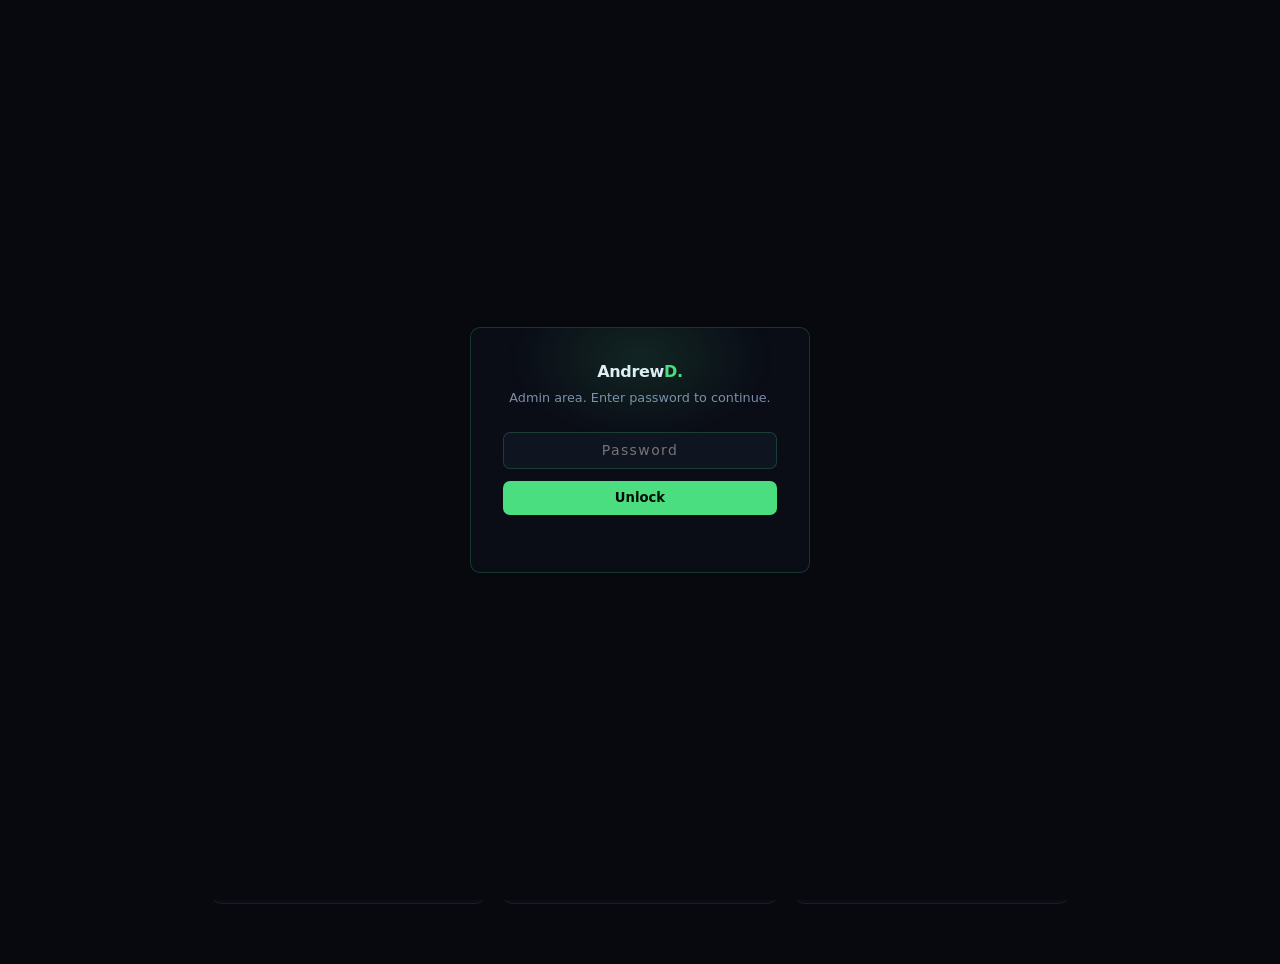
<file: admin.html>
<!DOCTYPE html>
<html lang="en">
<head>
  <meta charset="UTF-8" />
  <meta name="viewport" content="width=device-width, initial-scale=1.0" />
  <title>Admin | Andrew D.</title>
  <link rel="icon" type="image/svg+xml" href="favicon.svg" />
  <link rel="stylesheet" href="style.css" />
  <style>
    .wrap { max-width: 960px; padding: 80px max(1.5rem,4vw) 60px; }
    .admin-grid { display: grid; grid-template-columns: repeat(3,1fr); gap: 1rem; margin-top: 1.5rem; }
    .admin-card {
      background: var(--bg-card); border: 1px solid var(--border);
      border-radius: var(--radius); padding: 1.5rem;
      text-decoration: none; color: var(--text);
      transition: border-color .2s, transform .2s, box-shadow .2s;
      display: flex; flex-direction: column; gap: .65rem;
    }
    .admin-card:hover { border-color: var(--border-g); transform: translateY(-2px); box-shadow: 0 6px 28px rgba(74,222,128,.07); }
    .admin-card-ico { font-size: 1.5rem; }
    .admin-card-title { font-size: .95rem; font-weight: 700; }
    .admin-card-desc { font-size: .75rem; color: var(--muted-2); line-height: 1.55; }
    .admin-card-link { font-size: .72rem; color: var(--green); margin-top: auto; }
    .stat-row { display: grid; grid-template-columns: repeat(4,1fr); gap: 1rem; margin-bottom: 2rem; }
    .stat-card { background: var(--bg-card); border: 1px solid var(--border); border-radius: var(--radius); padding: 1rem 1.25rem; }
    .stat-label { font-size: .65rem; color: var(--muted); font-weight: 700; letter-spacing: .08em; text-transform: uppercase; margin-bottom: .35rem; }
    .stat-val { font-size: 1.3rem; font-weight: 800; color: var(--green); letter-spacing: -.03em; }
    .stat-sub { font-size: .68rem; color: var(--muted-2); margin-top: .1rem; }
    @media (max-width: 720px) {
      .admin-grid { grid-template-columns: 1fr; }
      .stat-row { grid-template-columns: 1fr 1fr; }
    }
  </style>
</head>
<body>

<div id="pw-overlay">
  <div class="pw-box">
    <div class="pw-logo">Andrew<span>D.</span></div>
    <div class="pw-title">Admin area. Enter password to continue.</div>
    <input class="pw-input" type="password" id="pwInput" placeholder="Password" onkeydown="if(event.key==='Enter')checkPw()" autofocus />
    <button class="pw-btn" onclick="checkPw()">Unlock</button>
    <div class="pw-error" id="pwError"></div>
  </div>
</div>

<style>
  #pw-overlay { position:fixed;inset:0;z-index:9999;background:var(--bg);display:flex;align-items:center;justify-content:center; }
  .pw-box { background:var(--bg-card);border:1px solid var(--border-g);border-radius:var(--radius);padding:2rem;width:100%;max-width:340px;text-align:center;position:relative;overflow:hidden; }
  .pw-box::before { content:'';position:absolute;top:-60px;left:50%;transform:translateX(-50%);width:280px;height:180px;background:radial-gradient(ellipse,rgba(74,222,128,.12) 0%,transparent 68%);pointer-events:none; }
  .pw-logo { font-weight:800;font-size:1rem;letter-spacing:-.02em;margin-bottom:.3rem; }
  .pw-logo span { color:var(--green); }
  .pw-title { font-size:.8rem;color:var(--muted-2);margin-bottom:1.5rem; }
  .pw-input { width:100%;padding:.6rem 1rem;background:var(--bg-3);border:1px solid var(--border);border-radius:var(--r-sm);color:var(--text);font-family:inherit;font-size:.875rem;outline:none;transition:border-color .15s;margin-bottom:.75rem;text-align:center;letter-spacing:.1em; }
  .pw-input:focus { border-color:var(--border-g); }
  .pw-btn { width:100%;padding:.6rem;background:var(--green);color:#020d02;border:none;border-radius:var(--r-sm);font-family:inherit;font-size:.825rem;font-weight:700;cursor:pointer;transition:all .15s; }
  .pw-btn:hover { background:#72ebb0; }
  .pw-error { font-size:.72rem;color:#f87171;margin-top:.6rem;min-height:1rem; }
</style>

<script>
  function checkPw() {
    if (document.getElementById('pwInput').value === 'nissi') {
      document.getElementById('pw-overlay').style.display = 'none';
    } else {
      document.getElementById('pwError').textContent = 'Incorrect password. Try again.';
      document.getElementById('pwInput').value = '';
      document.getElementById('pwInput').focus();
    }
  }
</script>

<nav>
  <a href="/" class="nav-logo">Andrew<span class="g">D.</span></a>
  <a href="/" class="nav-back">&#8592; Back to Portfolio</a>
</nav>

<div class="wrap">

  <div class="page-header">
    <div class="page-label">Admin</div>
    <h1 class="page-title">Admin Dashboard</h1>
    <p class="page-sub">Site management, documentation, and changelog</p>
    <p class="page-meta">Last updated: May 14, 2026</p>
  </div>

  <!-- Quick stats -->
  <div class="stat-row">
    <div class="stat-card">
      <div class="stat-label">Total Pages</div>
      <div class="stat-val">7</div>
      <div class="stat-sub">index, projects, vibe-lab, admin, docs, changelog, documentation</div>
    </div>
    <div class="stat-card">
      <div class="stat-label">Active Projects</div>
      <div class="stat-val">4</div>
      <div class="stat-sub">Cloud migration, Loyalty App, Casa, Dividend Scanner</div>
    </div>
    <div class="stat-card">
      <div class="stat-label">Upcoming</div>
      <div class="stat-val">6</div>
      <div class="stat-sub">Casino and Casa WP site rebuilds</div>
    </div>
    <div class="stat-card">
      <div class="stat-label">Hosted On</div>
      <div class="stat-val" style="font-size:.95rem;">Vercel</div>
      <div class="stat-sub">andrewdaugdaug.com</div>
    </div>
  </div>

  <!-- Nav cards -->
  <div class="sec-label">Pages</div>
  <div class="admin-grid">

    <a href="/projects" class="admin-card">
      <div class="admin-card-ico">📋</div>
      <div class="admin-card-title">Project Tracker</div>
      <div class="admin-card-desc">Active projects, upcoming pipeline, and work status overview.</div>
      <div class="admin-card-link">Open Project Tracker ↗</div>
    </a>

    <a href="/vibe-lab" class="admin-card">
      <div class="admin-card-ico">⚡</div>
      <div class="admin-card-title">Vibe Lab</div>
      <div class="admin-card-desc">AI-assisted projects showcase — CebuSpark, AI Profile Switcher, Casino Loyalty App, and more.</div>
      <div class="admin-card-link">Open Vibe Lab ↗</div>
    </a>

    <a href="/documentation" class="admin-card">
      <div class="admin-card-ico">📄</div>
      <div class="admin-card-title">Documentation</div>
      <div class="admin-card-desc">Site structure, file references, deployment notes, and technical details.</div>
      <div class="admin-card-link">Open Documentation ↗</div>
    </a>

    <a href="/changelog" class="admin-card">
      <div class="admin-card-ico">🕐</div>
      <div class="admin-card-title">Changelog</div>
      <div class="admin-card-desc">History of updates, improvements, and changes made to the site.</div>
      <div class="admin-card-link">Open Changelog ↗</div>
    </a>

    <a href="/" class="admin-card">
      <div class="admin-card-ico">🌐</div>
      <div class="admin-card-title">Portfolio</div>
      <div class="admin-card-desc">Main public-facing portfolio homepage at andrewdaugdaug.com.</div>
      <div class="admin-card-link">Open Portfolio ↗</div>
    </a>

    <a href="https://github.com/ghub-drew/andrewdaugdaug" target="_blank" rel="noopener" class="admin-card">
      <div class="admin-card-ico">🔗</div>
      <div class="admin-card-title">GitHub Repo</div>
      <div class="admin-card-desc">Source code repository hosted on GitHub, connected to Vercel for auto-deploy.</div>
      <div class="admin-card-link">Open GitHub ↗</div>
    </a>

  </div>
</div>
<!-- Cloudflare Web Analytics --><script defer src='https://static.cloudflareinsights.com/beacon.min.js' data-cf-beacon='{"token": "b1ae38358fe046e6863e306229b579c2"}'></script><!-- End Cloudflare Web Analytics -->
</body>
</html>
</file>
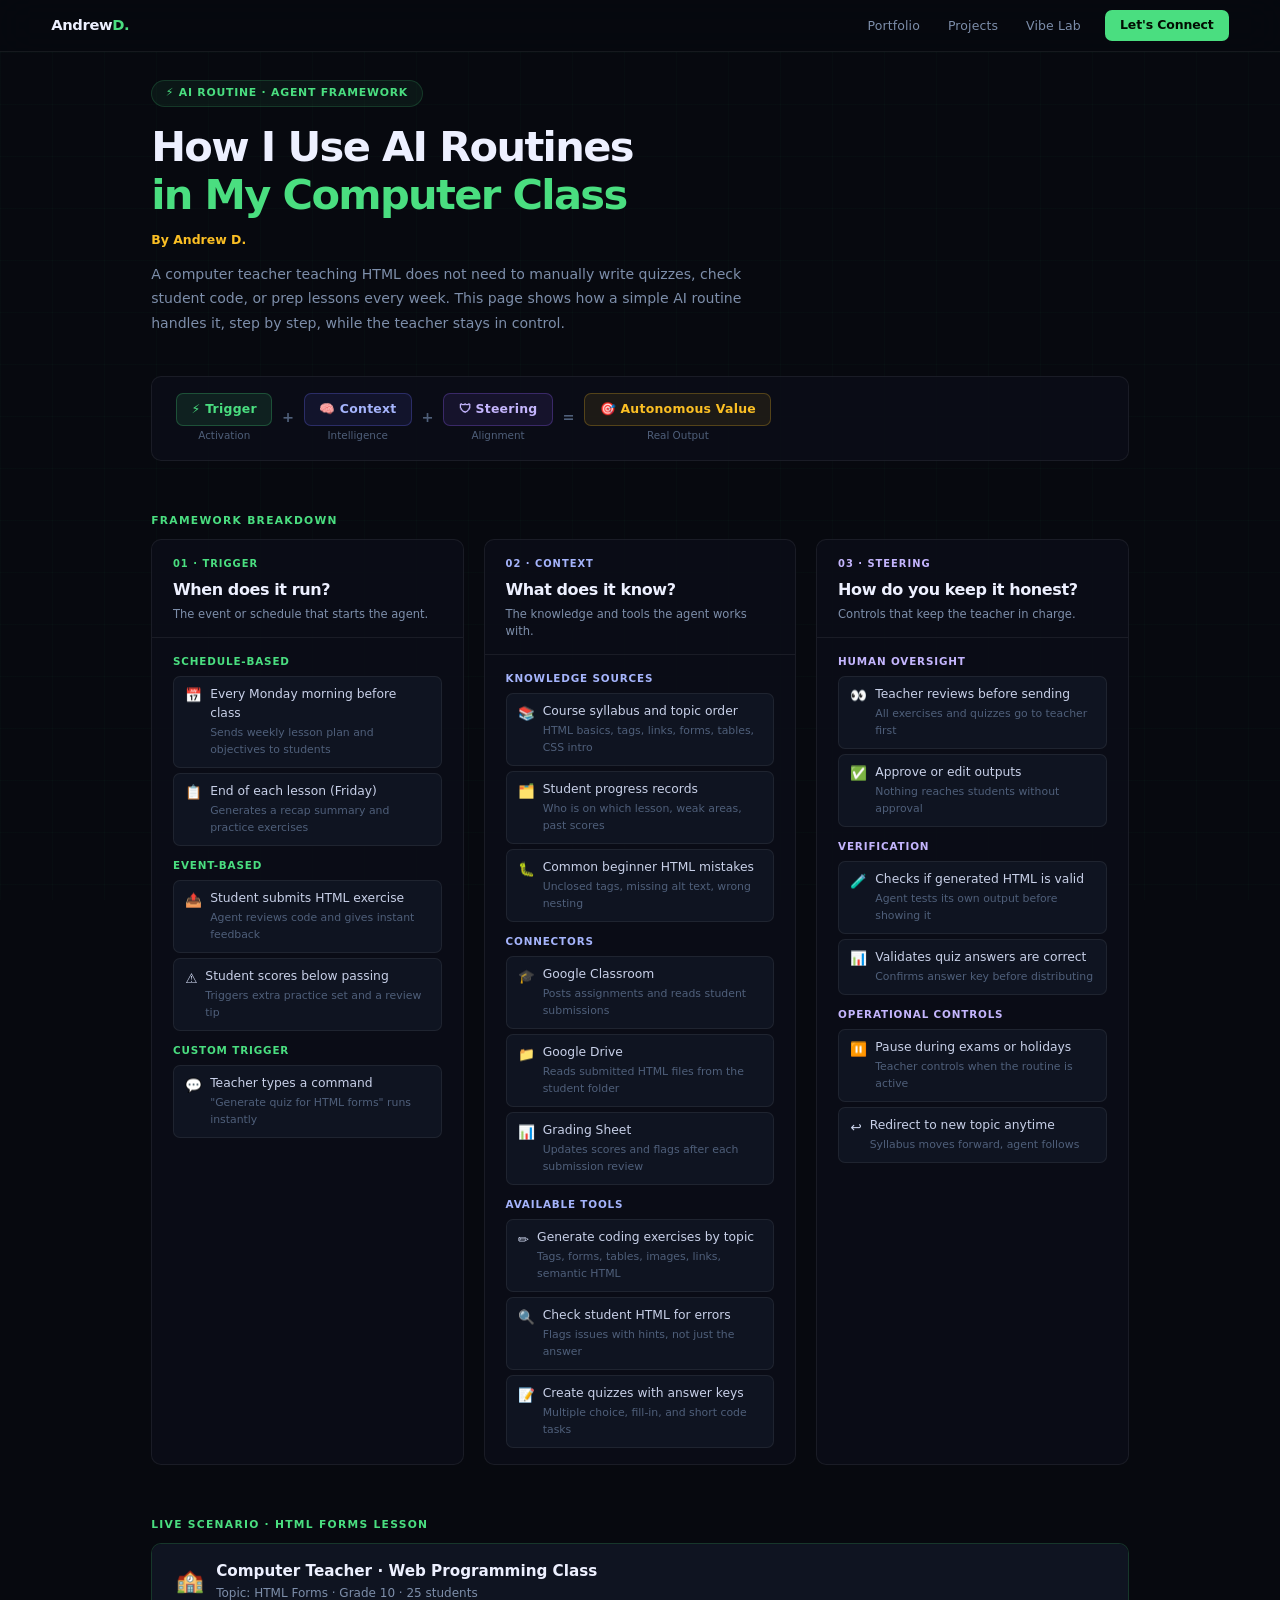
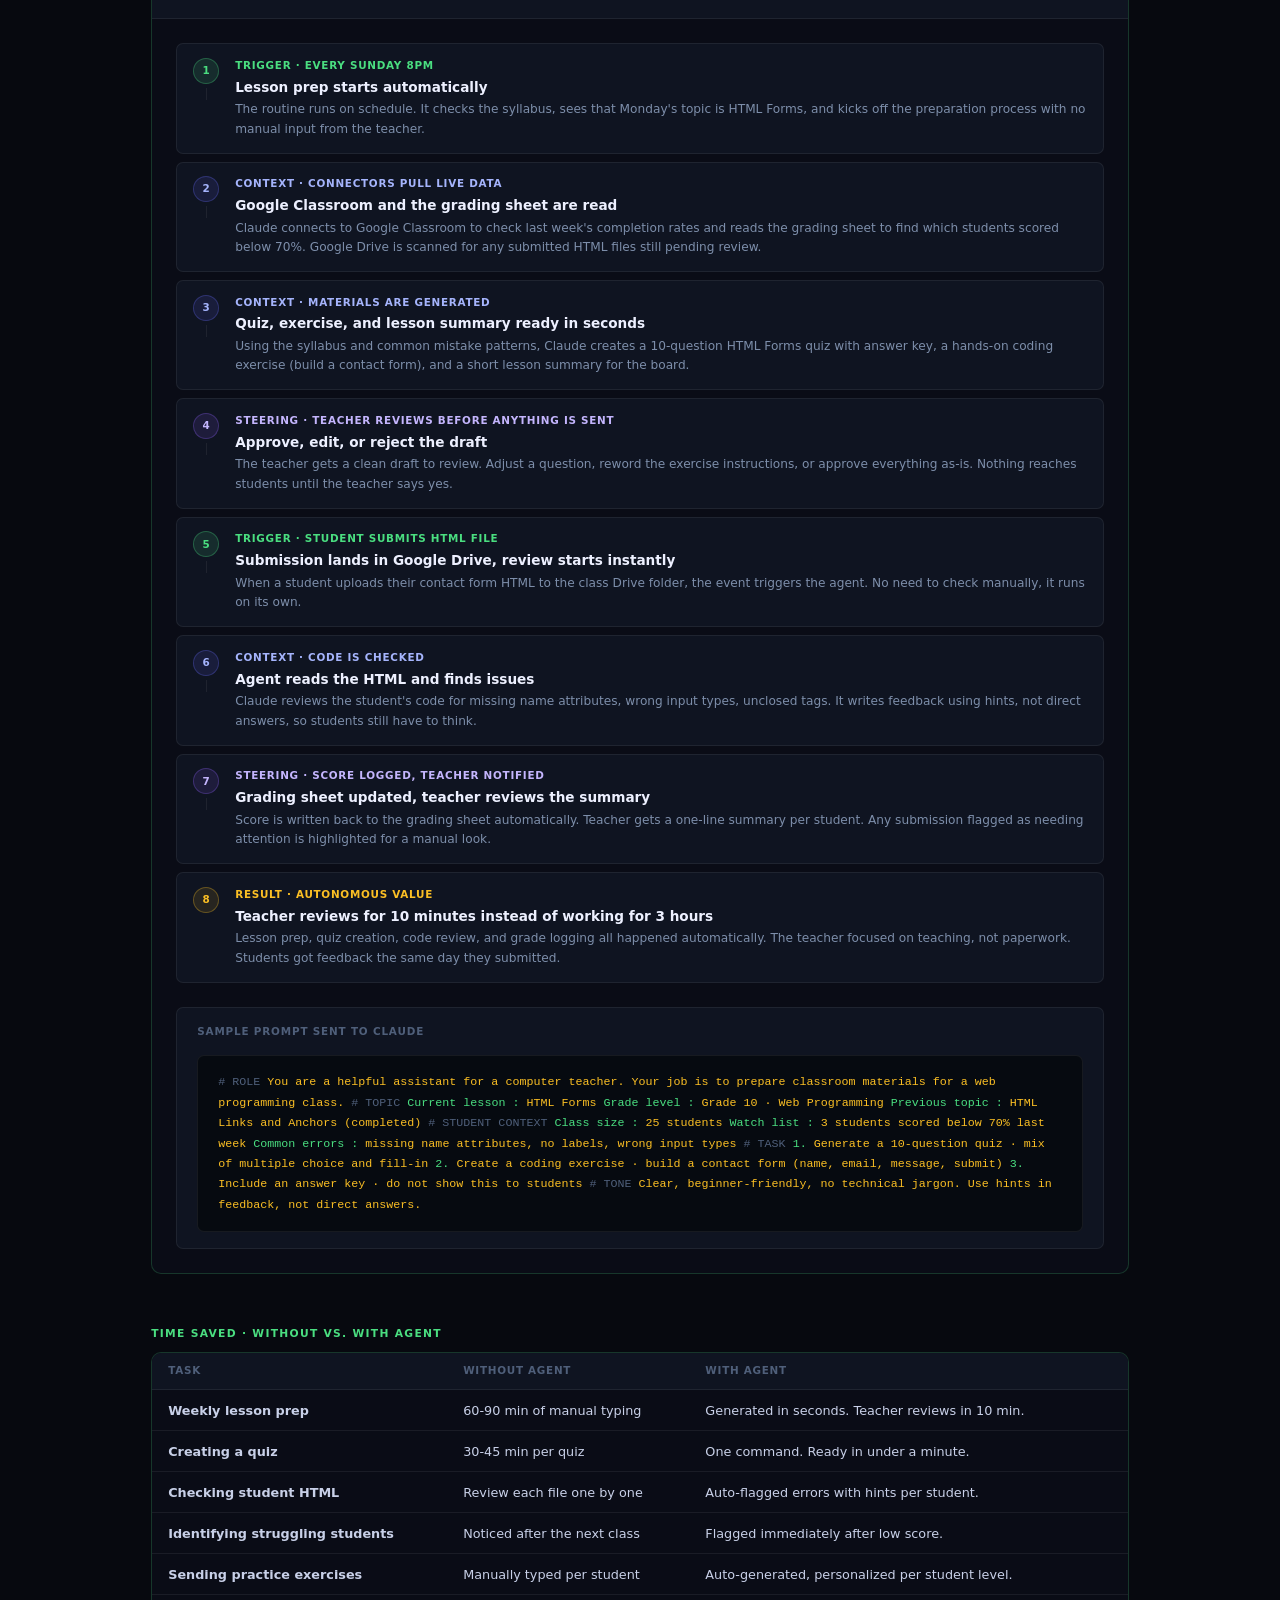
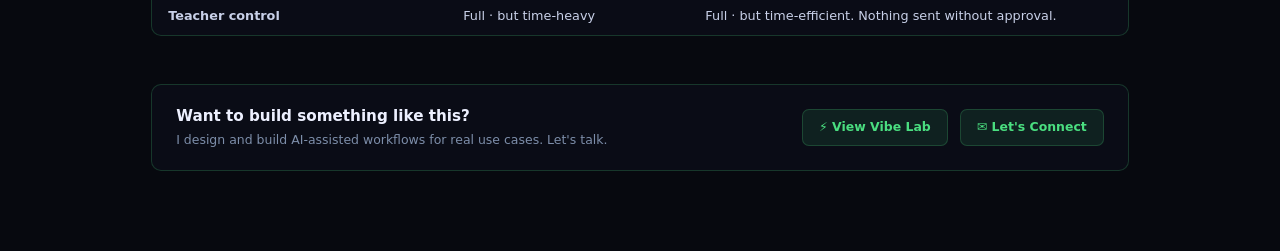
<file: ai-routine.html>
<!DOCTYPE html>
<html lang="en">
<head>
  <meta charset="UTF-8" />
  <meta name="viewport" content="width=device-width, initial-scale=1.0" />
  <title>How I Use AI Routines in My Computer Class | Andrew D.</title>
  <meta name="description" content="A practical example of using AI routines in a web programming class. How a computer teacher automates lesson prep, quizzes, and student feedback with Claude while staying in control." />
  <link rel="icon" type="image/svg+xml" href="favicon.svg" />
  <link rel="stylesheet" href="style.css" />
  <link rel="preconnect" href="https://static.cloudflareinsights.com" crossorigin />
  <style>
    .wrap { max-width: 1080px; padding: 80px max(1.5rem,4vw) 80px; }

    /* HERO */
    .wf-badge {
      display: inline-flex; align-items: center; gap: .42rem;
      background: rgba(74,222,128,.065); border: 1px solid rgba(74,222,128,.17);
      border-radius: 100px; padding: .28rem .85rem;
      font-size: .68rem; font-weight: 700; color: var(--green);
      letter-spacing: .07em; text-transform: uppercase; margin-bottom: 1rem;
    }
    .wf-title { font-size: clamp(1.7rem,4.5vw,2.6rem); font-weight: 800; letter-spacing: -.04em; line-height: 1.15; margin-bottom: .75rem; }
    .wf-title .g { color: var(--green); }
    .wf-sub { color: var(--muted-2); font-size: .88rem; line-height: 1.75; max-width: 600px; margin-bottom: 2.5rem; }

    /* FORMULA BAR */
    .formula-bar {
      display: flex; align-items: center; gap: .6rem; flex-wrap: wrap;
      background: var(--bg-card); border: 1px solid var(--border);
      border-radius: var(--radius); padding: 1rem 1.5rem;
      margin-bottom: 3rem;
    }
    .formula-chip {
      display: inline-flex; align-items: center; gap: .4rem;
      border-radius: var(--r-sm); padding: .4rem .9rem;
      font-size: .78rem; font-weight: 700; letter-spacing: .02em;
    }
    .fc-trigger  { background: rgba(74,222,128,.1);  border: 1px solid rgba(74,222,128,.25);  color: var(--green); }
    .fc-context  { background: rgba(99,102,241,.1);  border: 1px solid rgba(99,102,241,.3);   color: #a5b4fc; }
    .fc-steering { background: rgba(139,92,246,.1);  border: 1px solid rgba(139,92,246,.3);   color: #c4b5fd; }
    .fc-result   { background: rgba(251,191,36,.08); border: 1px solid rgba(251,191,36,.25);  color: #fbbf24; }
    .formula-eq  { color: var(--muted); font-size: .9rem; font-weight: 700; }
    .formula-label { font-size: .65rem; color: var(--muted); display: block; font-weight: 500; margin-top: .15rem; text-align: center; }

    /* THREE COLUMNS */
    .wf-grid {
      display: grid; grid-template-columns: repeat(3,1fr); gap: 1.25rem;
      margin-bottom: 3rem;
    }
    .wf-col {
      background: var(--bg-card); border: 1px solid var(--border);
      border-radius: var(--radius); overflow: hidden;
      display: flex; flex-direction: column;
    }
    .wf-col-head {
      padding: 1.1rem 1.3rem .85rem;
      border-bottom: 1px solid var(--border);
    }
    .wf-col-num {
      font-size: .62rem; font-weight: 800; letter-spacing: .1em;
      text-transform: uppercase; margin-bottom: .35rem;
    }
    .num-trigger  { color: var(--green); }
    .num-context  { color: #a5b4fc; }
    .num-steering { color: #c4b5fd; }

    .wf-col-title { font-size: 1rem; font-weight: 800; letter-spacing: -.025em; margin-bottom: .25rem; }
    .wf-col-purpose { font-size: .72rem; color: var(--muted-2); }

    .wf-col-body { padding: 1rem 1.3rem; flex: 1; display: flex; flex-direction: column; gap: .75rem; }

    .wf-group-label {
      font-size: .65rem; font-weight: 800; letter-spacing: .08em;
      text-transform: uppercase; margin-bottom: .4rem;
    }
    .gl-trigger  { color: var(--green); }
    .gl-context  { color: #a5b4fc; }
    .gl-steering { color: #c4b5fd; }

    .wf-item-list { display: flex; flex-direction: column; gap: .3rem; }
    .wf-item {
      display: flex; align-items: flex-start; gap: .5rem;
      font-size: .77rem; color: var(--text-2); line-height: 1.55;
      background: var(--bg-3); border: 1px solid var(--border);
      border-radius: var(--r-sm); padding: .5rem .7rem;
    }
    .wf-item-icon { font-size: .85rem; flex-shrink: 0; margin-top: .05rem; }
    .wf-item-text { }
    .wf-item-sub { font-size: .68rem; color: var(--muted); margin-top: .15rem; }

    /* REAL LIFE SCENARIO */
    .scenario-card {
      background: var(--bg-card); border: 1px solid var(--border-g);
      border-radius: var(--radius); overflow: hidden; margin-bottom: 3rem;
    }
    .scenario-head {
      padding: 1rem 1.5rem; background: var(--bg-3);
      border-bottom: 1px solid var(--border);
      display: flex; align-items: center; gap: .75rem;
    }
    .scenario-icon { font-size: 1.4rem; }
    .scenario-title { font-size: .95rem; font-weight: 800; }
    .scenario-sub { font-size: .75rem; color: var(--muted-2); margin-top: .1rem; }
    .scenario-body { padding: 1.5rem; }

    /* Flow steps */
    .flow-steps { display: flex; flex-direction: column; gap: .5rem; margin-bottom: 1.5rem; }
    .flow-step {
      display: flex; align-items: flex-start; gap: 1rem;
      padding: .85rem 1rem; background: var(--bg-3);
      border: 1px solid var(--border); border-radius: var(--r-sm);
      transition: border-color .2s;
    }
    .flow-step:hover { border-color: var(--border-g); }
    .flow-step-left { display: flex; flex-direction: column; align-items: center; gap: .25rem; flex-shrink: 0; }
    .step-num {
      width: 26px; height: 26px; border-radius: 50%;
      display: flex; align-items: center; justify-content: center;
      font-size: .65rem; font-weight: 800;
    }
    .sn-trigger  { background: rgba(74,222,128,.12);  border: 1px solid rgba(74,222,128,.3);  color: var(--green); }
    .sn-context  { background: rgba(99,102,241,.12);  border: 1px solid rgba(99,102,241,.3);  color: #a5b4fc; }
    .sn-steering { background: rgba(139,92,246,.12);  border: 1px solid rgba(139,92,246,.3);  color: #c4b5fd; }
    .sn-output   { background: rgba(251,191,36,.1);   border: 1px solid rgba(251,191,36,.3);  color: #fbbf24; }

    .step-connector { width: 1px; height: 100%; min-height: 12px; background: var(--border); }
    .flow-step-right { flex: 1; }
    .flow-step-label { font-size: .65rem; font-weight: 700; letter-spacing: .07em; text-transform: uppercase; margin-bottom: .2rem; }
    .fl-trigger  { color: var(--green); }
    .fl-context  { color: #a5b4fc; }
    .fl-steering { color: #c4b5fd; }
    .fl-output   { color: #fbbf24; }
    .flow-step-title { font-size: .85rem; font-weight: 700; margin-bottom: .2rem; }
    .flow-step-desc  { font-size: .76rem; color: var(--muted-2); line-height: 1.6; }

    /* Comparison table */
    .compare-table { width: 100%; border-collapse: collapse; font-size: .78rem; }
    .compare-table th {
      padding: .65rem 1rem; text-align: left; font-size: .65rem;
      font-weight: 700; letter-spacing: .07em; text-transform: uppercase;
      color: var(--muted); background: var(--bg-3);
      border-bottom: 1px solid var(--border);
    }
    .compare-table td { padding: .65rem 1rem; border-bottom: 1px solid var(--border); color: var(--text-2); vertical-align: top; }
    .compare-table tr:last-child td { border-bottom: none; }
    .compare-table tr:hover td { background: rgba(255,255,255,.015); }
    .td-task { font-weight: 600; color: var(--text); }
    .td-without { color: #f87171; }
    .td-with { color: var(--green); }

    /* Output preview */
    .output-card {
      background: var(--bg-3); border: 1px solid var(--border);
      border-radius: var(--r-sm); padding: 1rem 1.25rem; margin-top: 1.25rem;
    }
    .output-label { font-size: .65rem; font-weight: 700; letter-spacing: .08em; text-transform: uppercase; color: var(--muted); margin-bottom: .75rem; }
    .output-item { display: flex; align-items: flex-start; gap: .6rem; font-size: .78rem; color: var(--text-2); line-height: 1.55; margin-bottom: .45rem; }
    .output-dot { width: 5px; height: 5px; border-radius: 50%; background: var(--green); flex-shrink: 0; margin-top: .45rem; }

    /* Prompt block */
    .prompt-block {
      background: #060a10; border: 1px solid var(--border);
      border-radius: var(--r-sm); padding: 1rem 1.25rem;
      font-family: 'JetBrains Mono', 'Fira Code', monospace;
      font-size: .73rem; color: #a5b4fc; line-height: 1.75;
      margin-top: 1rem; overflow-x: auto;
    }
    .prompt-comment { color: var(--muted); }
    .prompt-key { color: var(--green); }
    .prompt-val { color: #fbbf24; }

    /* CTA strip */
    .cta-strip {
      display: flex; align-items: center; justify-content: space-between;
      flex-wrap: wrap; gap: 1rem;
      background: var(--bg-card); border: 1px solid var(--border-g);
      border-radius: var(--radius); padding: 1.25rem 1.5rem;
    }
    .cta-strip-text { }
    .cta-strip-title { font-size: .95rem; font-weight: 800; margin-bottom: .2rem; }
    .cta-strip-sub { font-size: .78rem; color: var(--muted-2); }
    .cta-strip-links { display: flex; gap: .75rem; flex-wrap: wrap; }
    .cta-btn-ghost {
      display: inline-flex; align-items: center; gap: .35rem;
      padding: .5rem 1rem; border: 1px solid var(--border-g);
      border-radius: var(--r-sm); font-size: .78rem; font-weight: 600;
      color: var(--green); text-decoration: none; background: var(--glow);
      transition: all .15s;
    }
    .cta-btn-ghost:hover { background: rgba(74,222,128,.15); }

    @media (max-width: 860px) { .wf-grid { grid-template-columns: 1fr; } }
    @media (max-width: 600px) { .formula-bar { gap: .4rem; } .formula-eq { display: none; } }
  </style>
</head>
<body>

<nav>
  <a href="/" class="nav-logo">Andrew<span class="g">D.</span></a>
  <ul class="nav-links" id="navLinks">
    <li><a href="/">Portfolio</a></li>
    <li><a href="/projects">Projects</a></li>
    <li><a href="/vibe-lab">Vibe Lab</a></li>
  </ul>
  <a href="/#contact" class="btn btn-green nav-cta-btn">Let's Connect</a>
  <button class="hamburger" id="ham" aria-label="Menu">
    <span></span><span></span><span></span>
  </button>
</nav>

<div class="wrap">

  <!-- HERO -->
  <div class="rv">
    <div class="wf-badge">⚡ AI Routine · Agent Framework</div>
    <h1 class="wf-title">How I Use AI Routines<br><span class="g">in My Computer Class</span></h1>
    <p style="font-size:.78rem;color:#fbbf24;margin-bottom:.75rem;font-weight:700;">By Andrew D.</p>
    <p class="wf-sub">A computer teacher teaching HTML does not need to manually write quizzes, check student code, or prep lessons every week. This page shows how a simple AI routine handles it, step by step, while the teacher stays in control.</p>
  </div>

  <!-- FORMULA -->
  <div class="formula-bar rv">
    <div>
      <span class="formula-chip fc-trigger">⚡ Trigger</span>
      <span class="formula-label">Activation</span>
    </div>
    <span class="formula-eq">+</span>
    <div>
      <span class="formula-chip fc-context">🧠 Context</span>
      <span class="formula-label">Intelligence</span>
    </div>
    <span class="formula-eq">+</span>
    <div>
      <span class="formula-chip fc-steering">🛡 Steering</span>
      <span class="formula-label">Alignment</span>
    </div>
    <span class="formula-eq">=</span>
    <div>
      <span class="formula-chip fc-result">🎯 Autonomous Value</span>
      <span class="formula-label">Real Output</span>
    </div>
  </div>

  <!-- THREE COLUMNS -->
  <div class="sec-label">Framework Breakdown</div>
  <div class="wf-grid">

    <!-- TRIGGER -->
    <div class="wf-col rv">
      <div class="wf-col-head">
        <div class="wf-col-num num-trigger">01 · Trigger</div>
        <div class="wf-col-title">When does it run?</div>
        <div class="wf-col-purpose">The event or schedule that starts the agent.</div>
      </div>
      <div class="wf-col-body">

        <div>
          <div class="wf-group-label gl-trigger">Schedule-Based</div>
          <div class="wf-item-list">
            <div class="wf-item"><span class="wf-item-icon">📅</span><div><div class="wf-item-text">Every Monday morning before class</div><div class="wf-item-sub">Sends weekly lesson plan and objectives to students</div></div></div>
            <div class="wf-item"><span class="wf-item-icon">📋</span><div><div class="wf-item-text">End of each lesson (Friday)</div><div class="wf-item-sub">Generates a recap summary and practice exercises</div></div></div>
          </div>
        </div>

        <div>
          <div class="wf-group-label gl-trigger">Event-Based</div>
          <div class="wf-item-list">
            <div class="wf-item"><span class="wf-item-icon">📤</span><div><div class="wf-item-text">Student submits HTML exercise</div><div class="wf-item-sub">Agent reviews code and gives instant feedback</div></div></div>
            <div class="wf-item"><span class="wf-item-icon">⚠️</span><div><div class="wf-item-text">Student scores below passing</div><div class="wf-item-sub">Triggers extra practice set and a review tip</div></div></div>
          </div>
        </div>

        <div>
          <div class="wf-group-label gl-trigger">Custom Trigger</div>
          <div class="wf-item-list">
            <div class="wf-item"><span class="wf-item-icon">💬</span><div><div class="wf-item-text">Teacher types a command</div><div class="wf-item-sub">"Generate quiz for HTML forms" runs instantly</div></div></div>
          </div>
        </div>

      </div>
    </div>

    <!-- CONTEXT -->
    <div class="wf-col rv">
      <div class="wf-col-head">
        <div class="wf-col-num num-context">02 · Context</div>
        <div class="wf-col-title">What does it know?</div>
        <div class="wf-col-purpose">The knowledge and tools the agent works with.</div>
      </div>
      <div class="wf-col-body">

        <div>
          <div class="wf-group-label gl-context">Knowledge Sources</div>
          <div class="wf-item-list">
            <div class="wf-item"><span class="wf-item-icon">📚</span><div><div class="wf-item-text">Course syllabus and topic order</div><div class="wf-item-sub">HTML basics, tags, links, forms, tables, CSS intro</div></div></div>
            <div class="wf-item"><span class="wf-item-icon">🗂️</span><div><div class="wf-item-text">Student progress records</div><div class="wf-item-sub">Who is on which lesson, weak areas, past scores</div></div></div>
            <div class="wf-item"><span class="wf-item-icon">🐛</span><div><div class="wf-item-text">Common beginner HTML mistakes</div><div class="wf-item-sub">Unclosed tags, missing alt text, wrong nesting</div></div></div>
          </div>
        </div>

        <div>
          <div class="wf-group-label gl-context">Connectors</div>
          <div class="wf-item-list">
            <div class="wf-item"><span class="wf-item-icon">🎓</span><div><div class="wf-item-text">Google Classroom</div><div class="wf-item-sub">Posts assignments and reads student submissions</div></div></div>
            <div class="wf-item"><span class="wf-item-icon">📁</span><div><div class="wf-item-text">Google Drive</div><div class="wf-item-sub">Reads submitted HTML files from the student folder</div></div></div>
            <div class="wf-item"><span class="wf-item-icon">📊</span><div><div class="wf-item-text">Grading Sheet</div><div class="wf-item-sub">Updates scores and flags after each submission review</div></div></div>
          </div>
        </div>

        <div>
          <div class="wf-group-label gl-context">Available Tools</div>
          <div class="wf-item-list">
            <div class="wf-item"><span class="wf-item-icon">✏️</span><div><div class="wf-item-text">Generate coding exercises by topic</div><div class="wf-item-sub">Tags, forms, tables, images, links, semantic HTML</div></div></div>
            <div class="wf-item"><span class="wf-item-icon">🔍</span><div><div class="wf-item-text">Check student HTML for errors</div><div class="wf-item-sub">Flags issues with hints, not just the answer</div></div></div>
            <div class="wf-item"><span class="wf-item-icon">📝</span><div><div class="wf-item-text">Create quizzes with answer keys</div><div class="wf-item-sub">Multiple choice, fill-in, and short code tasks</div></div></div>
          </div>
        </div>

      </div>
    </div>

    <!-- STEERING -->
    <div class="wf-col rv">
      <div class="wf-col-head">
        <div class="wf-col-num num-steering">03 · Steering</div>
        <div class="wf-col-title">How do you keep it honest?</div>
        <div class="wf-col-purpose">Controls that keep the teacher in charge.</div>
      </div>
      <div class="wf-col-body">

        <div>
          <div class="wf-group-label gl-steering">Human Oversight</div>
          <div class="wf-item-list">
            <div class="wf-item"><span class="wf-item-icon">👀</span><div><div class="wf-item-text">Teacher reviews before sending</div><div class="wf-item-sub">All exercises and quizzes go to teacher first</div></div></div>
            <div class="wf-item"><span class="wf-item-icon">✅</span><div><div class="wf-item-text">Approve or edit outputs</div><div class="wf-item-sub">Nothing reaches students without approval</div></div></div>
          </div>
        </div>

        <div>
          <div class="wf-group-label gl-steering">Verification</div>
          <div class="wf-item-list">
            <div class="wf-item"><span class="wf-item-icon">🧪</span><div><div class="wf-item-text">Checks if generated HTML is valid</div><div class="wf-item-sub">Agent tests its own output before showing it</div></div></div>
            <div class="wf-item"><span class="wf-item-icon">📊</span><div><div class="wf-item-text">Validates quiz answers are correct</div><div class="wf-item-sub">Confirms answer key before distributing</div></div></div>
          </div>
        </div>

        <div>
          <div class="wf-group-label gl-steering">Operational Controls</div>
          <div class="wf-item-list">
            <div class="wf-item"><span class="wf-item-icon">⏸️</span><div><div class="wf-item-text">Pause during exams or holidays</div><div class="wf-item-sub">Teacher controls when the routine is active</div></div></div>
            <div class="wf-item"><span class="wf-item-icon">↩️</span><div><div class="wf-item-text">Redirect to new topic anytime</div><div class="wf-item-sub">Syllabus moves forward, agent follows</div></div></div>
          </div>
        </div>

      </div>
    </div>

  </div>

  <!-- REAL SCENARIO -->
  <div class="sec-label">Live Scenario · HTML Forms Lesson</div>
  <div class="scenario-card rv">
    <div class="scenario-head">
      <div class="scenario-icon">🏫</div>
      <div>
        <div class="scenario-title">Computer Teacher · Web Programming Class</div>
        <div class="scenario-sub">Topic: HTML Forms · Grade 10 · 25 students</div>
      </div>
    </div>
    <div class="scenario-body">

      <div class="flow-steps">

        <div class="flow-step">
          <div class="flow-step-left">
            <div class="step-num sn-trigger">1</div>
            <div class="step-connector"></div>
          </div>
          <div class="flow-step-right">
            <div class="flow-step-label fl-trigger">Trigger · Every Sunday 8PM</div>
            <div class="flow-step-title">Lesson prep starts automatically</div>
            <div class="flow-step-desc">The routine runs on schedule. It checks the syllabus, sees that Monday's topic is HTML Forms, and kicks off the preparation process with no manual input from the teacher.</div>
          </div>
        </div>

        <div class="flow-step">
          <div class="flow-step-left">
            <div class="step-num sn-context">2</div>
            <div class="step-connector"></div>
          </div>
          <div class="flow-step-right">
            <div class="flow-step-label fl-context">Context · Connectors pull live data</div>
            <div class="flow-step-title">Google Classroom and the grading sheet are read</div>
            <div class="flow-step-desc">Claude connects to Google Classroom to check last week's completion rates and reads the grading sheet to find which students scored below 70%. Google Drive is scanned for any submitted HTML files still pending review.</div>
          </div>
        </div>

        <div class="flow-step">
          <div class="flow-step-left">
            <div class="step-num sn-context">3</div>
            <div class="step-connector"></div>
          </div>
          <div class="flow-step-right">
            <div class="flow-step-label fl-context">Context · Materials are generated</div>
            <div class="flow-step-title">Quiz, exercise, and lesson summary ready in seconds</div>
            <div class="flow-step-desc">Using the syllabus and common mistake patterns, Claude creates a 10-question HTML Forms quiz with answer key, a hands-on coding exercise (build a contact form), and a short lesson summary for the board.</div>
          </div>
        </div>

        <div class="flow-step">
          <div class="flow-step-left">
            <div class="step-num sn-steering">4</div>
            <div class="step-connector"></div>
          </div>
          <div class="flow-step-right">
            <div class="flow-step-label fl-steering">Steering · Teacher reviews before anything is sent</div>
            <div class="flow-step-title">Approve, edit, or reject the draft</div>
            <div class="flow-step-desc">The teacher gets a clean draft to review. Adjust a question, reword the exercise instructions, or approve everything as-is. Nothing reaches students until the teacher says yes.</div>
          </div>
        </div>

        <div class="flow-step">
          <div class="flow-step-left">
            <div class="step-num sn-trigger">5</div>
            <div class="step-connector"></div>
          </div>
          <div class="flow-step-right">
            <div class="flow-step-label fl-trigger">Trigger · Student submits HTML file</div>
            <div class="flow-step-title">Submission lands in Google Drive, review starts instantly</div>
            <div class="flow-step-desc">When a student uploads their contact form HTML to the class Drive folder, the event triggers the agent. No need to check manually, it runs on its own.</div>
          </div>
        </div>

        <div class="flow-step">
          <div class="flow-step-left">
            <div class="step-num sn-context">6</div>
            <div class="step-connector"></div>
          </div>
          <div class="flow-step-right">
            <div class="flow-step-label fl-context">Context · Code is checked</div>
            <div class="flow-step-title">Agent reads the HTML and finds issues</div>
            <div class="flow-step-desc">Claude reviews the student's code for missing name attributes, wrong input types, unclosed tags. It writes feedback using hints, not direct answers, so students still have to think.</div>
          </div>
        </div>

        <div class="flow-step">
          <div class="flow-step-left">
            <div class="step-num sn-steering">7</div>
            <div class="step-connector"></div>
          </div>
          <div class="flow-step-right">
            <div class="flow-step-label fl-steering">Steering · Score logged, teacher notified</div>
            <div class="flow-step-title">Grading sheet updated, teacher reviews the summary</div>
            <div class="flow-step-desc">Score is written back to the grading sheet automatically. Teacher gets a one-line summary per student. Any submission flagged as needing attention is highlighted for a manual look.</div>
          </div>
        </div>

        <div class="flow-step">
          <div class="flow-step-left">
            <div class="step-num sn-output">8</div>
          </div>
          <div class="flow-step-right">
            <div class="flow-step-label fl-output">Result · Autonomous Value</div>
            <div class="flow-step-title">Teacher reviews for 10 minutes instead of working for 3 hours</div>
            <div class="flow-step-desc">Lesson prep, quiz creation, code review, and grade logging all happened automatically. The teacher focused on teaching, not paperwork. Students got feedback the same day they submitted.</div>
          </div>
        </div>

      </div>

      <!-- What the agent actually produces -->
      <div class="output-card">
        <div class="output-label">Sample Prompt Sent to Claude</div>
        <div class="prompt-block"><span class="prompt-comment"># ROLE</span>
<span class="prompt-val">You are a helpful assistant for a computer teacher.</span>
<span class="prompt-val">Your job is to prepare classroom materials for a web programming class.</span>

<span class="prompt-comment"># TOPIC</span>
<span class="prompt-key">Current lesson :</span> <span class="prompt-val">HTML Forms</span>
<span class="prompt-key">Grade level    :</span> <span class="prompt-val">Grade 10 · Web Programming</span>
<span class="prompt-key">Previous topic :</span> <span class="prompt-val">HTML Links and Anchors (completed)</span>

<span class="prompt-comment"># STUDENT CONTEXT</span>
<span class="prompt-key">Class size     :</span> <span class="prompt-val">25 students</span>
<span class="prompt-key">Watch list     :</span> <span class="prompt-val">3 students scored below 70% last week</span>
<span class="prompt-key">Common errors  :</span> <span class="prompt-val">missing name attributes, no labels, wrong input types</span>

<span class="prompt-comment"># TASK</span>
<span class="prompt-key">1.</span> <span class="prompt-val">Generate a 10-question quiz · mix of multiple choice and fill-in</span>
<span class="prompt-key">2.</span> <span class="prompt-val">Create a coding exercise · build a contact form (name, email, message, submit)</span>
<span class="prompt-key">3.</span> <span class="prompt-val">Include an answer key · do not show this to students</span>

<span class="prompt-comment"># TONE</span>
<span class="prompt-val">Clear, beginner-friendly, no technical jargon.</span>
<span class="prompt-val">Use hints in feedback, not direct answers.</span></div>
      </div>

    </div>
  </div>

  <!-- COMPARISON TABLE -->
  <div class="sec-label">Time Saved · Without vs. With Agent</div>
  <div class="scenario-card rv" style="margin-bottom:3rem;">
    <div class="scenario-body" style="padding:0;">
      <table class="compare-table">
        <thead>
          <tr>
            <th>Task</th>
            <th>Without Agent</th>
            <th>With Agent</th>
          </tr>
        </thead>
        <tbody>
          <tr>
            <td class="td-task">Weekly lesson prep</td>
            <td class="td-without">60-90 min of manual typing</td>
            <td class="td-with">Generated in seconds. Teacher reviews in 10 min.</td>
          </tr>
          <tr>
            <td class="td-task">Creating a quiz</td>
            <td class="td-without">30-45 min per quiz</td>
            <td class="td-with">One command. Ready in under a minute.</td>
          </tr>
          <tr>
            <td class="td-task">Checking student HTML</td>
            <td class="td-without">Review each file one by one</td>
            <td class="td-with">Auto-flagged errors with hints per student.</td>
          </tr>
          <tr>
            <td class="td-task">Identifying struggling students</td>
            <td class="td-without">Noticed after the next class</td>
            <td class="td-with">Flagged immediately after low score.</td>
          </tr>
          <tr>
            <td class="td-task">Sending practice exercises</td>
            <td class="td-without">Manually typed per student</td>
            <td class="td-with">Auto-generated, personalized per student level.</td>
          </tr>
          <tr>
            <td class="td-task">Teacher control</td>
            <td class="td-without">Full · but time-heavy</td>
            <td class="td-with">Full · but time-efficient. Nothing sent without approval.</td>
          </tr>
        </tbody>
      </table>
    </div>
  </div>

  <!-- CTA -->
  <div class="cta-strip rv">
    <div class="cta-strip-text">
      <div class="cta-strip-title">Want to build something like this?</div>
      <div class="cta-strip-sub">I design and build AI-assisted workflows for real use cases. Let's talk.</div>
    </div>
    <div class="cta-strip-links">
      <a href="/vibe-lab" class="cta-btn-ghost">⚡ View Vibe Lab</a>
      <a href="/#contact" class="cta-btn-ghost">✉ Let's Connect</a>
    </div>
  </div>

</div>

<script>
  const ham = document.getElementById('ham');
  const nl  = document.getElementById('navLinks');
  ham.addEventListener('click', () => nl.classList.toggle('open'));
  nl.querySelectorAll('a').forEach(a => a.addEventListener('click', () => nl.classList.remove('open')));

  const io = new IntersectionObserver(entries => {
    entries.forEach(e => { if (e.isIntersecting) { e.target.classList.add('in'); io.unobserve(e.target); } });
  }, { threshold: 0.07 });
  document.querySelectorAll('.rv').forEach(el => io.observe(el));
</script>
<!-- Cloudflare Web Analytics --><script defer src='https://static.cloudflareinsights.com/beacon.min.js' data-cf-beacon='{"token": "b1ae38358fe046e6863e306229b579c2"}'></script><!-- End Cloudflare Web Analytics -->
</body>
</html>
</file>
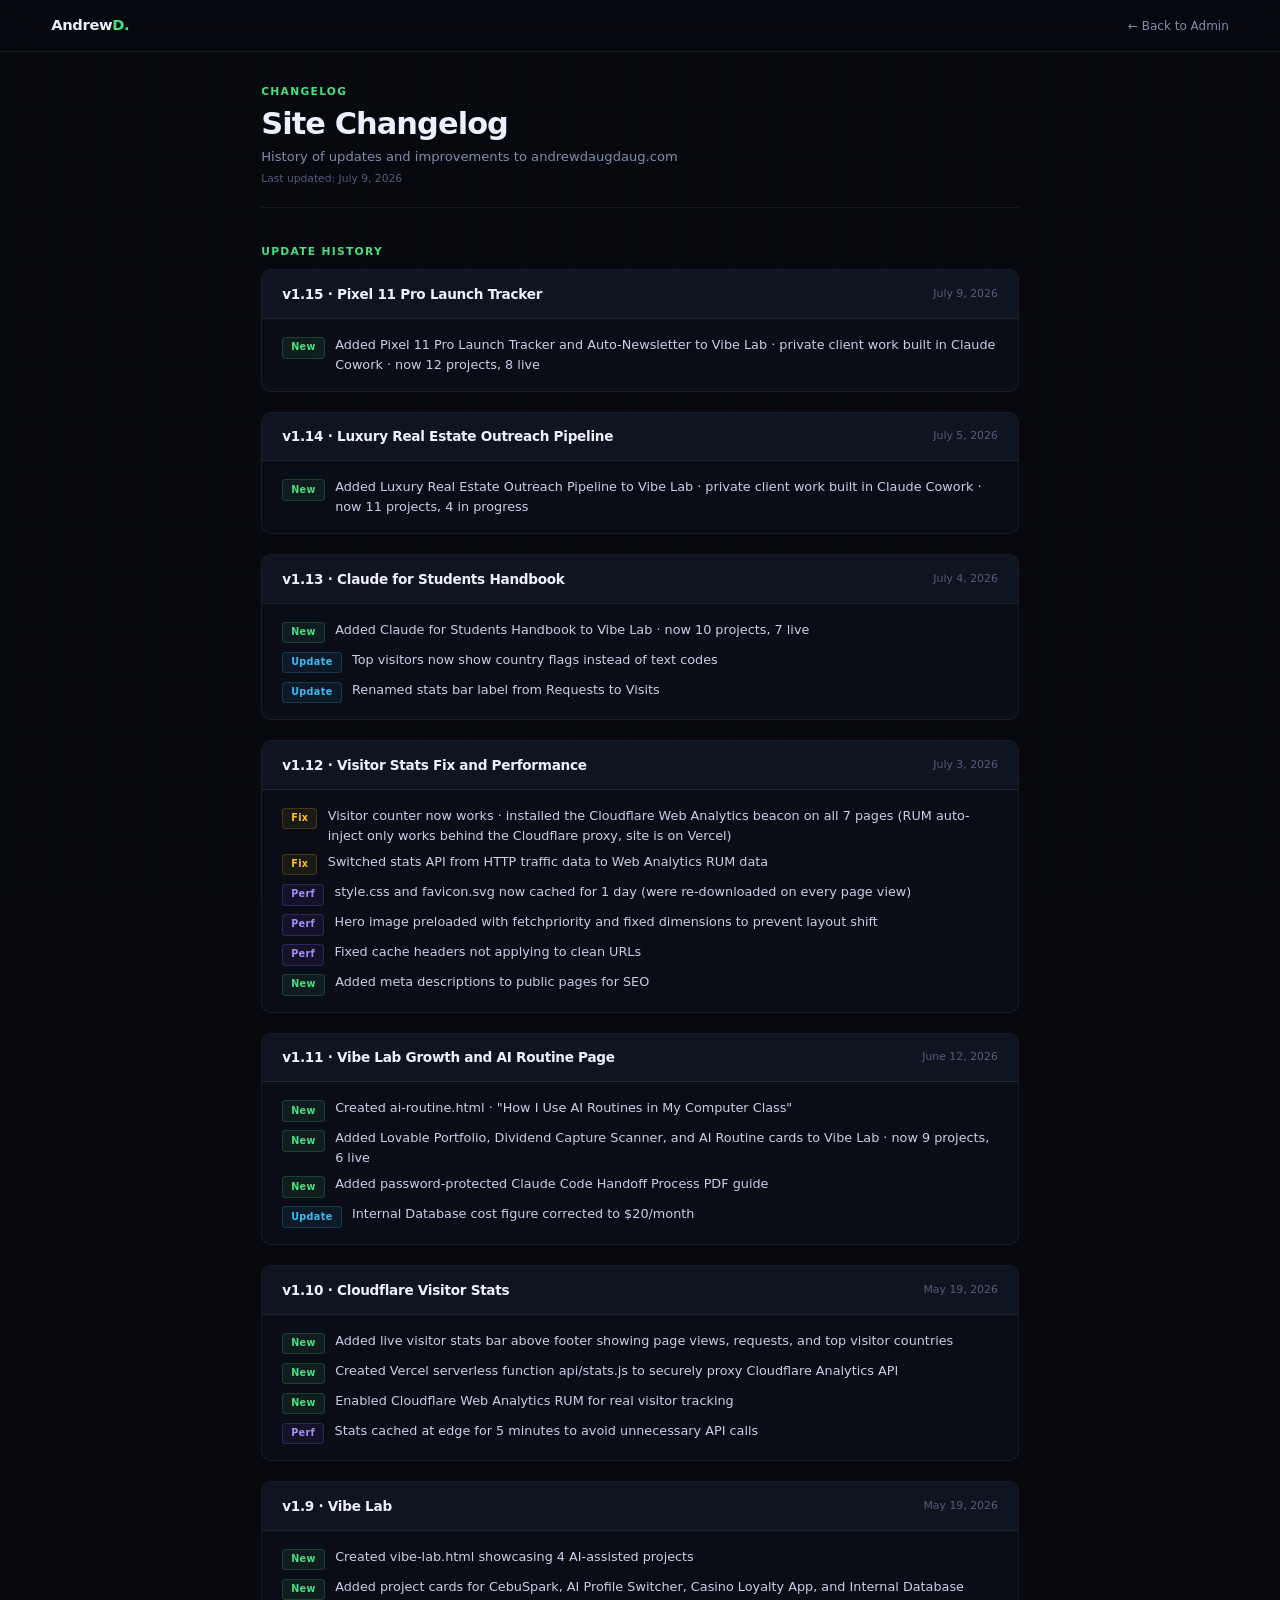
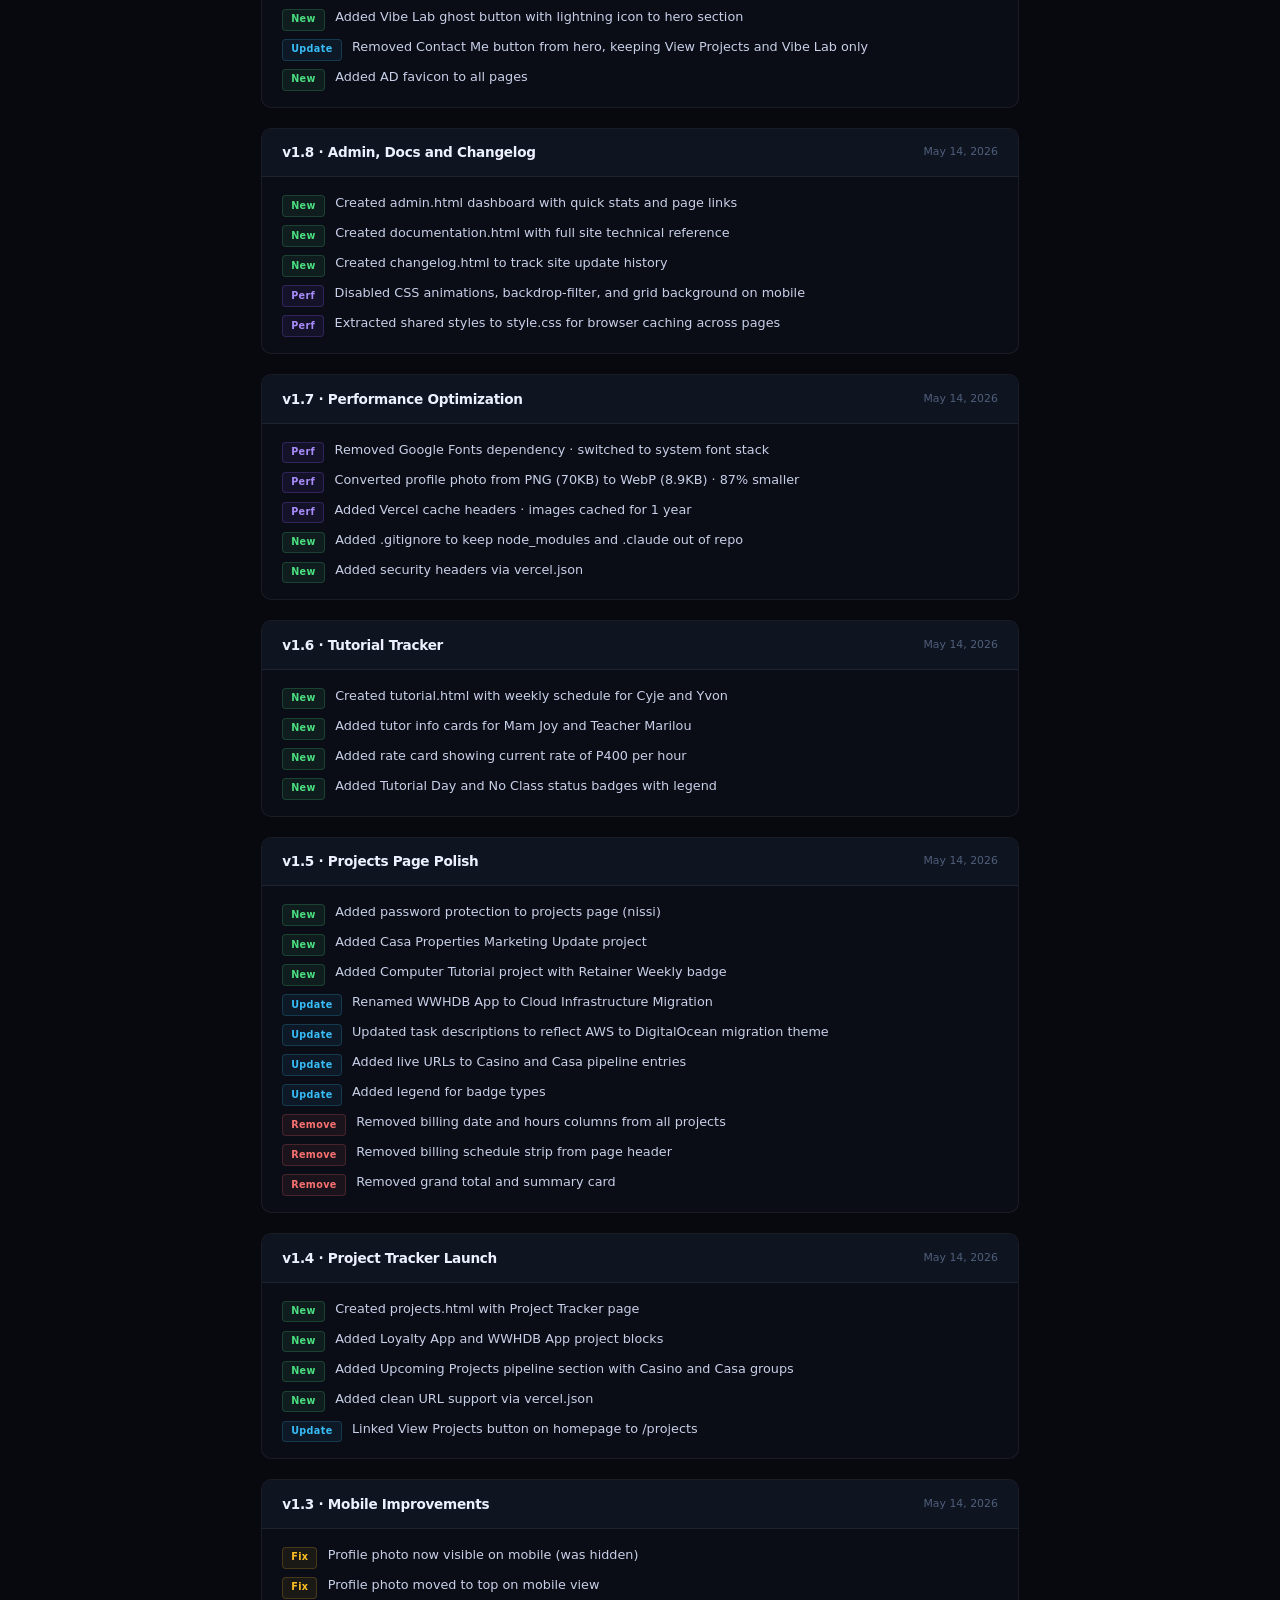
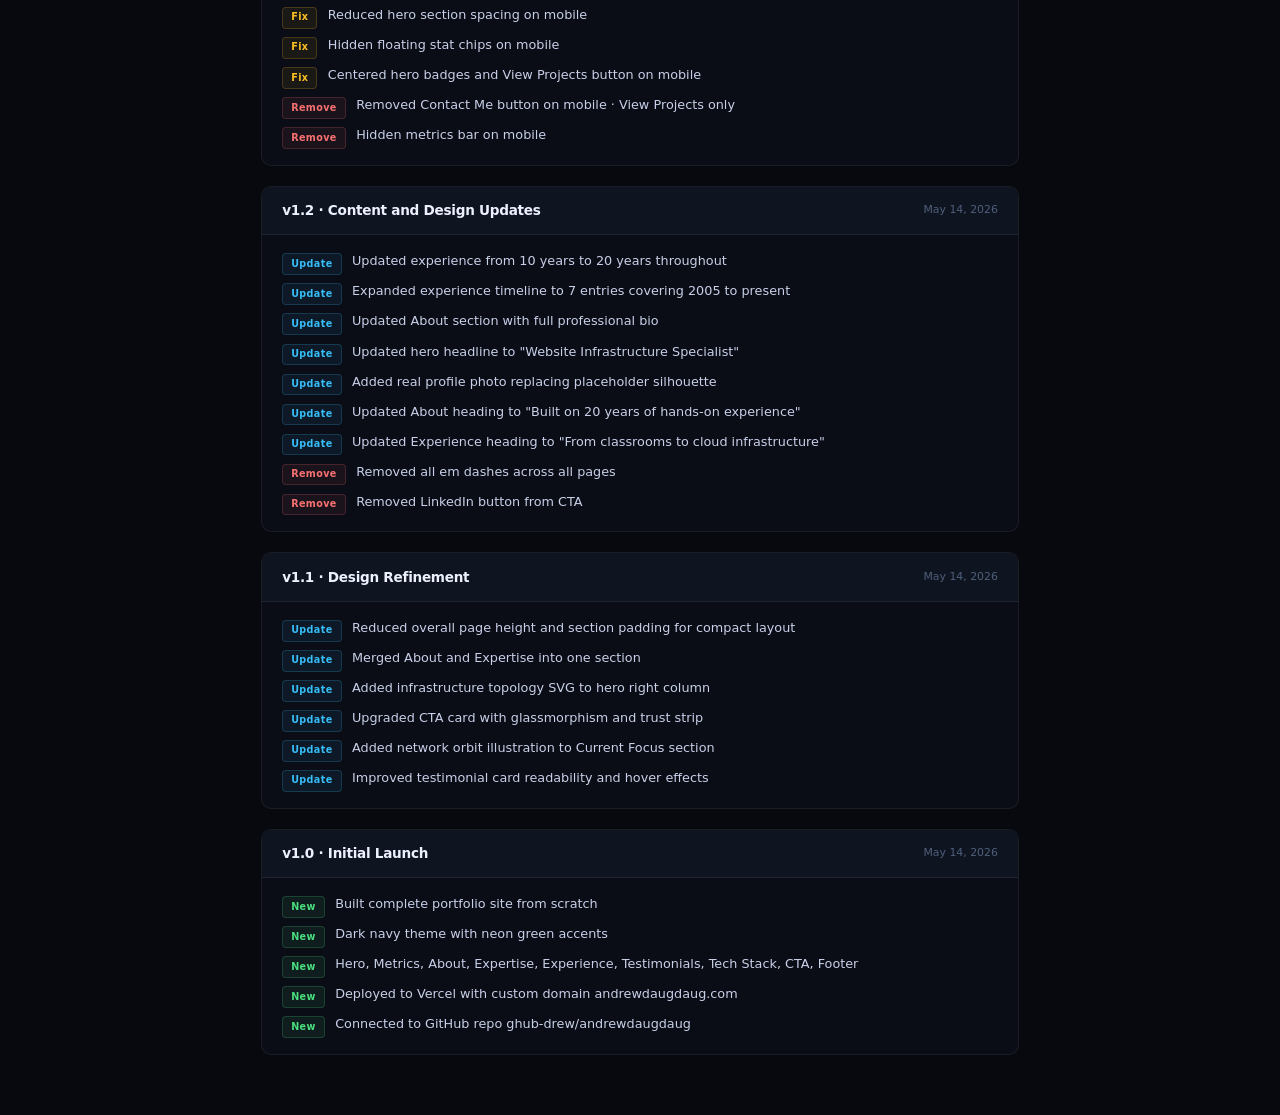
<file: changelog.html>
<!DOCTYPE html>
<html lang="en">
<head>
  <meta charset="UTF-8" />
  <meta name="viewport" content="width=device-width, initial-scale=1.0" />
  <title>Changelog | Andrew D.</title>
  <link rel="icon" type="image/svg+xml" href="favicon.svg" />
  <link rel="stylesheet" href="style.css" />
  <style>
    .wrap { max-width: 860px; padding: 80px max(1.5rem,4vw) 60px; }
    .cl-list { display: flex; flex-direction: column; gap: 1.25rem; }
    .cl-entry { background: var(--bg-card); border: 1px solid var(--border); border-radius: var(--radius); overflow: hidden; transition: border-color .2s; }
    .cl-entry:hover { border-color: var(--border-g); }
    .cl-head { display: flex; align-items: center; justify-content: space-between; flex-wrap: wrap; gap: .5rem; padding: .85rem 1.25rem; background: var(--bg-3); border-bottom: 1px solid var(--border); }
    .cl-version { font-size: .85rem; font-weight: 800; letter-spacing: -.02em; }
    .cl-date { font-size: .68rem; color: var(--muted); font-weight: 500; }
    .cl-body { padding: 1rem 1.25rem; display: flex; flex-direction: column; gap: .4rem; }
    .cl-item { display: flex; align-items: flex-start; gap: .65rem; font-size: .8rem; color: var(--text-2); line-height: 1.55; }
    .cl-tag {
      display: inline-flex; align-items: center;
      border-radius: 4px; padding: .15rem .5rem;
      font-size: .6rem; font-weight: 700; letter-spacing: .04em;
      flex-shrink: 0; margin-top: 2px;
    }
    .tag-new  { background: rgba(74,222,128,.08); border: 1px solid rgba(74,222,128,.2); color: var(--green); }
    .tag-fix  { background: rgba(251,191,36,.07); border: 1px solid rgba(251,191,36,.2); color: #fbbf24; }
    .tag-perf { background: rgba(139,92,246,.08); border: 1px solid rgba(139,92,246,.25); color: #a78bfa; }
    .tag-update { background: rgba(56,189,248,.07); border: 1px solid rgba(56,189,248,.2); color: #38bdf8; }
    .tag-remove { background: rgba(248,113,113,.07); border: 1px solid rgba(248,113,113,.2); color: #f87171; }
  </style>
</head>
<body>

<nav>
  <a href="/admin" class="nav-logo">Andrew<span class="g">D.</span></a>
  <a href="/admin" class="nav-back">&#8592; Back to Admin</a>
</nav>

<div class="wrap">

  <div class="page-header">
    <div class="page-label">Changelog</div>
    <h1 class="page-title">Site Changelog</h1>
    <p class="page-sub">History of updates and improvements to andrewdaugdaug.com</p>
    <p class="page-meta">Last updated: July 9, 2026</p>
  </div>

  <div class="sec-label">Update History</div>
  <div class="cl-list">

    <div class="cl-entry">
      <div class="cl-head">
        <span class="cl-version">v1.15 · Pixel 11 Pro Launch Tracker</span>
        <span class="cl-date">July 9, 2026</span>
      </div>
      <div class="cl-body">
        <div class="cl-item"><span class="cl-tag tag-new">New</span>Added Pixel 11 Pro Launch Tracker and Auto-Newsletter to Vibe Lab · private client work built in Claude Cowork · now 12 projects, 8 live</div>
      </div>
    </div>

    <div class="cl-entry">
      <div class="cl-head">
        <span class="cl-version">v1.14 · Luxury Real Estate Outreach Pipeline</span>
        <span class="cl-date">July 5, 2026</span>
      </div>
      <div class="cl-body">
        <div class="cl-item"><span class="cl-tag tag-new">New</span>Added Luxury Real Estate Outreach Pipeline to Vibe Lab · private client work built in Claude Cowork · now 11 projects, 4 in progress</div>
      </div>
    </div>

    <div class="cl-entry">
      <div class="cl-head">
        <span class="cl-version">v1.13 · Claude for Students Handbook</span>
        <span class="cl-date">July 4, 2026</span>
      </div>
      <div class="cl-body">
        <div class="cl-item"><span class="cl-tag tag-new">New</span>Added Claude for Students Handbook to Vibe Lab · now 10 projects, 7 live</div>
        <div class="cl-item"><span class="cl-tag tag-update">Update</span>Top visitors now show country flags instead of text codes</div>
        <div class="cl-item"><span class="cl-tag tag-update">Update</span>Renamed stats bar label from Requests to Visits</div>
      </div>
    </div>

    <div class="cl-entry">
      <div class="cl-head">
        <span class="cl-version">v1.12 · Visitor Stats Fix and Performance</span>
        <span class="cl-date">July 3, 2026</span>
      </div>
      <div class="cl-body">
        <div class="cl-item"><span class="cl-tag tag-fix">Fix</span>Visitor counter now works · installed the Cloudflare Web Analytics beacon on all 7 pages (RUM auto-inject only works behind the Cloudflare proxy, site is on Vercel)</div>
        <div class="cl-item"><span class="cl-tag tag-fix">Fix</span>Switched stats API from HTTP traffic data to Web Analytics RUM data</div>
        <div class="cl-item"><span class="cl-tag tag-perf">Perf</span>style.css and favicon.svg now cached for 1 day (were re-downloaded on every page view)</div>
        <div class="cl-item"><span class="cl-tag tag-perf">Perf</span>Hero image preloaded with fetchpriority and fixed dimensions to prevent layout shift</div>
        <div class="cl-item"><span class="cl-tag tag-perf">Perf</span>Fixed cache headers not applying to clean URLs</div>
        <div class="cl-item"><span class="cl-tag tag-new">New</span>Added meta descriptions to public pages for SEO</div>
      </div>
    </div>

    <div class="cl-entry">
      <div class="cl-head">
        <span class="cl-version">v1.11 · Vibe Lab Growth and AI Routine Page</span>
        <span class="cl-date">June 12, 2026</span>
      </div>
      <div class="cl-body">
        <div class="cl-item"><span class="cl-tag tag-new">New</span>Created ai-routine.html · "How I Use AI Routines in My Computer Class"</div>
        <div class="cl-item"><span class="cl-tag tag-new">New</span>Added Lovable Portfolio, Dividend Capture Scanner, and AI Routine cards to Vibe Lab · now 9 projects, 6 live</div>
        <div class="cl-item"><span class="cl-tag tag-new">New</span>Added password-protected Claude Code Handoff Process PDF guide</div>
        <div class="cl-item"><span class="cl-tag tag-update">Update</span>Internal Database cost figure corrected to $20/month</div>
      </div>
    </div>

    <div class="cl-entry">
      <div class="cl-head">
        <span class="cl-version">v1.10 · Cloudflare Visitor Stats</span>
        <span class="cl-date">May 19, 2026</span>
      </div>
      <div class="cl-body">
        <div class="cl-item"><span class="cl-tag tag-new">New</span>Added live visitor stats bar above footer showing page views, requests, and top visitor countries</div>
        <div class="cl-item"><span class="cl-tag tag-new">New</span>Created Vercel serverless function api/stats.js to securely proxy Cloudflare Analytics API</div>
        <div class="cl-item"><span class="cl-tag tag-new">New</span>Enabled Cloudflare Web Analytics RUM for real visitor tracking</div>
        <div class="cl-item"><span class="cl-tag tag-perf">Perf</span>Stats cached at edge for 5 minutes to avoid unnecessary API calls</div>
      </div>
    </div>

    <div class="cl-entry">
      <div class="cl-head">
        <span class="cl-version">v1.9 · Vibe Lab</span>
        <span class="cl-date">May 19, 2026</span>
      </div>
      <div class="cl-body">
        <div class="cl-item"><span class="cl-tag tag-new">New</span>Created vibe-lab.html showcasing 4 AI-assisted projects</div>
        <div class="cl-item"><span class="cl-tag tag-new">New</span>Added project cards for CebuSpark, AI Profile Switcher, Casino Loyalty App, and Internal Database</div>
        <div class="cl-item"><span class="cl-tag tag-new">New</span>Added Vibe Lab ghost button with lightning icon to hero section</div>
        <div class="cl-item"><span class="cl-tag tag-update">Update</span>Removed Contact Me button from hero, keeping View Projects and Vibe Lab only</div>
        <div class="cl-item"><span class="cl-tag tag-new">New</span>Added AD favicon to all pages</div>
      </div>
    </div>

    <div class="cl-entry">
      <div class="cl-head">
        <span class="cl-version">v1.8 · Admin, Docs and Changelog</span>
        <span class="cl-date">May 14, 2026</span>
      </div>
      <div class="cl-body">
        <div class="cl-item"><span class="cl-tag tag-new">New</span>Created admin.html dashboard with quick stats and page links</div>
        <div class="cl-item"><span class="cl-tag tag-new">New</span>Created documentation.html with full site technical reference</div>
        <div class="cl-item"><span class="cl-tag tag-new">New</span>Created changelog.html to track site update history</div>
        <div class="cl-item"><span class="cl-tag tag-perf">Perf</span>Disabled CSS animations, backdrop-filter, and grid background on mobile</div>
        <div class="cl-item"><span class="cl-tag tag-perf">Perf</span>Extracted shared styles to style.css for browser caching across pages</div>
      </div>
    </div>

    <div class="cl-entry">
      <div class="cl-head">
        <span class="cl-version">v1.7 · Performance Optimization</span>
        <span class="cl-date">May 14, 2026</span>
      </div>
      <div class="cl-body">
        <div class="cl-item"><span class="cl-tag tag-perf">Perf</span>Removed Google Fonts dependency · switched to system font stack</div>
        <div class="cl-item"><span class="cl-tag tag-perf">Perf</span>Converted profile photo from PNG (70KB) to WebP (8.9KB) · 87% smaller</div>
        <div class="cl-item"><span class="cl-tag tag-perf">Perf</span>Added Vercel cache headers · images cached for 1 year</div>
        <div class="cl-item"><span class="cl-tag tag-new">New</span>Added .gitignore to keep node_modules and .claude out of repo</div>
        <div class="cl-item"><span class="cl-tag tag-new">New</span>Added security headers via vercel.json</div>
      </div>
    </div>

    <div class="cl-entry">
      <div class="cl-head">
        <span class="cl-version">v1.6 · Tutorial Tracker</span>
        <span class="cl-date">May 14, 2026</span>
      </div>
      <div class="cl-body">
        <div class="cl-item"><span class="cl-tag tag-new">New</span>Created tutorial.html with weekly schedule for Cyje and Yvon</div>
        <div class="cl-item"><span class="cl-tag tag-new">New</span>Added tutor info cards for Mam Joy and Teacher Marilou</div>
        <div class="cl-item"><span class="cl-tag tag-new">New</span>Added rate card showing current rate of P400 per hour</div>
        <div class="cl-item"><span class="cl-tag tag-new">New</span>Added Tutorial Day and No Class status badges with legend</div>
      </div>
    </div>

    <div class="cl-entry">
      <div class="cl-head">
        <span class="cl-version">v1.5 · Projects Page Polish</span>
        <span class="cl-date">May 14, 2026</span>
      </div>
      <div class="cl-body">
        <div class="cl-item"><span class="cl-tag tag-new">New</span>Added password protection to projects page (nissi)</div>
        <div class="cl-item"><span class="cl-tag tag-new">New</span>Added Casa Properties Marketing Update project</div>
        <div class="cl-item"><span class="cl-tag tag-new">New</span>Added Computer Tutorial project with Retainer Weekly badge</div>
        <div class="cl-item"><span class="cl-tag tag-update">Update</span>Renamed WWHDB App to Cloud Infrastructure Migration</div>
        <div class="cl-item"><span class="cl-tag tag-update">Update</span>Updated task descriptions to reflect AWS to DigitalOcean migration theme</div>
        <div class="cl-item"><span class="cl-tag tag-update">Update</span>Added live URLs to Casino and Casa pipeline entries</div>
        <div class="cl-item"><span class="cl-tag tag-update">Update</span>Added legend for badge types</div>
        <div class="cl-item"><span class="cl-tag tag-remove">Remove</span>Removed billing date and hours columns from all projects</div>
        <div class="cl-item"><span class="cl-tag tag-remove">Remove</span>Removed billing schedule strip from page header</div>
        <div class="cl-item"><span class="cl-tag tag-remove">Remove</span>Removed grand total and summary card</div>
      </div>
    </div>

    <div class="cl-entry">
      <div class="cl-head">
        <span class="cl-version">v1.4 · Project Tracker Launch</span>
        <span class="cl-date">May 14, 2026</span>
      </div>
      <div class="cl-body">
        <div class="cl-item"><span class="cl-tag tag-new">New</span>Created projects.html with Project Tracker page</div>
        <div class="cl-item"><span class="cl-tag tag-new">New</span>Added Loyalty App and WWHDB App project blocks</div>
        <div class="cl-item"><span class="cl-tag tag-new">New</span>Added Upcoming Projects pipeline section with Casino and Casa groups</div>
        <div class="cl-item"><span class="cl-tag tag-new">New</span>Added clean URL support via vercel.json</div>
        <div class="cl-item"><span class="cl-tag tag-update">Update</span>Linked View Projects button on homepage to /projects</div>
      </div>
    </div>

    <div class="cl-entry">
      <div class="cl-head">
        <span class="cl-version">v1.3 · Mobile Improvements</span>
        <span class="cl-date">May 14, 2026</span>
      </div>
      <div class="cl-body">
        <div class="cl-item"><span class="cl-tag tag-fix">Fix</span>Profile photo now visible on mobile (was hidden)</div>
        <div class="cl-item"><span class="cl-tag tag-fix">Fix</span>Profile photo moved to top on mobile view</div>
        <div class="cl-item"><span class="cl-tag tag-fix">Fix</span>Reduced hero section spacing on mobile</div>
        <div class="cl-item"><span class="cl-tag tag-fix">Fix</span>Hidden floating stat chips on mobile</div>
        <div class="cl-item"><span class="cl-tag tag-fix">Fix</span>Centered hero badges and View Projects button on mobile</div>
        <div class="cl-item"><span class="cl-tag tag-remove">Remove</span>Removed Contact Me button on mobile · View Projects only</div>
        <div class="cl-item"><span class="cl-tag tag-remove">Remove</span>Hidden metrics bar on mobile</div>
      </div>
    </div>

    <div class="cl-entry">
      <div class="cl-head">
        <span class="cl-version">v1.2 · Content and Design Updates</span>
        <span class="cl-date">May 14, 2026</span>
      </div>
      <div class="cl-body">
        <div class="cl-item"><span class="cl-tag tag-update">Update</span>Updated experience from 10 years to 20 years throughout</div>
        <div class="cl-item"><span class="cl-tag tag-update">Update</span>Expanded experience timeline to 7 entries covering 2005 to present</div>
        <div class="cl-item"><span class="cl-tag tag-update">Update</span>Updated About section with full professional bio</div>
        <div class="cl-item"><span class="cl-tag tag-update">Update</span>Updated hero headline to "Website Infrastructure Specialist"</div>
        <div class="cl-item"><span class="cl-tag tag-update">Update</span>Added real profile photo replacing placeholder silhouette</div>
        <div class="cl-item"><span class="cl-tag tag-update">Update</span>Updated About heading to "Built on 20 years of hands-on experience"</div>
        <div class="cl-item"><span class="cl-tag tag-update">Update</span>Updated Experience heading to "From classrooms to cloud infrastructure"</div>
        <div class="cl-item"><span class="cl-tag tag-remove">Remove</span>Removed all em dashes across all pages</div>
        <div class="cl-item"><span class="cl-tag tag-remove">Remove</span>Removed LinkedIn button from CTA</div>
      </div>
    </div>

    <div class="cl-entry">
      <div class="cl-head">
        <span class="cl-version">v1.1 · Design Refinement</span>
        <span class="cl-date">May 14, 2026</span>
      </div>
      <div class="cl-body">
        <div class="cl-item"><span class="cl-tag tag-update">Update</span>Reduced overall page height and section padding for compact layout</div>
        <div class="cl-item"><span class="cl-tag tag-update">Update</span>Merged About and Expertise into one section</div>
        <div class="cl-item"><span class="cl-tag tag-update">Update</span>Added infrastructure topology SVG to hero right column</div>
        <div class="cl-item"><span class="cl-tag tag-update">Update</span>Upgraded CTA card with glassmorphism and trust strip</div>
        <div class="cl-item"><span class="cl-tag tag-update">Update</span>Added network orbit illustration to Current Focus section</div>
        <div class="cl-item"><span class="cl-tag tag-update">Update</span>Improved testimonial card readability and hover effects</div>
      </div>
    </div>

    <div class="cl-entry">
      <div class="cl-head">
        <span class="cl-version">v1.0 · Initial Launch</span>
        <span class="cl-date">May 14, 2026</span>
      </div>
      <div class="cl-body">
        <div class="cl-item"><span class="cl-tag tag-new">New</span>Built complete portfolio site from scratch</div>
        <div class="cl-item"><span class="cl-tag tag-new">New</span>Dark navy theme with neon green accents</div>
        <div class="cl-item"><span class="cl-tag tag-new">New</span>Hero, Metrics, About, Expertise, Experience, Testimonials, Tech Stack, CTA, Footer</div>
        <div class="cl-item"><span class="cl-tag tag-new">New</span>Deployed to Vercel with custom domain andrewdaugdaug.com</div>
        <div class="cl-item"><span class="cl-tag tag-new">New</span>Connected to GitHub repo ghub-drew/andrewdaugdaug</div>
      </div>
    </div>

  </div>
</div>
<!-- Cloudflare Web Analytics --><script defer src='https://static.cloudflareinsights.com/beacon.min.js' data-cf-beacon='{"token": "b1ae38358fe046e6863e306229b579c2"}'></script><!-- End Cloudflare Web Analytics -->
</body>
</html>
</file>
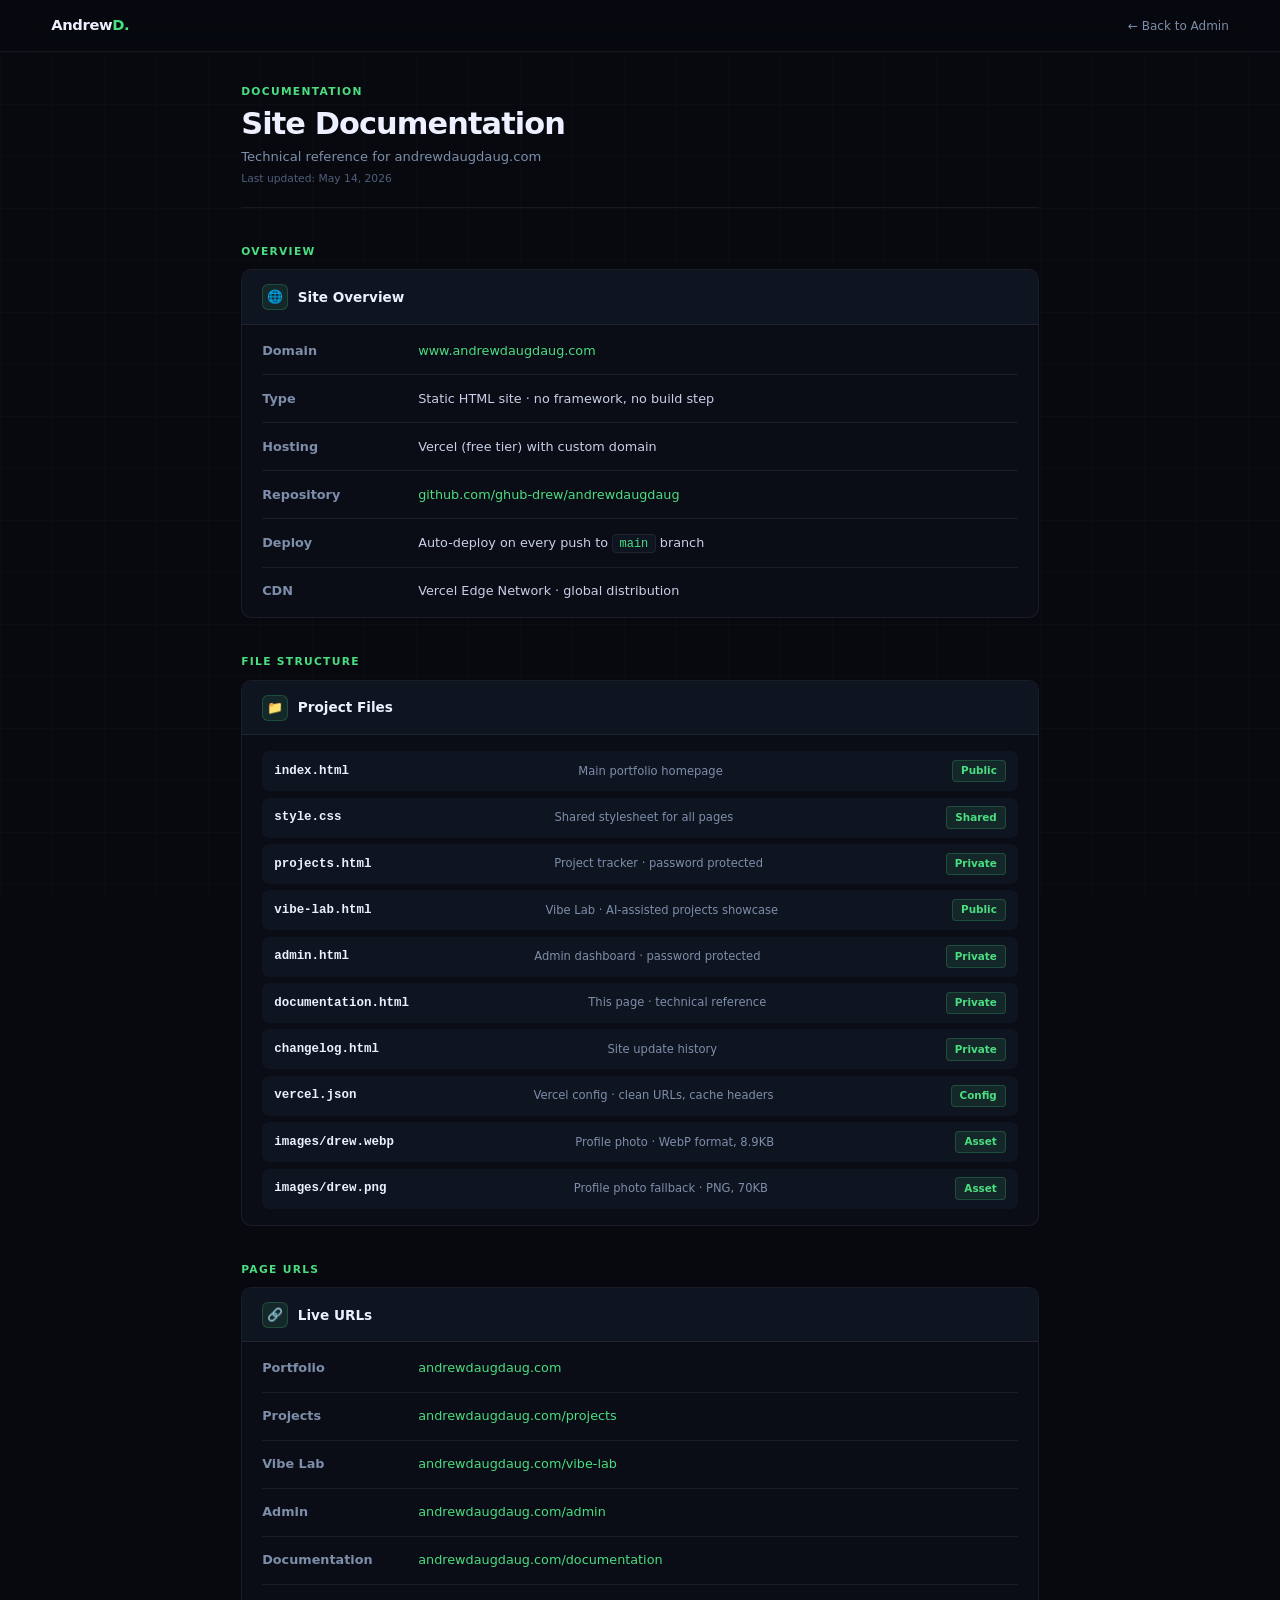
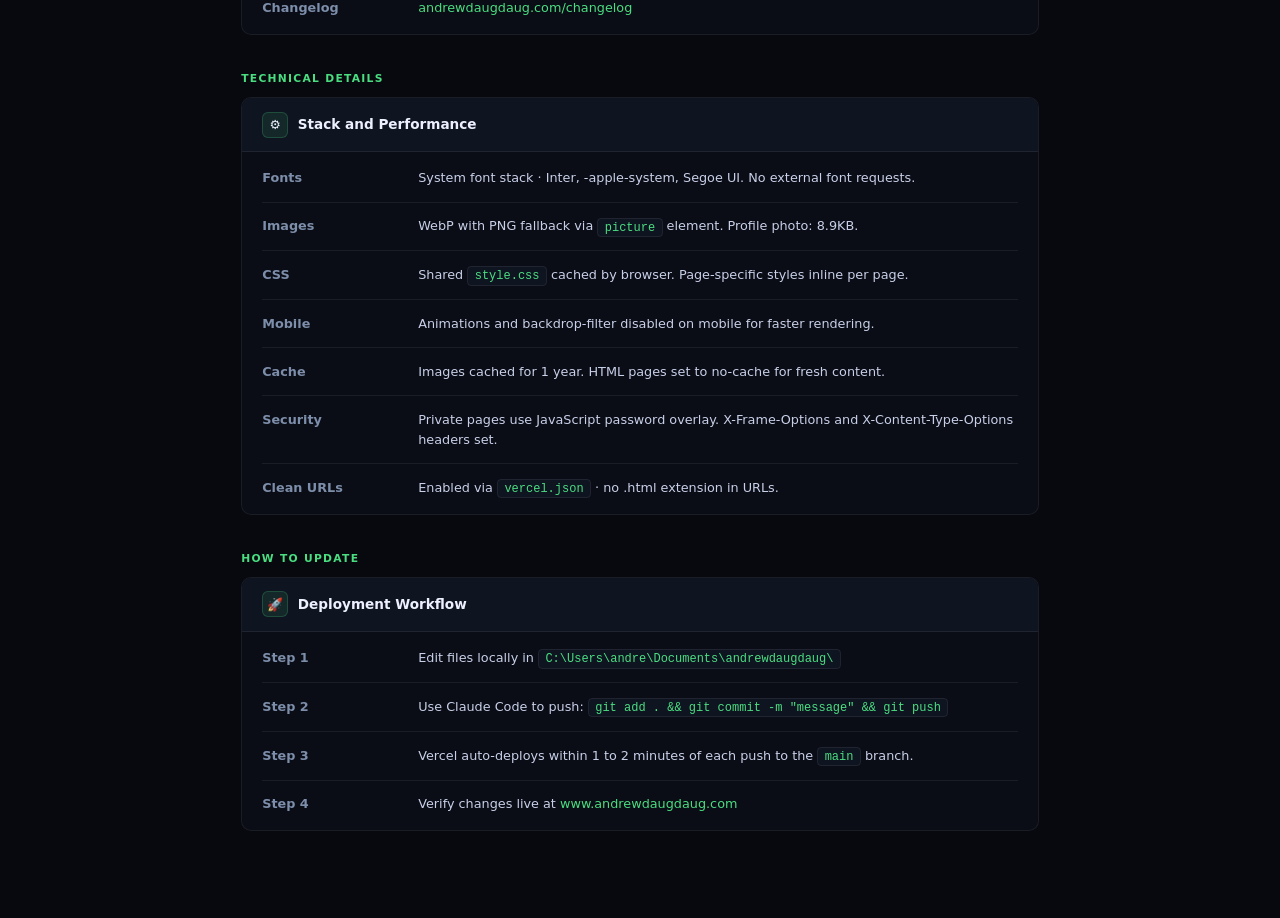
<file: documentation.html>
<!DOCTYPE html>
<html lang="en">
<head>
  <meta charset="UTF-8" />
  <meta name="viewport" content="width=device-width, initial-scale=1.0" />
  <title>Documentation | Andrew D.</title>
  <link rel="icon" type="image/svg+xml" href="favicon.svg" />
  <link rel="stylesheet" href="style.css" />
  <style>
    .wrap { max-width: 900px; padding: 80px max(1.5rem,4vw) 60px; }
    .doc-section { margin-bottom: 2rem; }
    .doc-block { background: var(--bg-card); border: 1px solid var(--border); border-radius: var(--radius); overflow: hidden; margin-bottom: .75rem; }
    .doc-block-head { padding: .85rem 1.25rem; background: var(--bg-3); border-bottom: 1px solid var(--border); display: flex; align-items: center; gap: .6rem; }
    .doc-ico { width: 26px; height: 26px; border-radius: 6px; background: var(--glow); border: 1px solid var(--border-g); display: flex; align-items: center; justify-content: center; font-size: .8rem; flex-shrink: 0; }
    .doc-block-title { font-size: .85rem; font-weight: 700; }
    .doc-block-body { padding: 1rem 1.25rem; display: flex; flex-direction: column; gap: .6rem; }
    .doc-row { display: flex; align-items: flex-start; gap: 1rem; font-size: .8rem; }
    .doc-key { color: var(--muted-2); font-weight: 600; min-width: 140px; flex-shrink: 0; }
    .doc-val { color: var(--text-2); line-height: 1.55; }
    .doc-val a { color: var(--green); text-decoration: none; }
    .doc-val a:hover { text-decoration: underline; }
    .doc-val code { background: var(--bg-3); border: 1px solid var(--border); border-radius: 4px; padding: .1rem .4rem; font-size: .75rem; color: var(--green); font-family: monospace; }
    .doc-divider { height: 1px; background: var(--border); margin: .25rem 0; }
    .file-list { display: flex; flex-direction: column; gap: .4rem; }
    .file-item { display: flex; align-items: center; justify-content: space-between; padding: .55rem .75rem; background: var(--bg-3); border-radius: var(--r-sm); font-size: .78rem; }
    .file-name { font-weight: 600; color: var(--text); font-family: monospace; }
    .file-desc { color: var(--muted-2); font-size: .72rem; }
    .file-size { color: var(--muted); font-size: .68rem; }
    .tag { display: inline-flex; align-items: center; background: var(--glow); border: 1px solid var(--border-g); border-radius: 4px; padding: .15rem .5rem; font-size: .65rem; font-weight: 600; color: var(--green); }
  </style>
</head>
<body>

<nav>
  <a href="/" class="nav-logo">Andrew<span class="g">D.</span></a>
  <a href="/admin" class="nav-back">&#8592; Back to Admin</a>
</nav>

<div class="wrap">

  <div class="page-header">
    <div class="page-label">Documentation</div>
    <h1 class="page-title">Site Documentation</h1>
    <p class="page-sub">Technical reference for andrewdaugdaug.com</p>
    <p class="page-meta">Last updated: May 14, 2026</p>
  </div>

  <!-- Site overview -->
  <div class="doc-section">
    <div class="sec-label">Overview</div>
    <div class="doc-block">
      <div class="doc-block-head"><div class="doc-ico">🌐</div><div class="doc-block-title">Site Overview</div></div>
      <div class="doc-block-body">
        <div class="doc-row"><span class="doc-key">Domain</span><span class="doc-val"><a href="https://www.andrewdaugdaug.com" target="_blank">www.andrewdaugdaug.com</a></span></div>
        <div class="doc-divider"></div>
        <div class="doc-row"><span class="doc-key">Type</span><span class="doc-val">Static HTML site · no framework, no build step</span></div>
        <div class="doc-divider"></div>
        <div class="doc-row"><span class="doc-key">Hosting</span><span class="doc-val">Vercel (free tier) with custom domain</span></div>
        <div class="doc-divider"></div>
        <div class="doc-row"><span class="doc-key">Repository</span><span class="doc-val"><a href="https://github.com/ghub-drew/andrewdaugdaug" target="_blank">github.com/ghub-drew/andrewdaugdaug</a></span></div>
        <div class="doc-divider"></div>
        <div class="doc-row"><span class="doc-key">Deploy</span><span class="doc-val">Auto-deploy on every push to <code>main</code> branch</span></div>
        <div class="doc-divider"></div>
        <div class="doc-row"><span class="doc-key">CDN</span><span class="doc-val">Vercel Edge Network · global distribution</span></div>
      </div>
    </div>
  </div>

  <!-- File structure -->
  <div class="doc-section">
    <div class="sec-label">File Structure</div>
    <div class="doc-block">
      <div class="doc-block-head"><div class="doc-ico">📁</div><div class="doc-block-title">Project Files</div></div>
      <div class="doc-block-body">
        <div class="file-list">
          <div class="file-item">
            <span class="file-name">index.html</span>
            <span class="file-desc">Main portfolio homepage</span>
            <span class="tag">Public</span>
          </div>
          <div class="file-item">
            <span class="file-name">style.css</span>
            <span class="file-desc">Shared stylesheet for all pages</span>
            <span class="tag">Shared</span>
          </div>
          <div class="file-item">
            <span class="file-name">projects.html</span>
            <span class="file-desc">Project tracker · password protected</span>
            <span class="tag">Private</span>
          </div>
          <div class="file-item">
            <span class="file-name">vibe-lab.html</span>
            <span class="file-desc">Vibe Lab · AI-assisted projects showcase</span>
            <span class="tag">Public</span>
          </div>
          <div class="file-item">
            <span class="file-name">admin.html</span>
            <span class="file-desc">Admin dashboard · password protected</span>
            <span class="tag">Private</span>
          </div>
          <div class="file-item">
            <span class="file-name">documentation.html</span>
            <span class="file-desc">This page · technical reference</span>
            <span class="tag">Private</span>
          </div>
          <div class="file-item">
            <span class="file-name">changelog.html</span>
            <span class="file-desc">Site update history</span>
            <span class="tag">Private</span>
          </div>
          <div class="file-item">
            <span class="file-name">vercel.json</span>
            <span class="file-desc">Vercel config · clean URLs, cache headers</span>
            <span class="tag">Config</span>
          </div>
          <div class="file-item">
            <span class="file-name">images/drew.webp</span>
            <span class="file-desc">Profile photo · WebP format, 8.9KB</span>
            <span class="tag">Asset</span>
          </div>
          <div class="file-item">
            <span class="file-name">images/drew.png</span>
            <span class="file-desc">Profile photo fallback · PNG, 70KB</span>
            <span class="tag">Asset</span>
          </div>
        </div>
      </div>
    </div>
  </div>

  <!-- URLs -->
  <div class="doc-section">
    <div class="sec-label">Page URLs</div>
    <div class="doc-block">
      <div class="doc-block-head"><div class="doc-ico">🔗</div><div class="doc-block-title">Live URLs</div></div>
      <div class="doc-block-body">
        <div class="doc-row"><span class="doc-key">Portfolio</span><span class="doc-val"><a href="https://www.andrewdaugdaug.com" target="_blank">andrewdaugdaug.com</a></span></div>
        <div class="doc-divider"></div>
        <div class="doc-row"><span class="doc-key">Projects</span><span class="doc-val"><a href="https://www.andrewdaugdaug.com/projects" target="_blank">andrewdaugdaug.com/projects</a></span></div>
        <div class="doc-divider"></div>
        <div class="doc-row"><span class="doc-key">Vibe Lab</span><span class="doc-val"><a href="https://www.andrewdaugdaug.com/vibe-lab" target="_blank">andrewdaugdaug.com/vibe-lab</a></span></div>
        <div class="doc-divider"></div>
        <div class="doc-row"><span class="doc-key">Admin</span><span class="doc-val"><a href="https://www.andrewdaugdaug.com/admin" target="_blank">andrewdaugdaug.com/admin</a></span></div>
        <div class="doc-divider"></div>
        <div class="doc-row"><span class="doc-key">Documentation</span><span class="doc-val"><a href="https://www.andrewdaugdaug.com/documentation" target="_blank">andrewdaugdaug.com/documentation</a></span></div>
        <div class="doc-divider"></div>
        <div class="doc-row"><span class="doc-key">Changelog</span><span class="doc-val"><a href="https://www.andrewdaugdaug.com/changelog" target="_blank">andrewdaugdaug.com/changelog</a></span></div>
      </div>
    </div>
  </div>

  <!-- Tech stack -->
  <div class="doc-section">
    <div class="sec-label">Technical Details</div>
    <div class="doc-block">
      <div class="doc-block-head"><div class="doc-ico">⚙️</div><div class="doc-block-title">Stack and Performance</div></div>
      <div class="doc-block-body">
        <div class="doc-row"><span class="doc-key">Fonts</span><span class="doc-val">System font stack · Inter, -apple-system, Segoe UI. No external font requests.</span></div>
        <div class="doc-divider"></div>
        <div class="doc-row"><span class="doc-key">Images</span><span class="doc-val">WebP with PNG fallback via <code>picture</code> element. Profile photo: 8.9KB.</span></div>
        <div class="doc-divider"></div>
        <div class="doc-row"><span class="doc-key">CSS</span><span class="doc-val">Shared <code>style.css</code> cached by browser. Page-specific styles inline per page.</span></div>
        <div class="doc-divider"></div>
        <div class="doc-row"><span class="doc-key">Mobile</span><span class="doc-val">Animations and backdrop-filter disabled on mobile for faster rendering.</span></div>
        <div class="doc-divider"></div>
        <div class="doc-row"><span class="doc-key">Cache</span><span class="doc-val">Images cached for 1 year. HTML pages set to no-cache for fresh content.</span></div>
        <div class="doc-divider"></div>
        <div class="doc-row"><span class="doc-key">Security</span><span class="doc-val">Private pages use JavaScript password overlay. X-Frame-Options and X-Content-Type-Options headers set.</span></div>
        <div class="doc-divider"></div>
        <div class="doc-row"><span class="doc-key">Clean URLs</span><span class="doc-val">Enabled via <code>vercel.json</code> · no .html extension in URLs.</span></div>
      </div>
    </div>
  </div>

  <!-- How to update -->
  <div class="doc-section">
    <div class="sec-label">How to Update</div>
    <div class="doc-block">
      <div class="doc-block-head"><div class="doc-ico">🚀</div><div class="doc-block-title">Deployment Workflow</div></div>
      <div class="doc-block-body">
        <div class="doc-row"><span class="doc-key">Step 1</span><span class="doc-val">Edit files locally in <code>C:\Users\andre\Documents\andrewdaugdaug\</code></span></div>
        <div class="doc-divider"></div>
        <div class="doc-row"><span class="doc-key">Step 2</span><span class="doc-val">Use Claude Code to push: <code>git add . &amp;&amp; git commit -m "message" &amp;&amp; git push</code></span></div>
        <div class="doc-divider"></div>
        <div class="doc-row"><span class="doc-key">Step 3</span><span class="doc-val">Vercel auto-deploys within 1 to 2 minutes of each push to the <code>main</code> branch.</span></div>
        <div class="doc-divider"></div>
        <div class="doc-row"><span class="doc-key">Step 4</span><span class="doc-val">Verify changes live at <a href="https://www.andrewdaugdaug.com" target="_blank">www.andrewdaugdaug.com</a></span></div>
      </div>
    </div>
  </div>

</div>
<!-- Cloudflare Web Analytics --><script defer src='https://static.cloudflareinsights.com/beacon.min.js' data-cf-beacon='{"token": "b1ae38358fe046e6863e306229b579c2"}'></script><!-- End Cloudflare Web Analytics -->
</body>
</html>
</file>
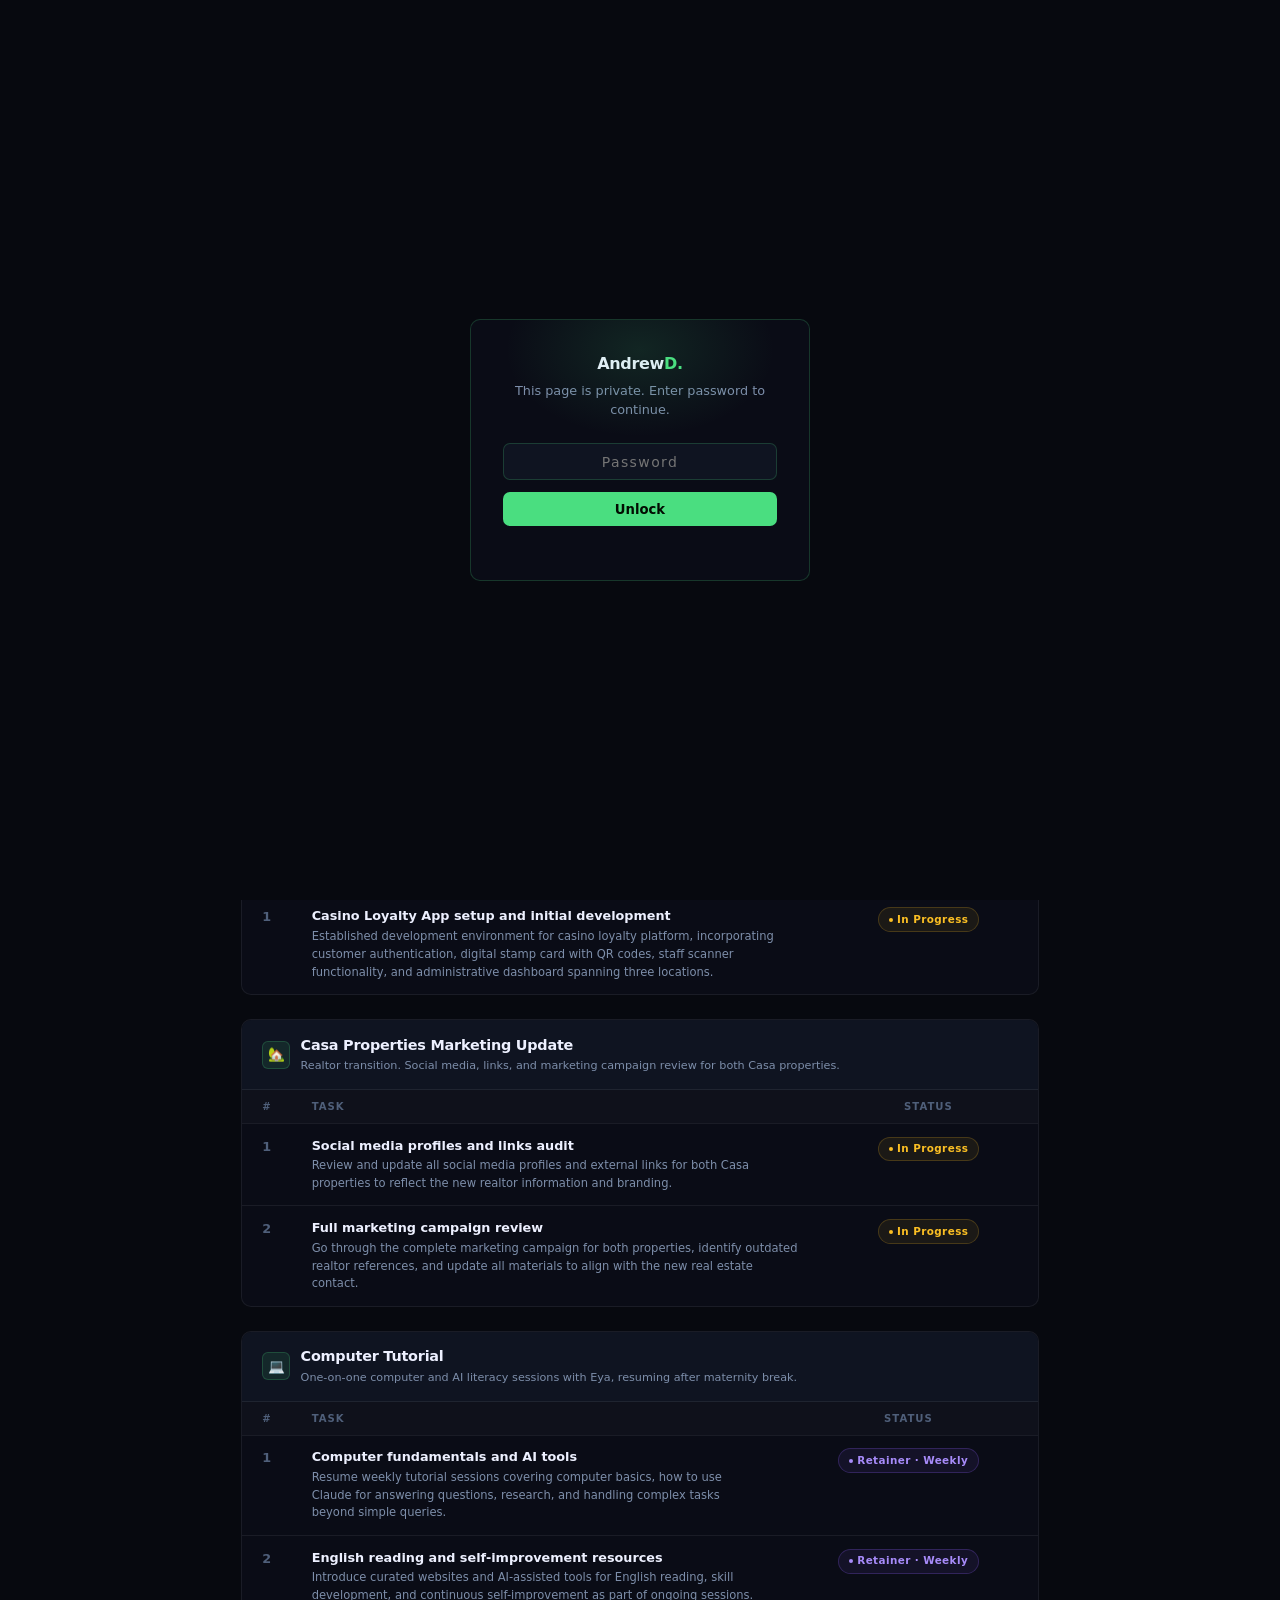
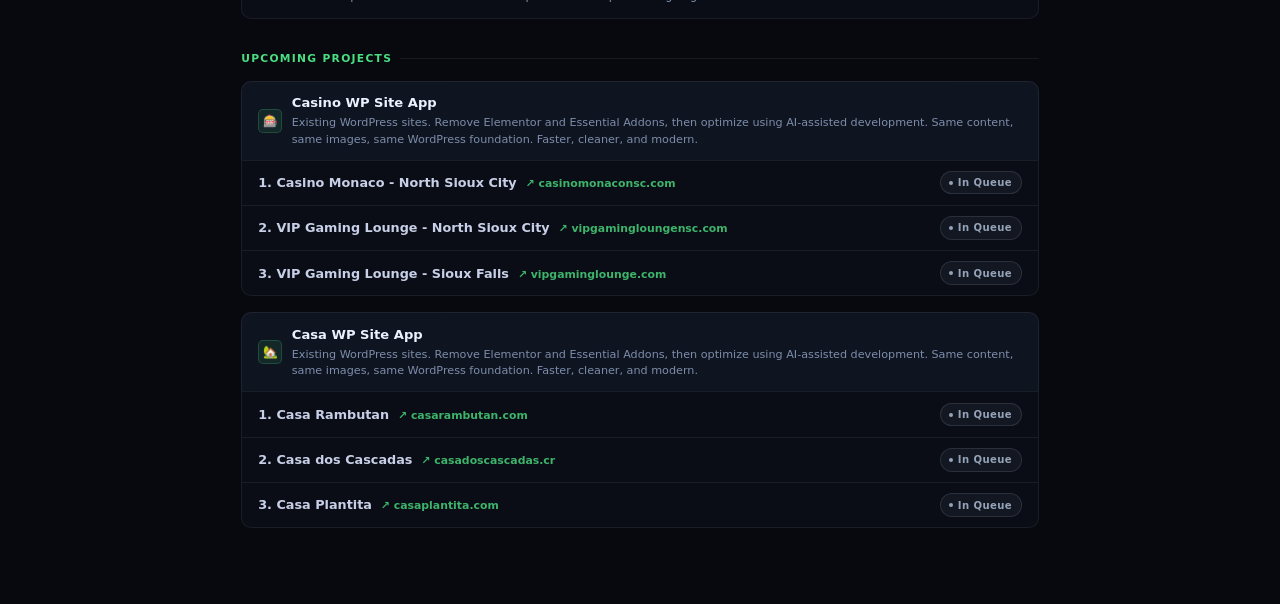
<file: projects.html>
<!DOCTYPE html>
<html lang="en">
<head>
  <meta charset="UTF-8" />
  <meta name="viewport" content="width=device-width, initial-scale=1.0" />
  <title>Project Tracker | Andrew D.</title>
  <link rel="icon" type="image/svg+xml" href="favicon.svg" />
  <link rel="stylesheet" href="style.css" />
  <style>
    .wrap { max-width: 900px; padding: 80px max(1.5rem,4vw) 60px; }
    .project-block { margin-bottom: 1.5rem; background: var(--bg-card); border: 1px solid var(--border); border-radius: var(--radius); overflow: hidden; transition: border-color .2s; }
    .project-block:hover { border-color: var(--border-g); }
    .project-head { display: flex; align-items: center; justify-content: space-between; padding: .9rem 1.25rem; background: var(--bg-3); border-bottom: 1px solid var(--border); }
    .project-name-wrap { display: flex; align-items: center; gap: .65rem; }
    .project-ico { width: 28px; height: 28px; border-radius: 6px; background: var(--glow); border: 1px solid var(--border-g); display: flex; align-items: center; justify-content: center; font-size: .85rem; flex-shrink: 0; }
    .project-name { font-size: .9rem; font-weight: 700; letter-spacing: -.015em; }
    td.task-num { color: var(--muted); font-weight: 600; width: 36px; padding-right: .5rem; }
    td.task-desc { max-width: 340px; }
    td.task-desc .desc-title { font-size: .8rem; font-weight: 700; color: var(--text); margin-bottom: .2rem; line-height: 1.35; }
    td.task-desc .desc-body { font-size: .72rem; color: var(--muted-2); line-height: 1.55; }
    td.task-status { text-align: center; white-space: nowrap; }
    .pipeline-section { margin-top: 2rem; }
    .pipeline-section-label { font-size: .67rem; font-weight: 700; color: var(--green); letter-spacing: .12em; text-transform: uppercase; margin-bottom: .85rem; display: flex; align-items: center; gap: .5rem; }
    .pipeline-section-label::after { content: ''; flex: 1; height: 1px; background: var(--border); }
    .pipeline-group { margin-bottom: 1rem; }
    .pipeline-group-head { display: flex; align-items: center; gap: .6rem; padding: .7rem 1rem; background: var(--bg-3); border: 1px solid var(--border); border-radius: var(--radius) var(--radius) 0 0; border-bottom: none; }
    .pipeline-group-head .pg-ico { width: 24px; height: 24px; border-radius: 5px; background: var(--glow); border: 1px solid var(--border-g); display: flex; align-items: center; justify-content: center; font-size: .75rem; flex-shrink: 0; }
    .pipeline-group-head .pg-name { font-size: .82rem; font-weight: 700; }
    .pipeline-items { background: var(--bg-card); border: 1px solid var(--border); border-radius: 0 0 var(--radius) var(--radius); overflow: hidden; }
    .pipeline-item { display: flex; align-items: center; justify-content: space-between; padding: .65rem 1rem; border-bottom: 1px solid var(--border); transition: background .14s; }
    .pipeline-item:last-child { border-bottom: none; }
    .pipeline-item:hover { background: rgba(74,222,128,.025); }
    .pi-name { font-size: .8rem; font-weight: 600; color: var(--text-2); }
    .pg-desc { font-size: .7rem; color: var(--muted-2); margin-top: .15rem; font-weight: 400; }
    @media (max-width: 640px) {
      td { padding: .65rem .85rem; }
      thead th { padding: .5rem .85rem; }
      .project-head { padding: .75rem .85rem; }
    }
  </style>
  <style>
    #pw-overlay {
      position: fixed; inset: 0; z-index: 9999;
      background: var(--bg);
      display: flex; align-items: center; justify-content: center;
    }
    .pw-box {
      background: var(--bg-card);
      border: 1px solid var(--border-g);
      border-radius: var(--radius);
      padding: 2rem 2rem 1.75rem;
      width: 100%; max-width: 340px;
      text-align: center;
      position: relative; overflow: hidden;
    }
    .pw-box::before {
      content: '';
      position: absolute; top: -60px; left: 50%; transform: translateX(-50%);
      width: 280px; height: 180px;
      background: radial-gradient(ellipse, rgba(74,222,128,.12) 0%, transparent 68%);
      pointer-events: none;
    }
    .pw-logo { font-weight: 800; font-size: 1rem; letter-spacing: -.02em; margin-bottom: .3rem; }
    .pw-logo span { color: var(--green); }
    .pw-title { font-size: .8rem; color: var(--muted-2); margin-bottom: 1.5rem; }
    .pw-input {
      width: 100%; padding: .6rem 1rem;
      background: var(--bg-3); border: 1px solid var(--border);
      border-radius: var(--r-sm); color: var(--text);
      font-family: inherit; font-size: .875rem;
      outline: none; transition: border-color .15s;
      margin-bottom: .75rem; text-align: center; letter-spacing: .1em;
    }
    .pw-input:focus { border-color: var(--border-g); }
    .pw-btn {
      width: 100%; padding: .6rem;
      background: var(--green); color: #020d02;
      border: none; border-radius: var(--r-sm);
      font-family: inherit; font-size: .825rem; font-weight: 700;
      cursor: pointer; transition: all .15s;
    }
    .pw-btn:hover { background: #72ebb0; }
    .pw-error { font-size: .72rem; color: #f87171; margin-top: .6rem; min-height: 1rem; }
  </style>
</head>
<body>

<div id="pw-overlay">
  <div class="pw-box">
    <div class="pw-logo">Andrew<span>D.</span></div>
    <div class="pw-title">This page is private. Enter password to continue.</div>
    <input class="pw-input" type="password" id="pwInput" placeholder="Password" onkeydown="if(event.key==='Enter')checkPw()" autofocus />
    <button class="pw-btn" onclick="checkPw()">Unlock</button>
    <div class="pw-error" id="pwError"></div>
  </div>
</div>

<script>
  function checkPw() {
    const val = document.getElementById('pwInput').value;
    if (val === 'nissi') {
      document.getElementById('pw-overlay').style.display = 'none';
    } else {
      document.getElementById('pwError').textContent = 'Incorrect password. Try again.';
      document.getElementById('pwInput').value = '';
      document.getElementById('pwInput').focus();
    }
  }
</script>

<nav>
  <a href="/" class="nav-logo">Andrew<span class="g">D.</span></a>
  <a href="/" class="nav-back">&#8592; Back to Portfolio</a>
</nav>

<div class="wrap">

  <!-- PAGE HEADER -->
  <div class="page-header">
    <div class="page-header-top">
      <div>
        <div class="page-label">Projects</div>
        <h1 class="page-title">Project Tracker</h1>
        <p class="page-sub">Web infrastructure, migrations, and digital operations</p>
        <p style="font-size:.67rem;color:var(--muted);margin-top:.3rem;">Last updated: May 14, 2026</p>
        <div style="display:flex;align-items:center;gap:.6rem;flex-wrap:wrap;margin-top:.75rem;">
          <span style="font-size:.62rem;font-weight:700;color:var(--muted);letter-spacing:.1em;text-transform:uppercase;margin-right:.25rem;">Legend</span>
          <span class="badge badge-done"><span class="bd"></span>Completed</span>
          <span class="badge badge-progress"><span class="bd"></span>In Progress</span>
          <span class="badge badge-retainer"><span class="bd"></span>Retainer · Weekly</span>
          <span class="badge badge-queue"><span class="bd"></span>In Queue</span>
        </div>
      </div>
      <div style="display:flex;align-items:flex-start;gap:1rem;flex-wrap:wrap;">
        <button class="print-btn" onclick="window.print()">&#128438; Print</button>
      </div>
    </div>

  </div>

  <!-- PROJECT: Cloud Infrastructure Migration -->
  <div class="project-block">
    <div class="project-head">
      <div class="project-name-wrap">
        <div class="project-ico">🗄️</div>
        <div>
          <div class="project-name">Cloud Infrastructure Migration</div>
          <div style="font-size:.7rem;color:var(--muted-2);margin-top:.1rem;font-weight:400;">Migration from Amazon AWS to DigitalOcean</div>
        </div>
      </div>
    </div>
    <table>
      <thead>
        <tr>
          <th style="width:36px">#</th>
          <th>Task</th>
          <th class="tc">Status</th>
        </tr>
      </thead>
      <tbody>
        <tr>
          <td class="task-num">1</td>
          <td class="task-desc">
            <div class="desc-title">Site review and migration planning</div>
            <div class="desc-body">Conducted a full audit of the existing AWS-hosted environment, identified dependencies, mapped services, and prepared the migration plan for moving to DigitalOcean.</div>
          </td>
          <td class="task-status">
            <span class="badge badge-done"><span class="bd"></span>Completed</span>
          </td>
        </tr>
        <tr>
          <td class="task-num">2</td>
          <td class="task-desc">
            <div class="desc-title">Server provisioning and environment setup</div>
            <div class="desc-body">Provisioned the new DigitalOcean droplet, configured NGINX, PHP, and database environment, and replicated the application stack to match the existing AWS setup.</div>
          </td>
          <td class="task-status">
            <span class="badge badge-done"><span class="bd"></span>Completed</span>
          </td>
        </tr>
        <tr>
          <td class="task-num">3</td>
          <td class="task-desc">
            <div class="desc-title">Data migration and DNS cutover</div>
            <div class="desc-body">Migrated database and files from AWS to DigitalOcean, performed integrity checks, updated DNS records, and verified the application was fully operational on the new infrastructure.</div>
          </td>
          <td class="task-status">
            <span class="badge badge-done"><span class="bd"></span>Completed</span>
          </td>
        </tr>
        <tr>
          <td class="task-num">4</td>
          <td class="task-desc">
            <div class="desc-title">AWS decommissioning and final handover</div>
            <div class="desc-body">Safely decommissioned the legacy AWS environment, archived remaining data, cancelled unused services, and completed final handover documentation for the new DigitalOcean setup.</div>
          </td>
          <td class="task-status">
            <span class="badge badge-done"><span class="bd"></span>Completed</span>
          </td>
        </tr>
      </tbody>
    </table>
  </div>

  <!-- PROJECT: Loyalty App -->
  <div class="project-block">
    <div class="project-head">
      <div class="project-name-wrap">
        <div class="project-ico">🎰</div>
        <div>
          <div class="project-name">Loyalty App</div>
          <div style="font-size:.7rem;color:var(--muted-2);margin-top:.1rem;font-weight:400;">Casino loyalty platform with QR stamp cards, staff scanner, and multi-location admin dashboard</div>
        </div>
      </div>
    </div>
    <table>
      <thead>
        <tr>
          <th style="width:36px">#</th>
          <th>Task</th>
          <th class="tc">Status</th>
        </tr>
      </thead>
      <tbody>
        <tr>
          <td class="task-num">1</td>
          <td class="task-desc">
            <div class="desc-title">Casino Loyalty App setup and initial development</div>
            <div class="desc-body">Established development environment for casino loyalty platform, incorporating customer authentication, digital stamp card with QR codes, staff scanner functionality, and administrative dashboard spanning three locations.</div>
          </td>
          <td class="task-status">
            <span class="badge badge-progress"><span class="bd"></span>In Progress</span>
          </td>
        </tr>
      </tbody>
    </table>
  </div>

  <!-- PROJECT: Casa Properties Marketing Update -->
  <div class="project-block">
    <div class="project-head">
      <div class="project-name-wrap">
        <div class="project-ico">🏡</div>
        <div>
          <div class="project-name">Casa Properties Marketing Update</div>
          <div style="font-size:.7rem;color:var(--muted-2);margin-top:.1rem;font-weight:400;">Realtor transition. Social media, links, and marketing campaign review for both Casa properties.</div>
        </div>
      </div>
    </div>
    <table>
      <thead>
        <tr>
          <th style="width:36px">#</th>
          <th>Task</th>
          <th class="tc">Status</th>
        </tr>
      </thead>
      <tbody>
        <tr>
          <td class="task-num">1</td>
          <td class="task-desc">
            <div class="desc-title">Social media profiles and links audit</div>
            <div class="desc-body">Review and update all social media profiles and external links for both Casa properties to reflect the new realtor information and branding.</div>
          </td>
          <td class="task-status">
            <span class="badge badge-progress"><span class="bd"></span>In Progress</span>
          </td>
        </tr>
        <tr>
          <td class="task-num">2</td>
          <td class="task-desc">
            <div class="desc-title">Full marketing campaign review</div>
            <div class="desc-body">Go through the complete marketing campaign for both properties, identify outdated realtor references, and update all materials to align with the new real estate contact.</div>
          </td>
          <td class="task-status">
            <span class="badge badge-progress"><span class="bd"></span>In Progress</span>
          </td>
        </tr>
      </tbody>
    </table>
  </div>

  <!-- PROJECT: Computer Tutorial -->
  <div class="project-block">
    <div class="project-head">
      <div class="project-name-wrap">
        <div class="project-ico">💻</div>
        <div>
          <div class="project-name">Computer Tutorial</div>
          <div style="font-size:.7rem;color:var(--muted-2);margin-top:.1rem;font-weight:400;">One-on-one computer and AI literacy sessions with Eya, resuming after maternity break.</div>
        </div>
      </div>
    </div>
    <table>
      <thead>
        <tr>
          <th style="width:36px">#</th>
          <th>Task</th>
          <th class="tc">Status</th>
        </tr>
      </thead>
      <tbody>
        <tr>
          <td class="task-num">1</td>
          <td class="task-desc">
            <div class="desc-title">Computer fundamentals and AI tools</div>
            <div class="desc-body">Resume weekly tutorial sessions covering computer basics, how to use Claude for answering questions, research, and handling complex tasks beyond simple queries.</div>
          </td>
          <td class="task-status">
            <span class="badge badge-retainer"><span class="bd"></span>Retainer · Weekly</span>
          </td>
        </tr>
        <tr>
          <td class="task-num">2</td>
          <td class="task-desc">
            <div class="desc-title">English reading and self-improvement resources</div>
            <div class="desc-body">Introduce curated websites and AI-assisted tools for English reading, skill development, and continuous self-improvement as part of ongoing sessions.</div>
          </td>
          <td class="task-status">
            <span class="badge badge-retainer"><span class="bd"></span>Retainer · Weekly</span>
          </td>
        </tr>
      </tbody>
    </table>
  </div>

  <!-- PIPELINE -->
  <div class="pipeline-section">
    <div class="pipeline-section-label">Upcoming Projects</div>

    <!-- Casino Group -->
    <div class="pipeline-group">
      <div class="pipeline-group-head">
        <div class="pg-ico">🎰</div>
        <div>
          <div class="pg-name">Casino WP Site App</div>
          <div class="pg-desc">Existing WordPress sites. Remove Elementor and Essential Addons, then optimize using AI-assisted development. Same content, same images, same WordPress foundation. Faster, cleaner, and modern.</div>
        </div>
      </div>
      <div class="pipeline-items">
        <div class="pipeline-item">
          <span class="pi-name">1. Casino Monaco - North Sioux City &nbsp;<a href="https://www.casinomonaconsc.com/" target="_blank" rel="noopener" style="font-size:.68rem;color:var(--green);text-decoration:none;opacity:.8;">↗ casinomonaconsc.com</a></span>
          <span class="badge-queue"><span class="bd"></span>In Queue</span>
        </div>
        <div class="pipeline-item">
          <span class="pi-name">2. VIP Gaming Lounge - North Sioux City &nbsp;<a href="https://vipgamingloungensc.com/" target="_blank" rel="noopener" style="font-size:.68rem;color:var(--green);text-decoration:none;opacity:.8;">↗ vipgamingloungensc.com</a></span>
          <span class="badge-queue"><span class="bd"></span>In Queue</span>
        </div>
        <div class="pipeline-item">
          <span class="pi-name">3. VIP Gaming Lounge - Sioux Falls &nbsp;<a href="https://vipgaminglounge.com/" target="_blank" rel="noopener" style="font-size:.68rem;color:var(--green);text-decoration:none;opacity:.8;">↗ vipgaminglounge.com</a></span>
          <span class="badge-queue"><span class="bd"></span>In Queue</span>
        </div>
      </div>
    </div>

    <!-- Casa Group -->
    <div class="pipeline-group">
      <div class="pipeline-group-head">
        <div class="pg-ico">🏡</div>
        <div>
          <div class="pg-name">Casa WP Site App</div>
          <div class="pg-desc">Existing WordPress sites. Remove Elementor and Essential Addons, then optimize using AI-assisted development. Same content, same images, same WordPress foundation. Faster, cleaner, and modern.</div>
        </div>
      </div>
      <div class="pipeline-items">
        <div class="pipeline-item">
          <span class="pi-name">1. Casa Rambutan &nbsp;<a href="https://casarambutan.com" target="_blank" rel="noopener" style="font-size:.68rem;color:var(--green);text-decoration:none;opacity:.8;">↗ casarambutan.com</a></span>
          <span class="badge-queue"><span class="bd"></span>In Queue</span>
        </div>
        <div class="pipeline-item">
          <span class="pi-name">2. Casa dos Cascadas &nbsp;<a href="http://casadoscascadas.cr" target="_blank" rel="noopener" style="font-size:.68rem;color:var(--green);text-decoration:none;opacity:.8;">↗ casadoscascadas.cr</a></span>
          <span class="badge-queue"><span class="bd"></span>In Queue</span>
        </div>
        <div class="pipeline-item">
          <span class="pi-name">3. Casa Plantita &nbsp;<a href="https://casaplantita.com" target="_blank" rel="noopener" style="font-size:.68rem;color:var(--green);text-decoration:none;opacity:.8;">↗ casaplantita.com</a></span>
          <span class="badge-queue"><span class="bd"></span>In Queue</span>
        </div>
      </div>
    </div>
  </div>

</div><!-- /wrap -->
<!-- Cloudflare Web Analytics --><script defer src='https://static.cloudflareinsights.com/beacon.min.js' data-cf-beacon='{"token": "b1ae38358fe046e6863e306229b579c2"}'></script><!-- End Cloudflare Web Analytics -->
</body>
</html>
</file>
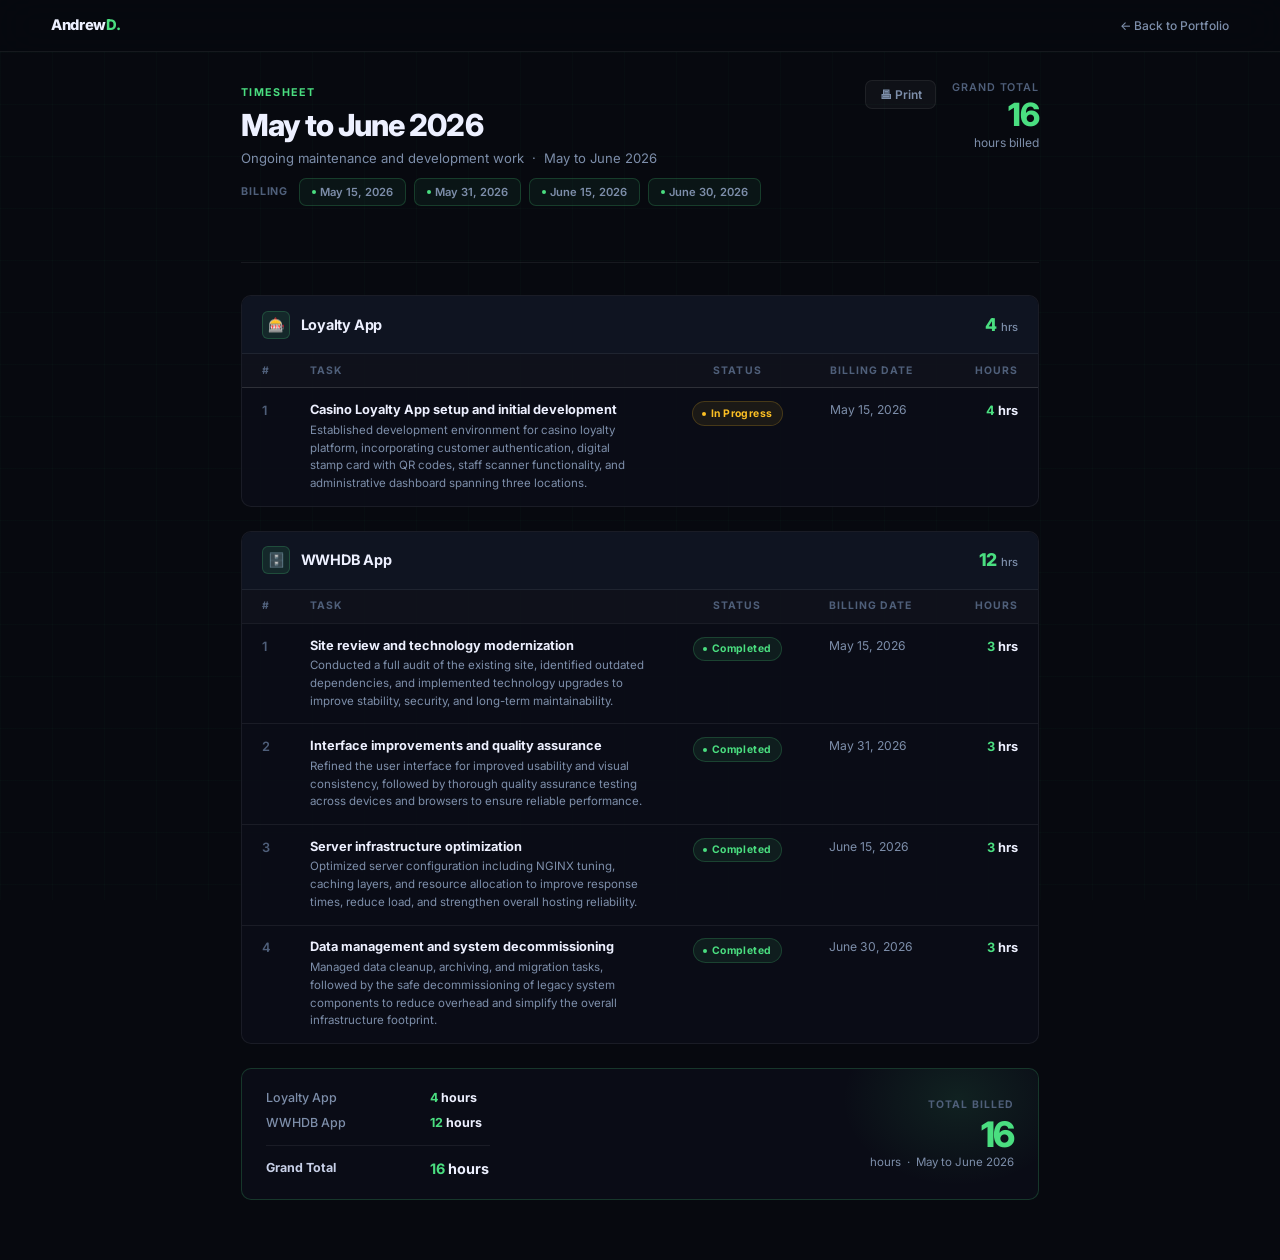
<file: timesheet.html>
<!DOCTYPE html>
<html lang="en">
<head>
  <meta charset="UTF-8" />
  <meta name="viewport" content="width=device-width, initial-scale=1.0" />
  <title>Timesheet | Andrew D. — May to June 2026</title>
  <link rel="preconnect" href="https://fonts.googleapis.com" />
  <link rel="preconnect" href="https://fonts.gstatic.com" crossorigin />
  <link href="https://fonts.googleapis.com/css2?family=Inter:wght@300;400;500;600;700;800;900&display=swap" rel="stylesheet" />
  <style>
    *, *::before, *::after { box-sizing: border-box; margin: 0; padding: 0; }

    :root {
      --bg:        #07090f;
      --bg-2:      #0b0e17;
      --bg-3:      #0f1421;
      --bg-card:   rgba(11,14,23,0.92);
      --border:    rgba(255,255,255,0.065);
      --border-g:  rgba(74,222,128,0.2);
      --green:     #4ade80;
      --glow:      rgba(74,222,128,0.1);
      --text:      #edf0ff;
      --text-2:    #c8d0e8;
      --muted:     #4f5f7a;
      --muted-2:   #7d8eaa;
      --radius:    10px;
      --r-sm:      7px;
    }

    html { scroll-behavior: smooth; }

    body {
      font-family: 'Inter', system-ui, sans-serif;
      background: var(--bg);
      color: var(--text);
      font-size: 14px;
      line-height: 1.5;
      min-height: 100vh;
    }

    body::after {
      content: '';
      position: fixed; inset: 0; z-index: 0; pointer-events: none;
      background-image:
        linear-gradient(rgba(74,222,128,.022) 1px, transparent 1px),
        linear-gradient(90deg, rgba(74,222,128,.022) 1px, transparent 1px);
      background-size: 52px 52px;
    }

    /* ── NAV ── */
    nav {
      position: fixed; top: 0; left: 0; right: 0; z-index: 100;
      height: 52px;
      display: flex; align-items: center; justify-content: space-between;
      padding: 0 max(1.5rem, 4vw);
      background: rgba(7,9,15,0.85);
      backdrop-filter: blur(20px);
      border-bottom: 1px solid var(--border);
    }
    .nav-logo {
      font-weight: 800; font-size: .92rem; letter-spacing: -.025em;
      color: var(--text); text-decoration: none;
    }
    .nav-logo .g { color: var(--green); }
    .nav-back {
      display: inline-flex; align-items: center; gap: .35rem;
      font-size: .75rem; font-weight: 500; color: var(--muted-2);
      text-decoration: none; transition: color .15s;
    }
    .nav-back:hover { color: var(--green); }

    /* ── WRAP ── */
    .wrap {
      position: relative; z-index: 1;
      max-width: 900px; margin: 0 auto;
      padding: 80px max(1.5rem, 4vw) 60px;
    }

    /* ── PAGE HEADER ── */
    .page-header {
      margin-bottom: 2rem;
      padding-bottom: 1.5rem;
      border-bottom: 1px solid var(--border);
    }
    .page-header-top {
      display: flex; align-items: flex-start; justify-content: space-between;
      flex-wrap: wrap; gap: 1rem;
      margin-bottom: .6rem;
    }
    .page-label {
      display: inline-flex; align-items: center; gap: .4rem;
      color: var(--green); font-size: .67rem; font-weight: 700;
      letter-spacing: .12em; text-transform: uppercase; margin-bottom: .45rem;
    }
    .page-title {
      font-size: clamp(1.4rem, 3vw, 1.9rem);
      font-weight: 800; letter-spacing: -.03em; line-height: 1.15;
    }
    .page-sub {
      color: var(--muted-2); font-size: .82rem; margin-top: .35rem;
    }

    /* Grand total badge */
    .total-badge {
      display: flex; flex-direction: column; align-items: flex-end;
      flex-shrink: 0;
    }
    .total-badge .tb-label {
      font-size: .67rem; color: var(--muted); font-weight: 600;
      letter-spacing: .08em; text-transform: uppercase; margin-bottom: .2rem;
    }
    .total-badge .tb-val {
      font-size: 2rem; font-weight: 800; letter-spacing: -.04em;
      color: var(--green); line-height: 1;
    }
    .total-badge .tb-unit {
      font-size: .75rem; color: var(--muted-2); margin-top: .15rem; text-align: right;
    }

    /* ── BILLING SCHEDULE STRIP ── */
    .billing-strip {
      display: flex; flex-wrap: wrap; gap: .45rem; margin-bottom: 2rem;
    }
    .bill-pill {
      display: flex; align-items: center; gap: .3rem;
      background: rgba(74,222,128,.06);
      border: 1px solid var(--border-g);
      border-radius: var(--r-sm);
      padding: .3rem .75rem;
      font-size: .7rem; font-weight: 600; color: var(--muted-2);
    }
    .bill-pill .dot { width: 4px; height: 4px; border-radius: 50%; background: var(--green); flex-shrink: 0; }
    .billing-label {
      font-size: .67rem; font-weight: 700; color: var(--muted);
      letter-spacing: .08em; text-transform: uppercase;
      align-self: center; margin-right: .2rem;
    }

    /* ── PROJECT BLOCK ── */
    .project-block {
      margin-bottom: 1.5rem;
      background: var(--bg-card);
      border: 1px solid var(--border);
      border-radius: var(--radius);
      overflow: hidden;
      transition: border-color .2s;
    }
    .project-block:hover { border-color: var(--border-g); }

    .project-head {
      display: flex; align-items: center; justify-content: space-between;
      padding: .9rem 1.25rem;
      background: var(--bg-3);
      border-bottom: 1px solid var(--border);
    }
    .project-name-wrap { display: flex; align-items: center; gap: .65rem; }
    .project-ico {
      width: 28px; height: 28px; border-radius: 6px;
      background: var(--glow); border: 1px solid var(--border-g);
      display: flex; align-items: center; justify-content: center;
      font-size: .85rem; flex-shrink: 0;
    }
    .project-name {
      font-size: .9rem; font-weight: 700; letter-spacing: -.015em;
    }
    .project-hours {
      display: flex; align-items: baseline; gap: .25rem;
    }
    .project-hours .ph-val {
      font-size: 1.1rem; font-weight: 800; color: var(--green); letter-spacing: -.03em;
    }
    .project-hours .ph-unit {
      font-size: .7rem; color: var(--muted-2); font-weight: 500;
    }

    /* ── TASK TABLE ── */
    table {
      width: 100%; border-collapse: collapse;
    }
    thead tr {
      background: rgba(255,255,255,.02);
    }
    thead th {
      padding: .55rem 1.25rem;
      text-align: left;
      font-size: .65rem; font-weight: 700;
      color: var(--muted); letter-spacing: .1em; text-transform: uppercase;
      border-bottom: 1px solid var(--border);
    }
    thead th:last-child { text-align: right; }
    thead th.tc { text-align: center; }

    tbody tr {
      border-bottom: 1px solid var(--border);
      transition: background .14s;
    }
    tbody tr:last-child { border-bottom: none; }
    tbody tr:hover { background: rgba(74,222,128,.025); }

    td {
      padding: .8rem 1.25rem;
      font-size: .8rem; color: var(--text-2);
      vertical-align: top;
    }
    td.task-num {
      color: var(--muted); font-weight: 600; width: 36px;
      padding-right: .5rem;
    }
    td.task-desc { max-width: 340px; }
    td.task-desc .desc-title {
      font-size: .8rem; font-weight: 700; color: var(--text);
      margin-bottom: .2rem; line-height: 1.35;
    }
    td.task-desc .desc-body {
      font-size: .72rem; color: var(--muted-2); line-height: 1.55;
    }
    td.task-status { text-align: center; white-space: nowrap; }
    td.task-date { white-space: nowrap; color: var(--muted-2); font-size: .76rem; }
    td.task-hours {
      text-align: right; font-weight: 700;
      color: var(--text); white-space: nowrap;
    }
    td.task-hours span { color: var(--green); }

    /* Status badges */
    .badge {
      display: inline-flex; align-items: center; gap: .28rem;
      border-radius: 100px;
      padding: .22rem .6rem;
      font-size: .65rem; font-weight: 700; letter-spacing: .04em;
    }
    .badge-done {
      background: rgba(74,222,128,.08);
      border: 1px solid rgba(74,222,128,.2);
      color: var(--green);
    }
    .badge-progress {
      background: rgba(251,191,36,.07);
      border: 1px solid rgba(251,191,36,.2);
      color: #fbbf24;
    }
    .badge .bd { width: 4px; height: 4px; border-radius: 50%; flex-shrink: 0; }
    .badge-done .bd    { background: var(--green); }
    .badge-progress .bd { background: #fbbf24; }

    /* ── SUMMARY FOOTER ── */
    .summary-card {
      background: var(--bg-card);
      border: 1px solid var(--border-g);
      border-radius: var(--radius);
      padding: 1.25rem 1.5rem;
      display: flex; align-items: center; justify-content: space-between;
      flex-wrap: wrap; gap: 1rem;
      position: relative; overflow: hidden;
    }
    .summary-card::before {
      content: '';
      position: absolute; top: -60px; right: -40px;
      width: 240px; height: 180px;
      background: radial-gradient(ellipse, rgba(74,222,128,.1) 0%, transparent 68%);
      pointer-events: none;
    }
    .summary-rows { display: flex; flex-direction: column; gap: .4rem; }
    .summary-row {
      display: flex; align-items: center; gap: 1.5rem;
      font-size: .78rem;
    }
    .sr-project { color: var(--muted-2); min-width: 140px; font-weight: 500; }
    .sr-hours   { font-weight: 700; color: var(--text); min-width: 60px; }
    .sr-hours span { color: var(--green); }
    .sr-divider { height: 1px; background: var(--border); margin: .35rem 0; }

    .summary-total { text-align: right; position: relative; z-index: 1; }
    .summary-total .st-label {
      font-size: .65rem; color: var(--muted); font-weight: 700;
      letter-spacing: .1em; text-transform: uppercase; margin-bottom: .25rem;
    }
    .summary-total .st-val {
      font-size: 2.2rem; font-weight: 800; letter-spacing: -.04em;
      color: var(--green); line-height: 1;
    }
    .summary-total .st-unit {
      font-size: .72rem; color: var(--muted-2); margin-top: .15rem;
    }

    /* ── PRINT ── */
    .print-btn {
      display: inline-flex; align-items: center; gap: .35rem;
      background: rgba(255,255,255,.035);
      border: 1px solid var(--border);
      border-radius: var(--r-sm);
      padding: .38rem .85rem;
      font-size: .75rem; font-weight: 600; color: var(--muted-2);
      cursor: pointer; transition: all .16s; font-family: inherit;
    }
    .print-btn:hover { background: rgba(255,255,255,.07); color: var(--text); border-color: var(--border-g); }

    @media print {
      nav, .print-btn, .nav-back { display: none !important; }
      body { background: #fff; color: #111; }
      body::after { display: none; }
      .wrap { padding-top: 1.5rem; }
      .project-block, .summary-card { border-color: #ddd; }
      .project-head { background: #f5f5f5; }
      .page-title, .project-name, .m-val b, .st-val, .tb-val { color: #111; }
      .green, .g, .project-hours .ph-val, .sr-hours span, .st-val, .tb-val,
      .badge-done, .page-label, .sec-label { color: #16a34a !important; }
      thead th { color: #555; }
      td { color: #333; }
      .badge-done { background: #f0fdf4; border-color: #bbf7d0; }
      .badge-progress { background: #fffbeb; border-color: #fde68a; color: #92400e; }
    }

    @media (max-width: 640px) {
      .page-header-top { flex-direction: column; }
      .total-badge { align-items: flex-start; }
      thead th.hide-sm, td.hide-sm { display: none; }
      td { padding: .65rem .85rem; }
      thead th { padding: .5rem .85rem; }
      .project-head { padding: .75rem .85rem; }
    }
  </style>
</head>
<body>

<nav>
  <a href="index.html" class="nav-logo">Andrew<span class="g">D.</span></a>
  <a href="index.html" class="nav-back">&#8592; Back to Portfolio</a>
</nav>

<div class="wrap">

  <!-- PAGE HEADER -->
  <div class="page-header">
    <div class="page-header-top">
      <div>
        <div class="page-label">Timesheet</div>
        <h1 class="page-title">May to June 2026</h1>
        <p class="page-sub">Ongoing maintenance and development work &nbsp;·&nbsp; May to June 2026</p>
      </div>
      <div style="display:flex;align-items:flex-start;gap:1rem;flex-wrap:wrap;">
        <button class="print-btn" onclick="window.print()">&#128438; Print</button>
        <div class="total-badge">
          <span class="tb-label">Grand Total</span>
          <span class="tb-val">16</span>
          <span class="tb-unit">hours billed</span>
        </div>
      </div>
    </div>

    <!-- Billing schedule -->
    <div class="billing-strip">
      <span class="billing-label">Billing</span>
      <span class="bill-pill"><span class="dot"></span>May 15, 2026</span>
      <span class="bill-pill"><span class="dot"></span>May 31, 2026</span>
      <span class="bill-pill"><span class="dot"></span>June 15, 2026</span>
      <span class="bill-pill"><span class="dot"></span>June 30, 2026</span>
    </div>
  </div>

  <!-- PROJECT 1: Loyalty App -->
  <div class="project-block">
    <div class="project-head">
      <div class="project-name-wrap">
        <div class="project-ico">🎰</div>
        <span class="project-name">Loyalty App</span>
      </div>
      <div class="project-hours">
        <span class="ph-val">4</span>
        <span class="ph-unit">hrs</span>
      </div>
    </div>
    <table>
      <thead>
        <tr>
          <th style="width:36px">#</th>
          <th>Task</th>
          <th class="tc hide-sm">Status</th>
          <th class="hide-sm">Billing Date</th>
          <th>Hours</th>
        </tr>
      </thead>
      <tbody>
        <tr>
          <td class="task-num">1</td>
          <td class="task-desc">
            <div class="desc-title">Casino Loyalty App setup and initial development</div>
            <div class="desc-body">Established development environment for casino loyalty platform, incorporating customer authentication, digital stamp card with QR codes, staff scanner functionality, and administrative dashboard spanning three locations.</div>
          </td>
          <td class="task-status hide-sm">
            <span class="badge badge-progress"><span class="bd"></span>In Progress</span>
          </td>
          <td class="task-date hide-sm">May 15, 2026</td>
          <td class="task-hours"><span>4</span> hrs</td>
        </tr>
      </tbody>
    </table>
  </div>

  <!-- PROJECT 2: WWHDB App -->
  <div class="project-block">
    <div class="project-head">
      <div class="project-name-wrap">
        <div class="project-ico">🗄️</div>
        <span class="project-name">WWHDB App</span>
      </div>
      <div class="project-hours">
        <span class="ph-val">12</span>
        <span class="ph-unit">hrs</span>
      </div>
    </div>
    <table>
      <thead>
        <tr>
          <th style="width:36px">#</th>
          <th>Task</th>
          <th class="tc hide-sm">Status</th>
          <th class="hide-sm">Billing Date</th>
          <th>Hours</th>
        </tr>
      </thead>
      <tbody>
        <tr>
          <td class="task-num">1</td>
          <td class="task-desc">
            <div class="desc-title">Site review and technology modernization</div>
            <div class="desc-body">Conducted a full audit of the existing site, identified outdated dependencies, and implemented technology upgrades to improve stability, security, and long-term maintainability.</div>
          </td>
          <td class="task-status hide-sm">
            <span class="badge badge-done"><span class="bd"></span>Completed</span>
          </td>
          <td class="task-date hide-sm">May 15, 2026</td>
          <td class="task-hours"><span>3</span> hrs</td>
        </tr>
        <tr>
          <td class="task-num">2</td>
          <td class="task-desc">
            <div class="desc-title">Interface improvements and quality assurance</div>
            <div class="desc-body">Refined the user interface for improved usability and visual consistency, followed by thorough quality assurance testing across devices and browsers to ensure reliable performance.</div>
          </td>
          <td class="task-status hide-sm">
            <span class="badge badge-done"><span class="bd"></span>Completed</span>
          </td>
          <td class="task-date hide-sm">May 31, 2026</td>
          <td class="task-hours"><span>3</span> hrs</td>
        </tr>
        <tr>
          <td class="task-num">3</td>
          <td class="task-desc">
            <div class="desc-title">Server infrastructure optimization</div>
            <div class="desc-body">Optimized server configuration including NGINX tuning, caching layers, and resource allocation to improve response times, reduce load, and strengthen overall hosting reliability.</div>
          </td>
          <td class="task-status hide-sm">
            <span class="badge badge-done"><span class="bd"></span>Completed</span>
          </td>
          <td class="task-date hide-sm">June 15, 2026</td>
          <td class="task-hours"><span>3</span> hrs</td>
        </tr>
        <tr>
          <td class="task-num">4</td>
          <td class="task-desc">
            <div class="desc-title">Data management and system decommissioning</div>
            <div class="desc-body">Managed data cleanup, archiving, and migration tasks, followed by the safe decommissioning of legacy system components to reduce overhead and simplify the overall infrastructure footprint.</div>
          </td>
          <td class="task-status hide-sm">
            <span class="badge badge-done"><span class="bd"></span>Completed</span>
          </td>
          <td class="task-date hide-sm">June 30, 2026</td>
          <td class="task-hours"><span>3</span> hrs</td>
        </tr>
      </tbody>
    </table>
  </div>

  <!-- SUMMARY -->
  <div class="summary-card">
    <div class="summary-rows">
      <div class="summary-row">
        <span class="sr-project">Loyalty App</span>
        <span class="sr-hours"><span>4</span> hours</span>
      </div>
      <div class="summary-row">
        <span class="sr-project">WWHDB App</span>
        <span class="sr-hours"><span>12</span> hours</span>
      </div>
      <div class="sr-divider"></div>
      <div class="summary-row">
        <span class="sr-project" style="font-weight:700;color:var(--text-2);">Grand Total</span>
        <span class="sr-hours" style="font-size:.9rem;"><span>16</span> hours</span>
      </div>
    </div>
    <div class="summary-total">
      <div class="st-label">Total Billed</div>
      <div class="st-val">16</div>
      <div class="st-unit">hours &nbsp;·&nbsp; May to June 2026</div>
    </div>
  </div>

</div><!-- /wrap -->
</body>
</html>
</file>
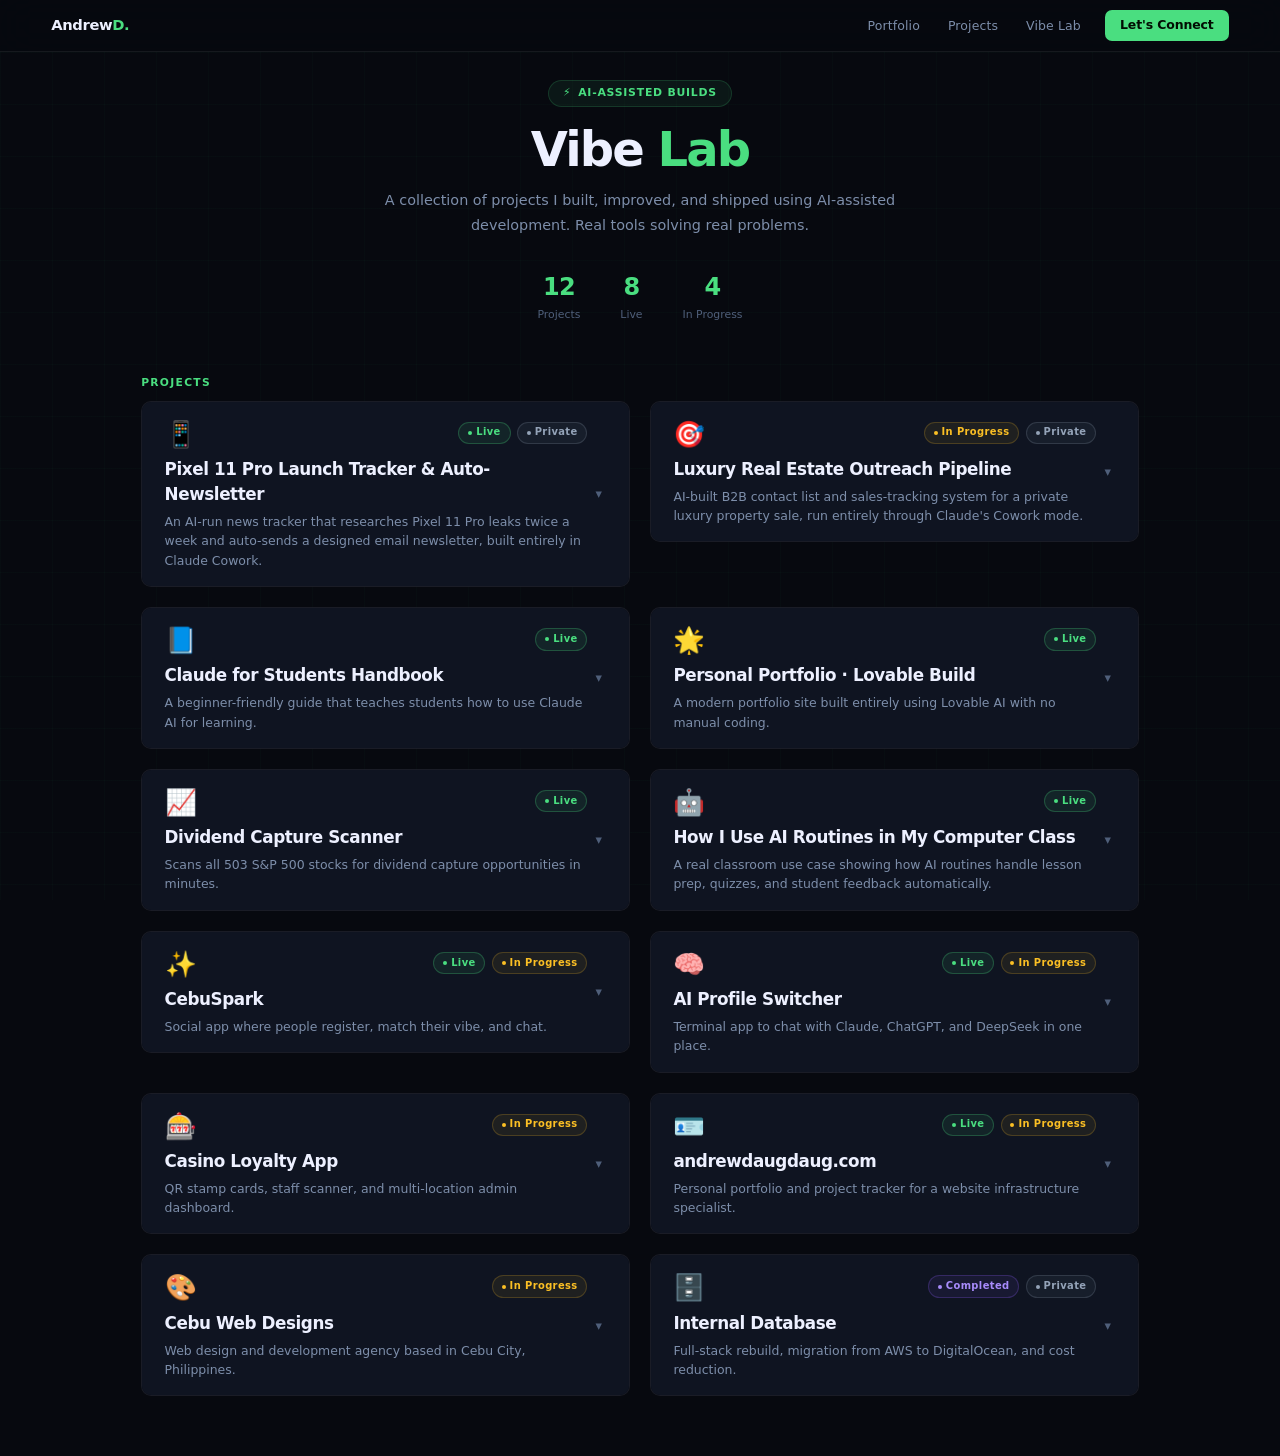
<file: vibe-lab.html>
<!DOCTYPE html>
<html lang="en">
<head>
  <meta charset="UTF-8" />
  <meta name="viewport" content="width=device-width, initial-scale=1.0" />
  <title>Vibe Lab | Andrew D.</title>
  <meta name="description" content="Vibe Lab · a showcase of AI-assisted projects built by Andrew D., including web apps, automation tools, and infrastructure builds." />
  <link rel="icon" type="image/svg+xml" href="favicon.svg" />
  <link rel="stylesheet" href="style.css" />
  <link rel="preconnect" href="https://static.cloudflareinsights.com" crossorigin />
  <style>
    .wrap { max-width: 1100px; padding: 80px max(1.5rem,4vw) 60px; }

    /* HERO */
    .vl-hero { text-align: center; margin-bottom: 3rem; }
    .vl-badge {
      display: inline-flex; align-items: center; gap: .42rem;
      background: rgba(74,222,128,.065); border: 1px solid rgba(74,222,128,.17);
      border-radius: 100px; padding: .28rem .85rem;
      font-size: .68rem; font-weight: 700; color: var(--green);
      letter-spacing: .07em; text-transform: uppercase; margin-bottom: 1rem;
    }
    .vl-title { font-size: clamp(2rem, 5vw, 3rem); font-weight: 800; letter-spacing: -.04em; line-height: 1.1; margin-bottom: .75rem; }
    .vl-title .g { color: var(--green); }
    .vl-sub { color: var(--muted-2); font-size: .9rem; line-height: 1.7; max-width: 520px; margin: 0 auto; }

    /* STATS */
    .vl-stats { display: flex; justify-content: center; gap: 2.5rem; flex-wrap: wrap; margin: 2rem 0 3rem; }
    .vl-stat { text-align: center; }
    .vl-stat-val { font-size: 1.5rem; font-weight: 800; color: var(--green); letter-spacing: -.03em; }
    .vl-stat-lbl { font-size: .68rem; color: var(--muted); font-weight: 500; margin-top: .1rem; }

    /* PROJECT CARDS */
    .projects-grid { display: grid; grid-template-columns: repeat(2,1fr); gap: 1.25rem; align-items: start; }

    .project-card {
      background: var(--bg-card);
      border: 1px solid var(--border);
      border-radius: var(--radius);
      overflow: hidden;
      transition: border-color .2s, transform .2s, box-shadow .2s;
      display: flex; flex-direction: column;
    }
    .project-card:hover {
      border-color: var(--border-g);
      transform: translateY(-3px);
      box-shadow: 0 8px 32px rgba(74,222,128,.08);
    }

    .pc-head {
      padding: 1.25rem 1.4rem 1rem;
      border-bottom: 1px solid var(--border);
      background: var(--bg-3);
    }
    .pc-top { display: flex; align-items: flex-start; justify-content: space-between; gap: .75rem; margin-bottom: .6rem; }
    .pc-icon { font-size: 1.6rem; line-height: 1; }
    .pc-badges { display: flex; gap: .4rem; flex-wrap: wrap; align-items: center; }

    .status-badge {
      display: inline-flex; align-items: center; gap: .25rem;
      border-radius: 100px; padding: .18rem .55rem;
      font-size: .62rem; font-weight: 700; letter-spacing: .04em;
    }
    .status-badge .bd { width: 4px; height: 4px; border-radius: 50%; flex-shrink: 0; }
    .sb-live    { background: rgba(74,222,128,.08);  border: 1px solid rgba(74,222,128,.25);  color: var(--green); }
    .sb-live .bd { background: var(--green); animation: blink 2s infinite; }
    .sb-progress { background: rgba(251,191,36,.07);  border: 1px solid rgba(251,191,36,.2);   color: #fbbf24; }
    .sb-progress .bd { background: #fbbf24; }
    .sb-private  { background: rgba(148,163,184,.07); border: 1px solid rgba(148,163,184,.2);  color: #94a3b8; }
    .sb-private .bd { background: #94a3b8; }
    .sb-complete { background: rgba(139,92,246,.08);  border: 1px solid rgba(139,92,246,.25);  color: #a78bfa; }
    .sb-complete .bd { background: #a78bfa; }
    @keyframes blink { 0%,100%{opacity:1} 50%{opacity:.4} }

    .pc-name { font-size: 1.05rem; font-weight: 800; letter-spacing: -.025em; margin-bottom: .3rem; }
    .pc-tagline { font-size: .78rem; color: var(--muted-2); line-height: 1.55; }

    .pc-body { padding: 1.1rem 1.4rem; flex: 1; display: flex; flex-direction: column; gap: 1rem; }
    .pc-desc { font-size: .8rem; color: var(--muted-2); line-height: 1.65; }

    /* Tech stack pills */
    .pc-stack { display: flex; flex-wrap: wrap; gap: .4rem; }
    .tech-pill {
      display: inline-flex; align-items: center; gap: .28rem;
      background: rgba(255,255,255,.025); border: 1px solid var(--border);
      border-radius: 4px; padding: .18rem .55rem;
      font-size: .67rem; font-weight: 600; color: var(--muted-2);
      transition: all .15s;
    }
    .tech-pill:hover { border-color: var(--border-g); color: var(--text-2); }

    .pc-footer { padding: .9rem 1.4rem; border-top: 1px solid var(--border); display: flex; align-items: center; justify-content: space-between; gap: .75rem; flex-wrap: wrap; }
    .pc-link {
      display: inline-flex; align-items: center; gap: .35rem;
      font-size: .75rem; font-weight: 600; color: var(--green);
      text-decoration: none; transition: opacity .15s;
    }
    .pc-link:hover { opacity: .75; }
    .pc-link-muted { color: var(--muted); cursor: default; font-size: .72rem; }

    /* Phases accordion for internal DB */
    .phases { display: flex; flex-direction: column; gap: .4rem; }
    .phase-item { background: var(--bg-3); border: 1px solid var(--border); border-radius: var(--r-sm); padding: .55rem .85rem; }
    .phase-head { display: flex; align-items: center; gap: .5rem; font-size: .75rem; font-weight: 700; }
    .phase-num { color: var(--green); font-size: .65rem; font-weight: 800; letter-spacing: .05em; }
    .phase-desc { font-size: .7rem; color: var(--muted-2); margin-top: .2rem; line-height: 1.5; }

    /* Accordion */
    .pc-head { cursor: pointer; user-select: none; position: relative; padding-right: 2.6rem; }
    .pc-chev {
      position: absolute; top: 50%; right: 1.2rem;
      width: 22px; height: 22px;
      display: flex; align-items: center; justify-content: center;
      color: var(--muted); font-size: .8rem;
      transition: transform .3s ease, color .2s;
      transform: translateY(-50%);
    }
    .project-card.open .pc-chev { transform: translateY(-50%) rotate(180deg); color: var(--green); }
    .pc-head:hover .pc-chev { color: var(--green); }
    .pc-collapse { overflow: hidden; max-height: 0; transition: max-height .35s ease; }
    .pc-head { border-bottom: none; }
    .project-card.open .pc-head { border-bottom: 1px solid var(--border); }

    @media (max-width: 768px) { .projects-grid { grid-template-columns: 1fr; } }
    @media (max-width: 480px) { .vl-stats { gap: 1.5rem; } }
  </style>
</head>
<body>

<nav>
  <a href="/" class="nav-logo">Andrew<span class="g">D.</span></a>
  <ul class="nav-links" id="navLinks">
    <li><a href="/">Portfolio</a></li>
    <li><a href="/projects">Projects</a></li>
    <li><a href="/vibe-lab">Vibe Lab</a></li>
  </ul>
  <a href="/#contact" class="btn btn-green nav-cta-btn">Let's Connect</a>
  <button class="hamburger" id="ham" aria-label="Menu">
    <span></span><span></span><span></span>
  </button>
</nav>

<div class="wrap">

  <!-- HERO -->
  <div class="vl-hero rv">
    <div class="vl-badge"><span>⚡</span> AI-Assisted Builds</div>
    <h1 class="vl-title">Vibe <span class="g">Lab</span></h1>
    <p class="vl-sub">A collection of projects I built, improved, and shipped using AI-assisted development. Real tools solving real problems.</p>
    <div class="vl-stats">
      <div class="vl-stat"><div class="vl-stat-val">12</div><div class="vl-stat-lbl">Projects</div></div>
      <div class="vl-stat"><div class="vl-stat-val">8</div><div class="vl-stat-lbl">Live</div></div>
      <div class="vl-stat"><div class="vl-stat-val">4</div><div class="vl-stat-lbl">In Progress</div></div>
    </div>
  </div>

  <!-- PROJECTS -->
  <div class="sec-label">Projects</div>
  <div class="projects-grid">

    <!-- Pixel 11 Pro Launch Tracker & Auto-Newsletter -->
    <div class="project-card rv">
      <div class="pc-head">
        <div class="pc-top">
          <div class="pc-icon">📱</div>
          <div class="pc-badges">
            <span class="status-badge sb-live"><span class="bd"></span>Live</span>
            <span class="status-badge sb-private"><span class="bd"></span>Private</span>
          </div>
        </div>
        <div class="pc-name">Pixel 11 Pro Launch Tracker &amp; Auto-Newsletter</div>
        <div class="pc-tagline">An AI-run news tracker that researches Pixel 11 Pro leaks twice a week and auto-sends a designed email newsletter, built entirely in Claude Cowork.</div>
      </div>
      <div class="pc-body">
        <p class="pc-desc">A private client engagement executed inside Claude Cowork. The client wanted anonymous, ongoing updates on the Google Pixel 11 Pro (release dates, RAM and storage configurations) ahead of the August 2026 launch. Built a scheduled agent that searches trusted sources twice a week, separates confirmed facts from rumors with cited sources, and auto-sends a custom-designed HTML newsletter via Gmail and Zapier with zero manual steps. The newsletter went through several design iterations (editorial cream layout, countdown pill, rumor-watch callouts, pastel spec cards) and reads reader replies to adapt coverage, which it did when the client requested Pro XL and storage tracking. Also delivered a live tracker dashboard and full project documentation PDF. Client identity kept private.</p>
        <div>
          <div class="page-meta" style="margin-bottom:.5rem;">Built With</div>
          <div class="pc-stack">
            <span class="tech-pill">Claude Cowork</span>
            <span class="tech-pill">Claude Fable</span>
            <span class="tech-pill">Gmail Connector</span>
            <span class="tech-pill">Zapier MCP</span>
            <span class="tech-pill">Scheduled Tasks</span>
            <span class="tech-pill">HTML Email</span>
          </div>
        </div>
        <div>
          <div class="page-meta" style="margin-bottom:.5rem;">Deliverables</div>
          <div class="pc-stack">
            <span class="tech-pill">Twice-Weekly Auto Newsletter</span>
            <span class="tech-pill">Confirmed vs Rumor Sourcing</span>
            <span class="tech-pill">Live Tracker Dashboard</span>
            <span class="tech-pill">Adaptive Reader Requests</span>
            <span class="tech-pill">Project Documentation PDF</span>
          </div>
        </div>
      </div>
      <div class="pc-footer">
        <span class="pc-link-muted">🔒 Private · client work</span>
      </div>
    </div>

    <!-- Luxury Real Estate Outreach Pipeline -->
    <div class="project-card rv">
      <div class="pc-head">
        <div class="pc-top">
          <div class="pc-icon">🎯</div>
          <div class="pc-badges">
            <span class="status-badge sb-progress"><span class="bd"></span>In Progress</span>
            <span class="status-badge sb-private"><span class="bd"></span>Private</span>
          </div>
        </div>
        <div class="pc-name">Luxury Real Estate Outreach Pipeline</div>
        <div class="pc-tagline">AI-built B2B contact list and sales-tracking system for a private luxury property sale, run entirely through Claude's Cowork mode.</div>
      </div>
      <div class="pc-body">
        <p class="pc-desc">A private client engagement executed inside Claude Cowork, using connected tools instead of manual work. Researched 175 target firms across six buyer/referral segments (wealth advisory, corporate relocation, family offices, luxury realtors, private aviation, and law firms), then enriched 140+ verified individual contacts through Apollo. Delivered a live Google Sheets system: an auto-updating outreach list, a summary dashboard, and a color-coded status tracker for the field agent to log replies. Also produced a one-page, critical-path status report for stakeholders. Client identity and property details kept private.</p>
        <div>
          <div class="page-meta" style="margin-bottom:.5rem;">Built With</div>
          <div class="pc-stack">
            <span class="tech-pill">Claude Cowork</span>
            <span class="tech-pill">Claude Fable</span>
            <span class="tech-pill">Claude Opus</span>
            <span class="tech-pill">Google Drive</span>
            <span class="tech-pill">Google Sheets</span>
            <span class="tech-pill">Apollo.io</span>
            <span class="tech-pill">MCP Connectors</span>
          </div>
        </div>
        <div>
          <div class="page-meta" style="margin-bottom:.5rem;">Deliverables</div>
          <div class="pc-stack">
            <span class="tech-pill">140+ Verified Contacts</span>
            <span class="tech-pill">6 Target Segments</span>
            <span class="tech-pill">Apollo Enrichment</span>
            <span class="tech-pill">Live Google Sheets Dashboard</span>
            <span class="tech-pill">Outreach Status Tracker</span>
            <span class="tech-pill">One-Page Status Report</span>
          </div>
        </div>
      </div>
      <div class="pc-footer">
        <span class="pc-link-muted">🔒 Private · client work</span>
      </div>
    </div>

    <!-- Claude for Students Handbook -->
    <div class="project-card rv">
      <div class="pc-head">
        <div class="pc-top">
          <div class="pc-icon">📘</div>
          <div class="pc-badges">
            <span class="status-badge sb-live"><span class="bd"></span>Live</span>
          </div>
        </div>
        <div class="pc-name">Claude for Students Handbook</div>
        <div class="pc-tagline">A beginner-friendly guide that teaches students how to use Claude AI for learning.</div>
      </div>
      <div class="pc-body">
        <p class="pc-desc">A downloadable handbook created for my computer class. Introduces students to Claude AI, how to write effective prompts, and how to use AI responsibly as a study companion instead of a shortcut. Available in two editions: one for students and one for complete beginners. Shared free for students and teachers.</p>
        <div>
          <div class="page-meta" style="margin-bottom:.5rem;">Format</div>
          <div class="pc-stack">
            <span class="tech-pill">PDF Handbook</span>
            <span class="tech-pill">Two Editions</span>
            <span class="tech-pill">Claude AI</span>
            <span class="tech-pill">Education</span>
            <span class="tech-pill">Prompting Basics</span>
            <span class="tech-pill">Responsible AI Use</span>
          </div>
        </div>
      </div>
      <div class="pc-footer">
        <a href="https://bit.ly/claude-for-students" target="_blank" rel="noopener" class="pc-link">↗ Students Edition</a>
        <a href="https://bit.ly/claude-for-beginners" target="_blank" rel="noopener" class="pc-link" style="font-size:.7rem;opacity:.7;">Beginners Edition ↗</a>
      </div>
    </div>

    <!-- Lovable Portfolio -->
    <div class="project-card rv">
      <div class="pc-head">
        <div class="pc-top">
          <div class="pc-icon">🌟</div>
          <div class="pc-badges">
            <span class="status-badge sb-live"><span class="bd"></span>Live</span>
          </div>
        </div>
        <div class="pc-name">Personal Portfolio · Lovable Build</div>
        <div class="pc-tagline">A modern portfolio site built entirely using Lovable AI with no manual coding.</div>
      </div>
      <div class="pc-body">
        <p class="pc-desc">A fully designed personal portfolio and services website built with Lovable. Showcases 20+ years of infrastructure experience, client testimonials, service offerings, and a full work history timeline. No code written manually, generated and deployed through AI-assisted building.</p>
        <div>
          <div class="page-meta" style="margin-bottom:.5rem;">Built With</div>
          <div class="pc-stack">
            <span class="tech-pill">Lovable</span>
            <span class="tech-pill">AI-Generated</span>
            <span class="tech-pill">React</span>
            <span class="tech-pill">Tailwind CSS</span>
            <span class="tech-pill">No-Code Build</span>
          </div>
        </div>
        <div>
          <div class="page-meta" style="margin-bottom:.5rem;">Features</div>
          <div class="pc-stack">
            <span class="tech-pill">Services Showcase</span>
            <span class="tech-pill">Work Timeline</span>
            <span class="tech-pill">Testimonials</span>
            <span class="tech-pill">Tech Stack</span>
            <span class="tech-pill">Contact CTA</span>
          </div>
        </div>
      </div>
      <div class="pc-footer">
        <a href="https://andrewdaugdaug.lovable.app" target="_blank" rel="noopener" class="pc-link">↗ andrewdaugdaug.lovable.app</a>
      </div>
    </div>

    <!-- Dividend Capture Scanner -->
    <div class="project-card rv">
      <div class="pc-head">
        <div class="pc-top">
          <div class="pc-icon">📈</div>
          <div class="pc-badges">
            <span class="status-badge sb-live"><span class="bd"></span>Live</span>
          </div>
        </div>
        <div class="pc-name">Dividend Capture Scanner</div>
        <div class="pc-tagline">Scans all 503 S&amp;P 500 stocks for dividend capture opportunities in minutes.</div>
      </div>
      <div class="pc-body">
        <p class="pc-desc">A Python script that pulls live Yahoo Finance data and filters every S&amp;P 500 stock for dividend capture candidates. Applies four filters (ex-date within 14 days, 0.5%+ yield, 500K+ daily volume, $10-$500 price range), ranks results, and exports a dated CSV. Processes all 503 stocks in 3-5 minutes.</p>
        <div>
          <div class="page-meta" style="margin-bottom:.5rem;">Tech Stack</div>
          <div class="pc-stack">
            <span class="tech-pill">Python</span>
            <span class="tech-pill">yfinance</span>
            <span class="tech-pill">pandas</span>
            <span class="tech-pill">Yahoo Finance API</span>
            <span class="tech-pill">CSV Export</span>
            <span class="tech-pill">AI-Assisted Build</span>
          </div>
        </div>
        <div>
          <div class="page-meta" style="margin-bottom:.5rem;">Features</div>
          <div class="pc-stack">
            <span class="tech-pill">S&amp;P 500 Coverage</span>
            <span class="tech-pill">Live Data</span>
            <span class="tech-pill">4-Filter System</span>
            <span class="tech-pill">Ranked Output</span>
            <span class="tech-pill">Phase 2: IBKR API</span>
          </div>
        </div>
      </div>
      <div class="pc-footer">
        <a href="https://dividend-capture-scanner.vercel.app" target="_blank" rel="noopener" class="pc-link">↗ dividend-capture-scanner.vercel.app</a>
      </div>
    </div>

    <!-- AI Workflow · Routing in Claude -->
    <div class="project-card rv">
      <div class="pc-head">
        <div class="pc-top">
          <div class="pc-icon">🤖</div>
          <div class="pc-badges">
            <span class="status-badge sb-live"><span class="bd"></span>Live</span>
          </div>
        </div>
        <div class="pc-name">How I Use AI Routines in My Computer Class</div>
        <div class="pc-tagline">A real classroom use case showing how AI routines handle lesson prep, quizzes, and student feedback automatically.</div>
      </div>
      <div class="pc-body">
        <p class="pc-desc">A real-world breakdown of the AI Routine / Agent framework applied to a web programming classroom. Shows how Trigger, Context, and Steering work together so a teacher can automate quizzes, exercise generation, and HTML code review without losing control of the process.</p>
        <div>
          <div class="page-meta" style="margin-bottom:.5rem;">Framework</div>
          <div class="pc-stack">
            <span class="tech-pill">Claude AI</span>
            <span class="tech-pill">Trigger</span>
            <span class="tech-pill">Context</span>
            <span class="tech-pill">Steering</span>
            <span class="tech-pill">Prompt Design</span>
            <span class="tech-pill">AI-Assisted Build</span>
          </div>
        </div>
        <div>
          <div class="page-meta" style="margin-bottom:.5rem;">Use Case</div>
          <div class="pc-stack">
            <span class="tech-pill">Education</span>
            <span class="tech-pill">Quiz Generator</span>
            <span class="tech-pill">HTML Checker</span>
            <span class="tech-pill">Lesson Prep</span>
            <span class="tech-pill">Student Feedback</span>
          </div>
        </div>
      </div>
      <div class="pc-footer">
        <a href="/ai-routine" class="pc-link">↗ View AI Routine Page</a>
      </div>
    </div>


    <!-- CebuSpark -->
    <div class="project-card rv">
      <div class="pc-head">
        <div class="pc-top">
          <div class="pc-icon">✨</div>
          <div class="pc-badges">
            <span class="status-badge sb-live"><span class="bd"></span>Live</span>
            <span class="status-badge sb-progress"><span class="bd"></span>In Progress</span>
          </div>
        </div>
        <div class="pc-name">CebuSpark</div>
        <div class="pc-tagline">Social app where people register, match their vibe, and chat.</div>
      </div>
      <div class="pc-body">
        <p class="pc-desc">A community social platform for Cebu-based users. People create profiles, match based on shared vibes, and connect through real-time chat. Built with AI assistance from the ground up.</p>
        <div>
          <div class="page-meta" style="margin-bottom:.5rem;">Tech Stack</div>
          <div class="pc-stack">
            <span class="tech-pill">Node.js</span>
            <span class="tech-pill">Express 4</span>
            <span class="tech-pill">Supabase</span>
            <span class="tech-pill">PostgreSQL</span>
            <span class="tech-pill">Supabase Realtime</span>
            <span class="tech-pill">JWT</span>
            <span class="tech-pill">Docker</span>
            <span class="tech-pill">Vercel</span>
            <span class="tech-pill">DeepSeek API</span>
            <span class="tech-pill">Google OAuth</span>
            <span class="tech-pill">Vanilla JS</span>
          </div>
        </div>
      </div>
      <div class="pc-footer">
        <a href="https://www.cebuspark.com" target="_blank" rel="noopener" class="pc-link">↗ cebuspark.com</a>
        <a href="https://www.cebuspark.com/documentation.html" target="_blank" rel="noopener" class="pc-link" style="font-size:.7rem;opacity:.7;">Docs ↗</a>
      </div>
    </div>

    <!-- AI Profile Switcher -->
    <div class="project-card rv">
      <div class="pc-head">
        <div class="pc-top">
          <div class="pc-icon">🧠</div>
          <div class="pc-badges">
            <span class="status-badge sb-live"><span class="bd"></span>Live</span>
            <span class="status-badge sb-progress"><span class="bd"></span>In Progress</span>
          </div>
        </div>
        <div class="pc-name">AI Profile Switcher</div>
        <div class="pc-tagline">Terminal app to chat with Claude, ChatGPT, and DeepSeek in one place.</div>
      </div>
      <div class="pc-body">
        <p class="pc-desc">A terminal-based desktop app where Claude, ChatGPT, and DeepSeek share the same conversation history and work as a team. Switch between AI profiles without losing context. Built for Windows Terminal with a custom UI.</p>
        <div>
          <div class="page-meta" style="margin-bottom:.5rem;">Tech Stack</div>
          <div class="pc-stack">
            <span class="tech-pill">Python 3.14</span>
            <span class="tech-pill">Textual</span>
            <span class="tech-pill">Rich</span>
            <span class="tech-pill">Anthropic SDK</span>
            <span class="tech-pill">OpenAI SDK</span>
            <span class="tech-pill">DeepSeek API</span>
            <span class="tech-pill">Pillow</span>
            <span class="tech-pill">python-dotenv</span>
            <span class="tech-pill">Windows Terminal</span>
            <span class="tech-pill">JetBrains Mono</span>
          </div>
        </div>
      </div>
      <div class="pc-footer">
        <span class="pc-link-muted">🖥️ Desktop app · Windows only</span>
      </div>
    </div>

    <!-- Casino Loyalty App -->
    <div class="project-card rv">
      <div class="pc-head">
        <div class="pc-top">
          <div class="pc-icon">🎰</div>
          <div class="pc-badges">
            <span class="status-badge sb-progress"><span class="bd"></span>In Progress</span>
          </div>
        </div>
        <div class="pc-name">Casino Loyalty App</div>
        <div class="pc-tagline">QR stamp cards, staff scanner, and multi-location admin dashboard.</div>
      </div>
      <div class="pc-body">
        <p class="pc-desc">A loyalty platform for casino locations spanning North Sioux City and Sioux Falls. Customers collect digital stamps via QR codes, staff scan with a dedicated scanner app, and managers track rewards across all three locations from a unified admin dashboard.</p>
        <div>
          <div class="page-meta" style="margin-bottom:.5rem;">Features</div>
          <div class="pc-stack">
            <span class="tech-pill">Customer Auth</span>
            <span class="tech-pill">QR Stamp Cards</span>
            <span class="tech-pill">Staff Scanner</span>
            <span class="tech-pill">Admin Dashboard</span>
            <span class="tech-pill">Multi-location</span>
            <span class="tech-pill">AI-Assisted Build</span>
          </div>
        </div>
      </div>
      <div class="pc-footer">
        <span class="pc-link-muted">🔧 In development · localhost</span>
      </div>
    </div>

    <!-- andrewdaugdaug.com -->
    <div class="project-card rv">
      <div class="pc-head">
        <div class="pc-top">
          <div class="pc-icon">🪪</div>
          <div class="pc-badges">
            <span class="status-badge sb-live"><span class="bd"></span>Live</span>
            <span class="status-badge sb-progress"><span class="bd"></span>In Progress</span>
          </div>
        </div>
        <div class="pc-name">andrewdaugdaug.com</div>
        <div class="pc-tagline">Personal portfolio and project tracker for a website infrastructure specialist.</div>
      </div>
      <div class="pc-body">
        <p class="pc-desc">A premium dark-themed personal portfolio built entirely with AI assistance. Features a compact SaaS-inspired design, a password-protected project tracker, admin dashboard, tutorial tracker, changelog, and a live Cloudflare visitor stats bar. Deployed on Vercel with a custom domain via Cloudflare.</p>
        <div>
          <div class="page-meta" style="margin-bottom:.5rem;">Tech Stack</div>
          <div class="pc-stack">
            <span class="tech-pill">HTML</span>
            <span class="tech-pill">CSS</span>
            <span class="tech-pill">Vanilla JS</span>
            <span class="tech-pill">Vercel</span>
            <span class="tech-pill">Cloudflare</span>
            <span class="tech-pill">Serverless API</span>
            <span class="tech-pill">WebP Images</span>
            <span class="tech-pill">AI-Assisted Build</span>
          </div>
        </div>
        <div>
          <div class="page-meta" style="margin-bottom:.5rem;">Features</div>
          <div class="pc-stack">
            <span class="tech-pill">Documentation</span>
            <span class="tech-pill">Admin Dashboard</span>
            <span class="tech-pill">Cloudflare Analytics</span>
            <span class="tech-pill">Password Protection</span>
          </div>
        </div>
      </div>
      <div class="pc-footer">
        <a href="https://www.andrewdaugdaug.com" target="_blank" rel="noopener" class="pc-link">↗ andrewdaugdaug.com</a>
        <a href="https://www.andrewdaugdaug.com/documentation" target="_blank" rel="noopener" class="pc-link" style="font-size:.7rem;opacity:.7;">Docs ↗</a>
      </div>
    </div>

    <!-- Cebu Web Designs -->
    <div class="project-card rv">
      <div class="pc-head">
        <div class="pc-top">
          <div class="pc-icon">🎨</div>
          <div class="pc-badges">
            <span class="status-badge sb-progress"><span class="bd"></span>In Progress</span>
          </div>
        </div>
        <div class="pc-name">Cebu Web Designs</div>
        <div class="pc-tagline">Web design and development agency based in Cebu City, Philippines.</div>
      </div>
      <div class="pc-body">
        <p class="pc-desc">A Cebu-based web design and development agency specializing in WordPress, Shopify, cloud hosting, SEO, and email management. Currently being rebuilt and improved using AI-assisted vibe coding.</p>
        <div>
          <div class="page-meta" style="margin-bottom:.5rem;">Services</div>
          <div class="pc-stack">
            <span class="tech-pill">WordPress</span>
            <span class="tech-pill">Shopify</span>
            <span class="tech-pill">Web Design</span>
            <span class="tech-pill">Cloud Hosting</span>
            <span class="tech-pill">SEO</span>
            <span class="tech-pill">Microsoft 365</span>
            <span class="tech-pill">AI-Assisted Rebuild</span>
          </div>
        </div>
      </div>
      <div class="pc-footer">
        <a href="https://www.cebuwebdesigns.com" target="_blank" rel="noopener" class="pc-link">↗ cebuwebdesigns.com</a>
      </div>
    </div>

    <!-- Internal Database -->
    <div class="project-card rv">
      <div class="pc-head">
        <div class="pc-top">
          <div class="pc-icon">🗄️</div>
          <div class="pc-badges">
            <span class="status-badge sb-complete"><span class="bd"></span>Completed</span>
            <span class="status-badge sb-private"><span class="bd"></span>Private</span>
          </div>
        </div>
        <div class="pc-name">Internal Database</div>
        <div class="pc-tagline">Full-stack rebuild, migration from AWS to DigitalOcean, and cost reduction.</div>
      </div>
      <div class="pc-body">
        <p class="pc-desc">A multi-phase infrastructure and development project. Rebuilt the stack, redesigned the UI, migrated from AWS to DigitalOcean, and reduced monthly server costs from $164 to $20.</p>
        <div class="phases">
          <div class="phase-item">
            <div class="phase-head"><span class="phase-num">PHASE 1</span> Local Setup and Stack Upgrade</div>
            <div class="phase-desc">PHP 7 to 8.1, CakePHP 3.5 to 3.10, replaced PHPExcel. Page load dropped from 8s to under 1s.</div>
          </div>
          <div class="phase-item">
            <div class="phase-head"><span class="phase-num">PHASE 2</span> UI Redesign and Bug Fixes</div>
            <div class="phase-desc">Full redesign with Bootstrap 5. Fixed broken fields, invisible headers, and layout issues.</div>
          </div>
          <div class="phase-item">
            <div class="phase-head"><span class="phase-num">PHASE 3</span> AWS to DigitalOcean Migration</div>
            <div class="phase-desc">Zero-downtime migration. SSL, DNS, automated backups. Cost reduced from $164 to $20/month.</div>
          </div>
          <div class="phase-item">
            <div class="phase-head"><span class="phase-num">PHASE 4</span> AWS Cleanup</div>
            <div class="phase-desc">Backed up 4,500+ S3 files (3GB+). Terminated all EC2, RDS, VPC, S3, AMIs. Bill dropped to $1.50/month.</div>
          </div>
          <div class="phase-item">
            <div class="phase-head"><span class="phase-num">PHASE 5</span> Docs and Admin Tools</div>
            <div class="phase-desc">Created changelog, documentation, admin portal, migration notes, and billing timesheet.</div>
          </div>
        </div>
      </div>
      <div class="pc-footer">
        <span class="pc-link-muted">🔒 Private · internal use only</span>
      </div>
    </div>

  </div>
</div>

<script>
  const ham = document.getElementById('ham');
  const nl  = document.getElementById('navLinks');
  ham.addEventListener('click', () => nl.classList.toggle('open'));
  nl.querySelectorAll('a').forEach(a => a.addEventListener('click', () => nl.classList.remove('open')));

  const io = new IntersectionObserver(entries => {
    entries.forEach(e => { if (e.isIntersecting) { e.target.classList.add('in'); io.unobserve(e.target); } });
  }, { threshold: 0.08 });
  document.querySelectorAll('.rv').forEach(el => io.observe(el));

  // Accordion cards
  document.querySelectorAll('.project-card').forEach(card => {
    const head = card.querySelector('.pc-head');
    const wrap = document.createElement('div');
    wrap.className = 'pc-collapse';
    const body = card.querySelector('.pc-body');
    const foot = card.querySelector('.pc-footer');
    if (body) wrap.appendChild(body);
    if (foot) wrap.appendChild(foot);
    card.appendChild(wrap);

    const chev = document.createElement('span');
    chev.className = 'pc-chev';
    chev.textContent = '▾';
    head.appendChild(chev);

    head.setAttribute('role', 'button');
    head.setAttribute('tabindex', '0');
    head.setAttribute('aria-expanded', 'false');

    const toggle = () => {
      const open = card.classList.toggle('open');
      wrap.style.maxHeight = open ? wrap.scrollHeight + 'px' : '0';
      head.setAttribute('aria-expanded', open ? 'true' : 'false');
    };
    head.addEventListener('click', toggle);
    head.addEventListener('keydown', e => {
      if (e.key === 'Enter' || e.key === ' ') { e.preventDefault(); toggle(); }
    });
  });
</script>
<!-- Cloudflare Web Analytics --><script defer src='https://static.cloudflareinsights.com/beacon.min.js' data-cf-beacon='{"token": "b1ae38358fe046e6863e306229b579c2"}'></script><!-- End Cloudflare Web Analytics -->
</body>
</html>
</file>
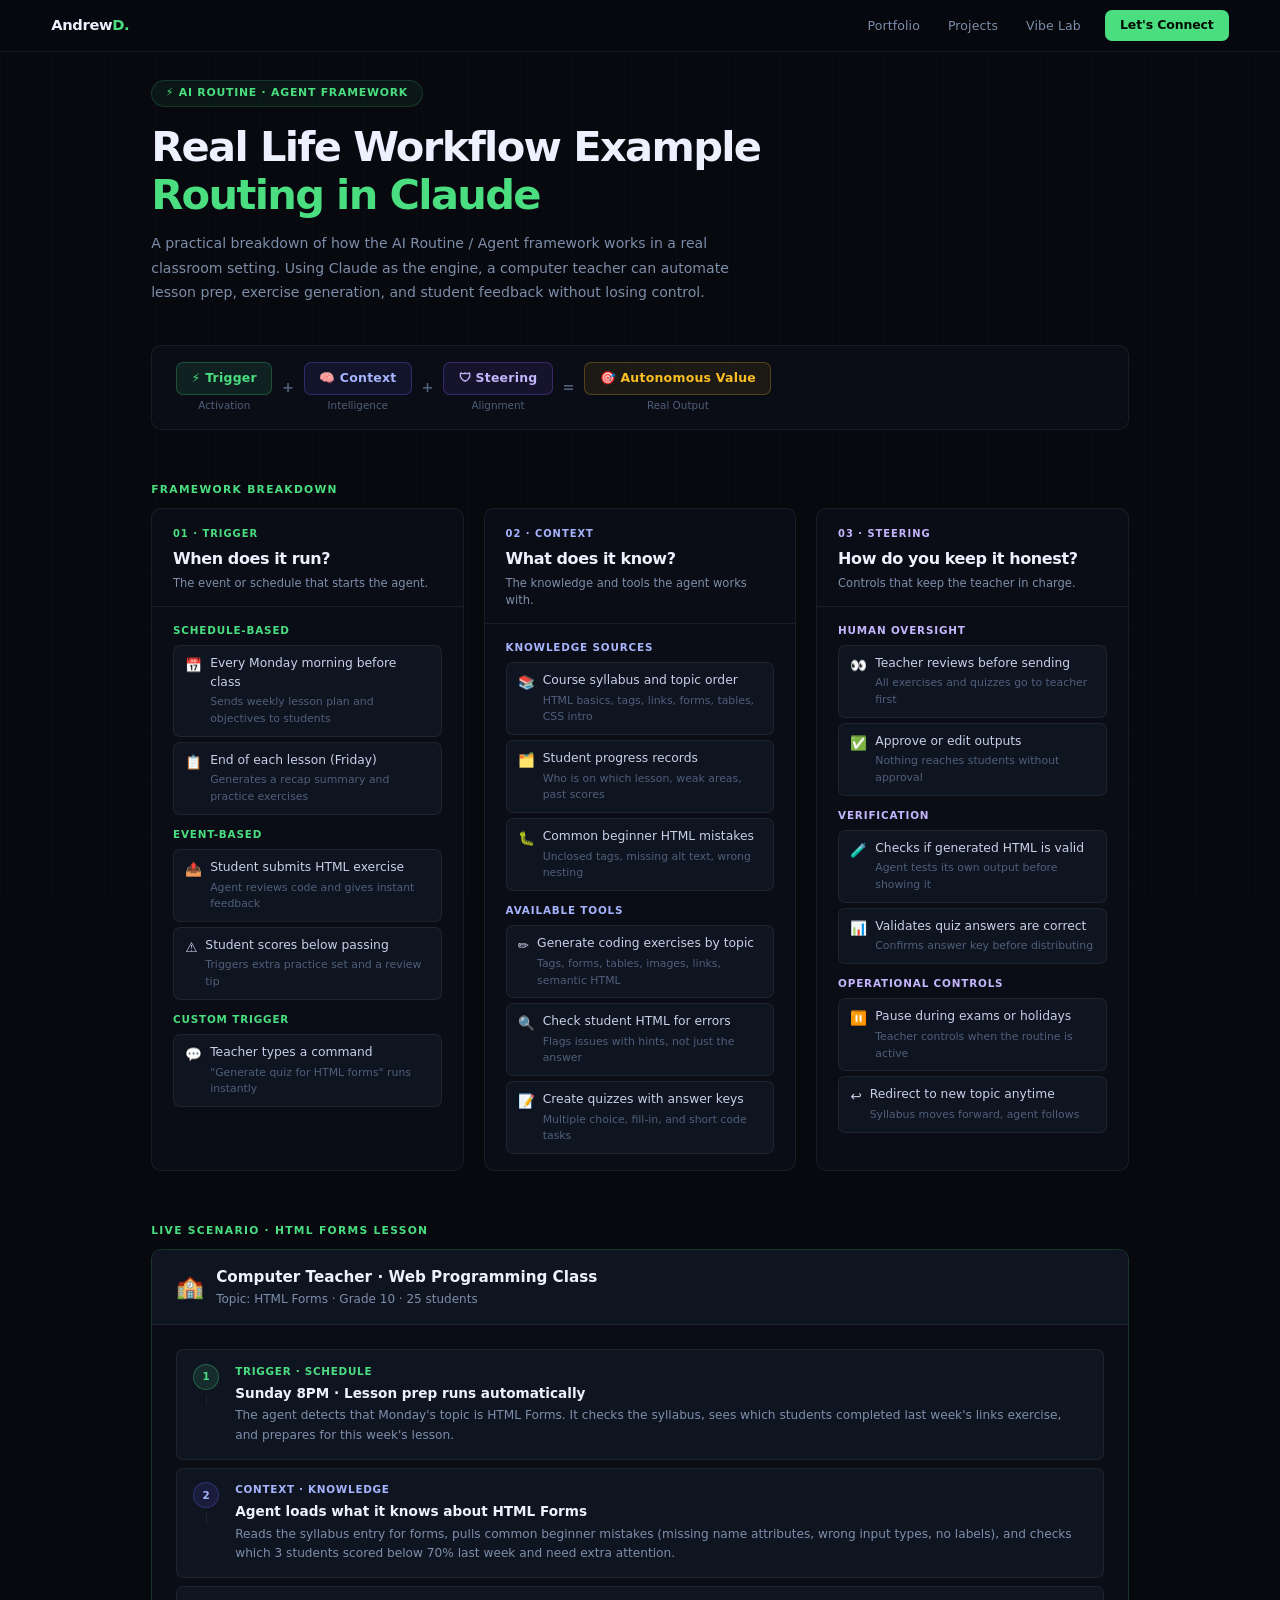
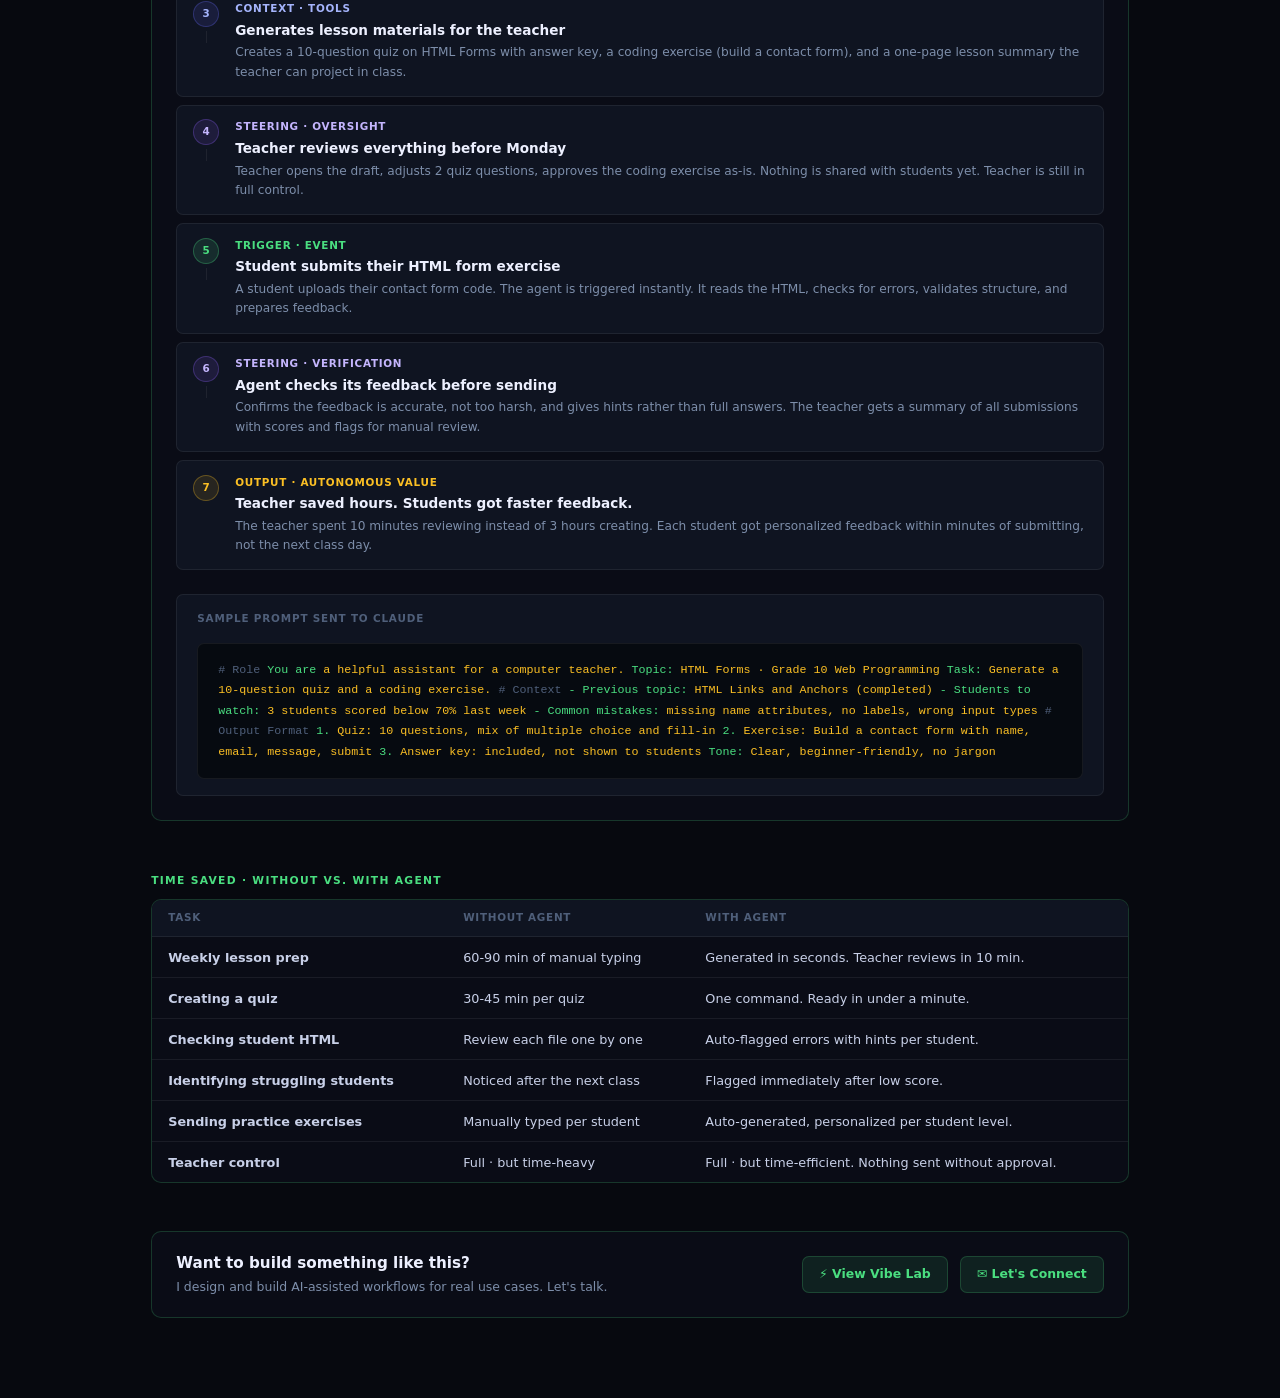
<file: workflow.html>
<!DOCTYPE html>
<html lang="en">
<head>
  <meta charset="UTF-8" />
  <meta name="viewport" content="width=device-width, initial-scale=1.0" />
  <title>Real Life Workflow · Routing in Claude | Andrew D.</title>
  <link rel="icon" type="image/svg+xml" href="favicon.svg" />
  <link rel="stylesheet" href="style.css" />
  <style>
    .wrap { max-width: 1080px; padding: 80px max(1.5rem,4vw) 80px; }

    /* HERO */
    .wf-badge {
      display: inline-flex; align-items: center; gap: .42rem;
      background: rgba(74,222,128,.065); border: 1px solid rgba(74,222,128,.17);
      border-radius: 100px; padding: .28rem .85rem;
      font-size: .68rem; font-weight: 700; color: var(--green);
      letter-spacing: .07em; text-transform: uppercase; margin-bottom: 1rem;
    }
    .wf-title { font-size: clamp(1.7rem,4.5vw,2.6rem); font-weight: 800; letter-spacing: -.04em; line-height: 1.15; margin-bottom: .75rem; }
    .wf-title .g { color: var(--green); }
    .wf-sub { color: var(--muted-2); font-size: .88rem; line-height: 1.75; max-width: 600px; margin-bottom: 2.5rem; }

    /* FORMULA BAR */
    .formula-bar {
      display: flex; align-items: center; gap: .6rem; flex-wrap: wrap;
      background: var(--bg-card); border: 1px solid var(--border);
      border-radius: var(--radius); padding: 1rem 1.5rem;
      margin-bottom: 3rem;
    }
    .formula-chip {
      display: inline-flex; align-items: center; gap: .4rem;
      border-radius: var(--r-sm); padding: .4rem .9rem;
      font-size: .78rem; font-weight: 700; letter-spacing: .02em;
    }
    .fc-trigger  { background: rgba(74,222,128,.1);  border: 1px solid rgba(74,222,128,.25);  color: var(--green); }
    .fc-context  { background: rgba(99,102,241,.1);  border: 1px solid rgba(99,102,241,.3);   color: #a5b4fc; }
    .fc-steering { background: rgba(139,92,246,.1);  border: 1px solid rgba(139,92,246,.3);   color: #c4b5fd; }
    .fc-result   { background: rgba(251,191,36,.08); border: 1px solid rgba(251,191,36,.25);  color: #fbbf24; }
    .formula-eq  { color: var(--muted); font-size: .9rem; font-weight: 700; }
    .formula-label { font-size: .65rem; color: var(--muted); display: block; font-weight: 500; margin-top: .15rem; text-align: center; }

    /* THREE COLUMNS */
    .wf-grid {
      display: grid; grid-template-columns: repeat(3,1fr); gap: 1.25rem;
      margin-bottom: 3rem;
    }
    .wf-col {
      background: var(--bg-card); border: 1px solid var(--border);
      border-radius: var(--radius); overflow: hidden;
      display: flex; flex-direction: column;
    }
    .wf-col-head {
      padding: 1.1rem 1.3rem .85rem;
      border-bottom: 1px solid var(--border);
    }
    .wf-col-num {
      font-size: .62rem; font-weight: 800; letter-spacing: .1em;
      text-transform: uppercase; margin-bottom: .35rem;
    }
    .num-trigger  { color: var(--green); }
    .num-context  { color: #a5b4fc; }
    .num-steering { color: #c4b5fd; }

    .wf-col-title { font-size: 1rem; font-weight: 800; letter-spacing: -.025em; margin-bottom: .25rem; }
    .wf-col-purpose { font-size: .72rem; color: var(--muted-2); }

    .wf-col-body { padding: 1rem 1.3rem; flex: 1; display: flex; flex-direction: column; gap: .75rem; }

    .wf-group-label {
      font-size: .65rem; font-weight: 800; letter-spacing: .08em;
      text-transform: uppercase; margin-bottom: .4rem;
    }
    .gl-trigger  { color: var(--green); }
    .gl-context  { color: #a5b4fc; }
    .gl-steering { color: #c4b5fd; }

    .wf-item-list { display: flex; flex-direction: column; gap: .3rem; }
    .wf-item {
      display: flex; align-items: flex-start; gap: .5rem;
      font-size: .77rem; color: var(--text-2); line-height: 1.55;
      background: var(--bg-3); border: 1px solid var(--border);
      border-radius: var(--r-sm); padding: .5rem .7rem;
    }
    .wf-item-icon { font-size: .85rem; flex-shrink: 0; margin-top: .05rem; }
    .wf-item-text { }
    .wf-item-sub { font-size: .68rem; color: var(--muted); margin-top: .15rem; }

    /* REAL LIFE SCENARIO */
    .scenario-card {
      background: var(--bg-card); border: 1px solid var(--border-g);
      border-radius: var(--radius); overflow: hidden; margin-bottom: 3rem;
    }
    .scenario-head {
      padding: 1rem 1.5rem; background: var(--bg-3);
      border-bottom: 1px solid var(--border);
      display: flex; align-items: center; gap: .75rem;
    }
    .scenario-icon { font-size: 1.4rem; }
    .scenario-title { font-size: .95rem; font-weight: 800; }
    .scenario-sub { font-size: .75rem; color: var(--muted-2); margin-top: .1rem; }
    .scenario-body { padding: 1.5rem; }

    /* Flow steps */
    .flow-steps { display: flex; flex-direction: column; gap: .5rem; margin-bottom: 1.5rem; }
    .flow-step {
      display: flex; align-items: flex-start; gap: 1rem;
      padding: .85rem 1rem; background: var(--bg-3);
      border: 1px solid var(--border); border-radius: var(--r-sm);
      transition: border-color .2s;
    }
    .flow-step:hover { border-color: var(--border-g); }
    .flow-step-left { display: flex; flex-direction: column; align-items: center; gap: .25rem; flex-shrink: 0; }
    .step-num {
      width: 26px; height: 26px; border-radius: 50%;
      display: flex; align-items: center; justify-content: center;
      font-size: .65rem; font-weight: 800;
    }
    .sn-trigger  { background: rgba(74,222,128,.12);  border: 1px solid rgba(74,222,128,.3);  color: var(--green); }
    .sn-context  { background: rgba(99,102,241,.12);  border: 1px solid rgba(99,102,241,.3);  color: #a5b4fc; }
    .sn-steering { background: rgba(139,92,246,.12);  border: 1px solid rgba(139,92,246,.3);  color: #c4b5fd; }
    .sn-output   { background: rgba(251,191,36,.1);   border: 1px solid rgba(251,191,36,.3);  color: #fbbf24; }

    .step-connector { width: 1px; height: 100%; min-height: 12px; background: var(--border); }
    .flow-step-right { flex: 1; }
    .flow-step-label { font-size: .65rem; font-weight: 700; letter-spacing: .07em; text-transform: uppercase; margin-bottom: .2rem; }
    .fl-trigger  { color: var(--green); }
    .fl-context  { color: #a5b4fc; }
    .fl-steering { color: #c4b5fd; }
    .fl-output   { color: #fbbf24; }
    .flow-step-title { font-size: .85rem; font-weight: 700; margin-bottom: .2rem; }
    .flow-step-desc  { font-size: .76rem; color: var(--muted-2); line-height: 1.6; }

    /* Comparison table */
    .compare-table { width: 100%; border-collapse: collapse; font-size: .78rem; }
    .compare-table th {
      padding: .65rem 1rem; text-align: left; font-size: .65rem;
      font-weight: 700; letter-spacing: .07em; text-transform: uppercase;
      color: var(--muted); background: var(--bg-3);
      border-bottom: 1px solid var(--border);
    }
    .compare-table td { padding: .65rem 1rem; border-bottom: 1px solid var(--border); color: var(--text-2); vertical-align: top; }
    .compare-table tr:last-child td { border-bottom: none; }
    .compare-table tr:hover td { background: rgba(255,255,255,.015); }
    .td-task { font-weight: 600; color: var(--text); }
    .td-without { color: #f87171; }
    .td-with { color: var(--green); }

    /* Output preview */
    .output-card {
      background: var(--bg-3); border: 1px solid var(--border);
      border-radius: var(--r-sm); padding: 1rem 1.25rem; margin-top: 1.25rem;
    }
    .output-label { font-size: .65rem; font-weight: 700; letter-spacing: .08em; text-transform: uppercase; color: var(--muted); margin-bottom: .75rem; }
    .output-item { display: flex; align-items: flex-start; gap: .6rem; font-size: .78rem; color: var(--text-2); line-height: 1.55; margin-bottom: .45rem; }
    .output-dot { width: 5px; height: 5px; border-radius: 50%; background: var(--green); flex-shrink: 0; margin-top: .45rem; }

    /* Prompt block */
    .prompt-block {
      background: #060a10; border: 1px solid var(--border);
      border-radius: var(--r-sm); padding: 1rem 1.25rem;
      font-family: 'JetBrains Mono', 'Fira Code', monospace;
      font-size: .73rem; color: #a5b4fc; line-height: 1.75;
      margin-top: 1rem; overflow-x: auto;
    }
    .prompt-comment { color: var(--muted); }
    .prompt-key { color: var(--green); }
    .prompt-val { color: #fbbf24; }

    /* CTA strip */
    .cta-strip {
      display: flex; align-items: center; justify-content: space-between;
      flex-wrap: wrap; gap: 1rem;
      background: var(--bg-card); border: 1px solid var(--border-g);
      border-radius: var(--radius); padding: 1.25rem 1.5rem;
    }
    .cta-strip-text { }
    .cta-strip-title { font-size: .95rem; font-weight: 800; margin-bottom: .2rem; }
    .cta-strip-sub { font-size: .78rem; color: var(--muted-2); }
    .cta-strip-links { display: flex; gap: .75rem; flex-wrap: wrap; }
    .cta-btn-ghost {
      display: inline-flex; align-items: center; gap: .35rem;
      padding: .5rem 1rem; border: 1px solid var(--border-g);
      border-radius: var(--r-sm); font-size: .78rem; font-weight: 600;
      color: var(--green); text-decoration: none; background: var(--glow);
      transition: all .15s;
    }
    .cta-btn-ghost:hover { background: rgba(74,222,128,.15); }

    @media (max-width: 860px) { .wf-grid { grid-template-columns: 1fr; } }
    @media (max-width: 600px) { .formula-bar { gap: .4rem; } .formula-eq { display: none; } }
  </style>
</head>
<body>

<nav>
  <a href="/" class="nav-logo">Andrew<span class="g">D.</span></a>
  <ul class="nav-links" id="navLinks">
    <li><a href="/">Portfolio</a></li>
    <li><a href="/projects">Projects</a></li>
    <li><a href="/vibe-lab">Vibe Lab</a></li>
  </ul>
  <a href="/#contact" class="btn btn-green nav-cta-btn">Let's Connect</a>
  <button class="hamburger" id="ham" aria-label="Menu">
    <span></span><span></span><span></span>
  </button>
</nav>

<div class="wrap">

  <!-- HERO -->
  <div class="rv">
    <div class="wf-badge">⚡ AI Routine · Agent Framework</div>
    <h1 class="wf-title">Real Life Workflow Example<br><span class="g">Routing in Claude</span></h1>
    <p class="wf-sub">A practical breakdown of how the AI Routine / Agent framework works in a real classroom setting. Using Claude as the engine, a computer teacher can automate lesson prep, exercise generation, and student feedback without losing control.</p>
  </div>

  <!-- FORMULA -->
  <div class="formula-bar rv">
    <div>
      <span class="formula-chip fc-trigger">⚡ Trigger</span>
      <span class="formula-label">Activation</span>
    </div>
    <span class="formula-eq">+</span>
    <div>
      <span class="formula-chip fc-context">🧠 Context</span>
      <span class="formula-label">Intelligence</span>
    </div>
    <span class="formula-eq">+</span>
    <div>
      <span class="formula-chip fc-steering">🛡 Steering</span>
      <span class="formula-label">Alignment</span>
    </div>
    <span class="formula-eq">=</span>
    <div>
      <span class="formula-chip fc-result">🎯 Autonomous Value</span>
      <span class="formula-label">Real Output</span>
    </div>
  </div>

  <!-- THREE COLUMNS -->
  <div class="sec-label">Framework Breakdown</div>
  <div class="wf-grid">

    <!-- TRIGGER -->
    <div class="wf-col rv">
      <div class="wf-col-head">
        <div class="wf-col-num num-trigger">01 · Trigger</div>
        <div class="wf-col-title">When does it run?</div>
        <div class="wf-col-purpose">The event or schedule that starts the agent.</div>
      </div>
      <div class="wf-col-body">

        <div>
          <div class="wf-group-label gl-trigger">Schedule-Based</div>
          <div class="wf-item-list">
            <div class="wf-item"><span class="wf-item-icon">📅</span><div><div class="wf-item-text">Every Monday morning before class</div><div class="wf-item-sub">Sends weekly lesson plan and objectives to students</div></div></div>
            <div class="wf-item"><span class="wf-item-icon">📋</span><div><div class="wf-item-text">End of each lesson (Friday)</div><div class="wf-item-sub">Generates a recap summary and practice exercises</div></div></div>
          </div>
        </div>

        <div>
          <div class="wf-group-label gl-trigger">Event-Based</div>
          <div class="wf-item-list">
            <div class="wf-item"><span class="wf-item-icon">📤</span><div><div class="wf-item-text">Student submits HTML exercise</div><div class="wf-item-sub">Agent reviews code and gives instant feedback</div></div></div>
            <div class="wf-item"><span class="wf-item-icon">⚠️</span><div><div class="wf-item-text">Student scores below passing</div><div class="wf-item-sub">Triggers extra practice set and a review tip</div></div></div>
          </div>
        </div>

        <div>
          <div class="wf-group-label gl-trigger">Custom Trigger</div>
          <div class="wf-item-list">
            <div class="wf-item"><span class="wf-item-icon">💬</span><div><div class="wf-item-text">Teacher types a command</div><div class="wf-item-sub">"Generate quiz for HTML forms" runs instantly</div></div></div>
          </div>
        </div>

      </div>
    </div>

    <!-- CONTEXT -->
    <div class="wf-col rv">
      <div class="wf-col-head">
        <div class="wf-col-num num-context">02 · Context</div>
        <div class="wf-col-title">What does it know?</div>
        <div class="wf-col-purpose">The knowledge and tools the agent works with.</div>
      </div>
      <div class="wf-col-body">

        <div>
          <div class="wf-group-label gl-context">Knowledge Sources</div>
          <div class="wf-item-list">
            <div class="wf-item"><span class="wf-item-icon">📚</span><div><div class="wf-item-text">Course syllabus and topic order</div><div class="wf-item-sub">HTML basics, tags, links, forms, tables, CSS intro</div></div></div>
            <div class="wf-item"><span class="wf-item-icon">🗂️</span><div><div class="wf-item-text">Student progress records</div><div class="wf-item-sub">Who is on which lesson, weak areas, past scores</div></div></div>
            <div class="wf-item"><span class="wf-item-icon">🐛</span><div><div class="wf-item-text">Common beginner HTML mistakes</div><div class="wf-item-sub">Unclosed tags, missing alt text, wrong nesting</div></div></div>
          </div>
        </div>

        <div>
          <div class="wf-group-label gl-context">Available Tools</div>
          <div class="wf-item-list">
            <div class="wf-item"><span class="wf-item-icon">✏️</span><div><div class="wf-item-text">Generate coding exercises by topic</div><div class="wf-item-sub">Tags, forms, tables, images, links, semantic HTML</div></div></div>
            <div class="wf-item"><span class="wf-item-icon">🔍</span><div><div class="wf-item-text">Check student HTML for errors</div><div class="wf-item-sub">Flags issues with hints, not just the answer</div></div></div>
            <div class="wf-item"><span class="wf-item-icon">📝</span><div><div class="wf-item-text">Create quizzes with answer keys</div><div class="wf-item-sub">Multiple choice, fill-in, and short code tasks</div></div></div>
          </div>
        </div>

      </div>
    </div>

    <!-- STEERING -->
    <div class="wf-col rv">
      <div class="wf-col-head">
        <div class="wf-col-num num-steering">03 · Steering</div>
        <div class="wf-col-title">How do you keep it honest?</div>
        <div class="wf-col-purpose">Controls that keep the teacher in charge.</div>
      </div>
      <div class="wf-col-body">

        <div>
          <div class="wf-group-label gl-steering">Human Oversight</div>
          <div class="wf-item-list">
            <div class="wf-item"><span class="wf-item-icon">👀</span><div><div class="wf-item-text">Teacher reviews before sending</div><div class="wf-item-sub">All exercises and quizzes go to teacher first</div></div></div>
            <div class="wf-item"><span class="wf-item-icon">✅</span><div><div class="wf-item-text">Approve or edit outputs</div><div class="wf-item-sub">Nothing reaches students without approval</div></div></div>
          </div>
        </div>

        <div>
          <div class="wf-group-label gl-steering">Verification</div>
          <div class="wf-item-list">
            <div class="wf-item"><span class="wf-item-icon">🧪</span><div><div class="wf-item-text">Checks if generated HTML is valid</div><div class="wf-item-sub">Agent tests its own output before showing it</div></div></div>
            <div class="wf-item"><span class="wf-item-icon">📊</span><div><div class="wf-item-text">Validates quiz answers are correct</div><div class="wf-item-sub">Confirms answer key before distributing</div></div></div>
          </div>
        </div>

        <div>
          <div class="wf-group-label gl-steering">Operational Controls</div>
          <div class="wf-item-list">
            <div class="wf-item"><span class="wf-item-icon">⏸️</span><div><div class="wf-item-text">Pause during exams or holidays</div><div class="wf-item-sub">Teacher controls when the routine is active</div></div></div>
            <div class="wf-item"><span class="wf-item-icon">↩️</span><div><div class="wf-item-text">Redirect to new topic anytime</div><div class="wf-item-sub">Syllabus moves forward, agent follows</div></div></div>
          </div>
        </div>

      </div>
    </div>

  </div>

  <!-- REAL SCENARIO -->
  <div class="sec-label">Live Scenario · HTML Forms Lesson</div>
  <div class="scenario-card rv">
    <div class="scenario-head">
      <div class="scenario-icon">🏫</div>
      <div>
        <div class="scenario-title">Computer Teacher · Web Programming Class</div>
        <div class="scenario-sub">Topic: HTML Forms · Grade 10 · 25 students</div>
      </div>
    </div>
    <div class="scenario-body">

      <div class="flow-steps">

        <div class="flow-step">
          <div class="flow-step-left">
            <div class="step-num sn-trigger">1</div>
            <div class="step-connector"></div>
          </div>
          <div class="flow-step-right">
            <div class="flow-step-label fl-trigger">Trigger · Schedule</div>
            <div class="flow-step-title">Sunday 8PM · Lesson prep runs automatically</div>
            <div class="flow-step-desc">The agent detects that Monday's topic is HTML Forms. It checks the syllabus, sees which students completed last week's links exercise, and prepares for this week's lesson.</div>
          </div>
        </div>

        <div class="flow-step">
          <div class="flow-step-left">
            <div class="step-num sn-context">2</div>
            <div class="step-connector"></div>
          </div>
          <div class="flow-step-right">
            <div class="flow-step-label fl-context">Context · Knowledge</div>
            <div class="flow-step-title">Agent loads what it knows about HTML Forms</div>
            <div class="flow-step-desc">Reads the syllabus entry for forms, pulls common beginner mistakes (missing name attributes, wrong input types, no labels), and checks which 3 students scored below 70% last week and need extra attention.</div>
          </div>
        </div>

        <div class="flow-step">
          <div class="flow-step-left">
            <div class="step-num sn-context">3</div>
            <div class="step-connector"></div>
          </div>
          <div class="flow-step-right">
            <div class="flow-step-label fl-context">Context · Tools</div>
            <div class="flow-step-title">Generates lesson materials for the teacher</div>
            <div class="flow-step-desc">Creates a 10-question quiz on HTML Forms with answer key, a coding exercise (build a contact form), and a one-page lesson summary the teacher can project in class.</div>
          </div>
        </div>

        <div class="flow-step">
          <div class="flow-step-left">
            <div class="step-num sn-steering">4</div>
            <div class="step-connector"></div>
          </div>
          <div class="flow-step-right">
            <div class="flow-step-label fl-steering">Steering · Oversight</div>
            <div class="flow-step-title">Teacher reviews everything before Monday</div>
            <div class="flow-step-desc">Teacher opens the draft, adjusts 2 quiz questions, approves the coding exercise as-is. Nothing is shared with students yet. Teacher is still in full control.</div>
          </div>
        </div>

        <div class="flow-step">
          <div class="flow-step-left">
            <div class="step-num sn-trigger">5</div>
            <div class="step-connector"></div>
          </div>
          <div class="flow-step-right">
            <div class="flow-step-label fl-trigger">Trigger · Event</div>
            <div class="flow-step-title">Student submits their HTML form exercise</div>
            <div class="flow-step-desc">A student uploads their contact form code. The agent is triggered instantly. It reads the HTML, checks for errors, validates structure, and prepares feedback.</div>
          </div>
        </div>

        <div class="flow-step">
          <div class="flow-step-left">
            <div class="step-num sn-steering">6</div>
            <div class="step-connector"></div>
          </div>
          <div class="flow-step-right">
            <div class="flow-step-label fl-steering">Steering · Verification</div>
            <div class="flow-step-title">Agent checks its feedback before sending</div>
            <div class="flow-step-desc">Confirms the feedback is accurate, not too harsh, and gives hints rather than full answers. The teacher gets a summary of all submissions with scores and flags for manual review.</div>
          </div>
        </div>

        <div class="flow-step">
          <div class="flow-step-left">
            <div class="step-num sn-output">7</div>
          </div>
          <div class="flow-step-right">
            <div class="flow-step-label fl-output">Output · Autonomous Value</div>
            <div class="flow-step-title">Teacher saved hours. Students got faster feedback.</div>
            <div class="flow-step-desc">The teacher spent 10 minutes reviewing instead of 3 hours creating. Each student got personalized feedback within minutes of submitting, not the next class day.</div>
          </div>
        </div>

      </div>

      <!-- What the agent actually produces -->
      <div class="output-card">
        <div class="output-label">Sample Prompt Sent to Claude</div>
        <div class="prompt-block">
<span class="prompt-comment"># Role</span>
<span class="prompt-key">You are</span> <span class="prompt-val">a helpful assistant for a computer teacher.</span>
<span class="prompt-key">Topic:</span>    <span class="prompt-val">HTML Forms · Grade 10 Web Programming</span>
<span class="prompt-key">Task:</span>     <span class="prompt-val">Generate a 10-question quiz and a coding exercise.</span>

<span class="prompt-comment"># Context</span>
<span class="prompt-key">- Previous topic:</span> <span class="prompt-val">HTML Links and Anchors (completed)</span>
<span class="prompt-key">- Students to watch:</span> <span class="prompt-val">3 students scored below 70% last week</span>
<span class="prompt-key">- Common mistakes:</span> <span class="prompt-val">missing name attributes, no labels, wrong input types</span>

<span class="prompt-comment"># Output Format</span>
<span class="prompt-key">1.</span> <span class="prompt-val">Quiz: 10 questions, mix of multiple choice and fill-in</span>
<span class="prompt-key">2.</span> <span class="prompt-val">Exercise: Build a contact form with name, email, message, submit</span>
<span class="prompt-key">3.</span> <span class="prompt-val">Answer key: included, not shown to students</span>
<span class="prompt-key">Tone:</span> <span class="prompt-val">Clear, beginner-friendly, no jargon</span>
        </div>
      </div>

    </div>
  </div>

  <!-- COMPARISON TABLE -->
  <div class="sec-label">Time Saved · Without vs. With Agent</div>
  <div class="scenario-card rv" style="margin-bottom:3rem;">
    <div class="scenario-body" style="padding:0;">
      <table class="compare-table">
        <thead>
          <tr>
            <th>Task</th>
            <th>Without Agent</th>
            <th>With Agent</th>
          </tr>
        </thead>
        <tbody>
          <tr>
            <td class="td-task">Weekly lesson prep</td>
            <td class="td-without">60-90 min of manual typing</td>
            <td class="td-with">Generated in seconds. Teacher reviews in 10 min.</td>
          </tr>
          <tr>
            <td class="td-task">Creating a quiz</td>
            <td class="td-without">30-45 min per quiz</td>
            <td class="td-with">One command. Ready in under a minute.</td>
          </tr>
          <tr>
            <td class="td-task">Checking student HTML</td>
            <td class="td-without">Review each file one by one</td>
            <td class="td-with">Auto-flagged errors with hints per student.</td>
          </tr>
          <tr>
            <td class="td-task">Identifying struggling students</td>
            <td class="td-without">Noticed after the next class</td>
            <td class="td-with">Flagged immediately after low score.</td>
          </tr>
          <tr>
            <td class="td-task">Sending practice exercises</td>
            <td class="td-without">Manually typed per student</td>
            <td class="td-with">Auto-generated, personalized per student level.</td>
          </tr>
          <tr>
            <td class="td-task">Teacher control</td>
            <td class="td-without">Full · but time-heavy</td>
            <td class="td-with">Full · but time-efficient. Nothing sent without approval.</td>
          </tr>
        </tbody>
      </table>
    </div>
  </div>

  <!-- CTA -->
  <div class="cta-strip rv">
    <div class="cta-strip-text">
      <div class="cta-strip-title">Want to build something like this?</div>
      <div class="cta-strip-sub">I design and build AI-assisted workflows for real use cases. Let's talk.</div>
    </div>
    <div class="cta-strip-links">
      <a href="/vibe-lab" class="cta-btn-ghost">⚡ View Vibe Lab</a>
      <a href="/#contact" class="cta-btn-ghost">✉ Let's Connect</a>
    </div>
  </div>

</div>

<script>
  const ham = document.getElementById('ham');
  const nl  = document.getElementById('navLinks');
  ham.addEventListener('click', () => nl.classList.toggle('open'));
  nl.querySelectorAll('a').forEach(a => a.addEventListener('click', () => nl.classList.remove('open')));

  const io = new IntersectionObserver(entries => {
    entries.forEach(e => { if (e.isIntersecting) { e.target.classList.add('in'); io.unobserve(e.target); } });
  }, { threshold: 0.07 });
  document.querySelectorAll('.rv').forEach(el => io.observe(el));
</script>
</body>
</html>
</file>
<file: style.css>
*, *::before, *::after { box-sizing: border-box; margin: 0; padding: 0; }

:root {
  --bg:       #07090f;
  --bg-2:     #0b0e17;
  --bg-3:     #0f1421;
  --bg-card:  rgba(11,14,23,0.92);
  --border:   rgba(255,255,255,0.065);
  --border-g: rgba(74,222,128,0.2);
  --border-g2:rgba(74,222,128,0.1);
  --green:    #4ade80;
  --green-d:  #22c55e;
  --glow:     rgba(74,222,128,0.1);
  --glow-sm:  rgba(74,222,128,0.06);
  --text:     #edf0ff;
  --text-2:   #c8d0e8;
  --muted:    #4f5f7a;
  --muted-2:  #7d8eaa;
  --radius:   10px;
  --r-sm:     7px;
  --r-xs:     5px;
}

html { scroll-behavior: smooth; }

body {
  font-family: 'Inter', -apple-system, BlinkMacSystemFont, 'Segoe UI', system-ui, sans-serif;
  background: var(--bg);
  color: var(--text);
  font-size: 14px;
  line-height: 1.5;
  overflow-x: hidden;
  min-height: 100vh;
}

body::after {
  content: '';
  position: fixed; inset: 0; z-index: 0; pointer-events: none;
  background-image:
    linear-gradient(rgba(74,222,128,.022) 1px, transparent 1px),
    linear-gradient(90deg, rgba(74,222,128,.022) 1px, transparent 1px);
  background-size: 52px 52px;
}

/* NAV */
nav {
  position: fixed; top: 0; left: 0; right: 0; z-index: 100;
  height: 52px;
  display: flex; align-items: center;
  padding: 0 max(1.5rem, 4vw);
  background: rgba(7,9,15,0.85);
  backdrop-filter: blur(20px) saturate(1.4);
  border-bottom: 1px solid var(--border);
}
.nav-logo {
  font-weight: 800; font-size: .92rem; letter-spacing: -.025em;
  color: var(--text); text-decoration: none; margin-right: auto;
}
.nav-logo .g { color: var(--green); }
.nav-links {
  display: flex; gap: 1.75rem; list-style: none; margin-right: 1.5rem;
}
.nav-links a {
  text-decoration: none; color: var(--muted-2);
  font-size: .78rem; font-weight: 500; letter-spacing: .01em;
  transition: color .15s;
}
.nav-links a:hover { color: var(--text); }
.nav-back {
  display: inline-flex; align-items: center; gap: .35rem;
  font-size: .75rem; font-weight: 500; color: var(--muted-2);
  text-decoration: none; transition: color .15s;
}
.nav-back:hover { color: var(--green); }

/* BUTTONS */
.btn {
  display: inline-flex; align-items: center; gap: .38rem;
  padding: .4rem .95rem;
  border-radius: var(--r-sm);
  font-size: .78rem; font-weight: 600;
  text-decoration: none; cursor: pointer;
  transition: all .16s; border: none; font-family: inherit;
  white-space: nowrap;
}
.btn-green  { background: var(--green); color: #020d02; letter-spacing: -.01em; }
.btn-green:hover { background: #72ebb0; box-shadow: 0 0 18px rgba(74,222,128,.32); transform: translateY(-1px); }
.btn-outline {
  background: transparent;
  border: 1px solid var(--border-g);
  color: var(--green);
}
.btn-outline:hover { background: var(--glow); transform: translateY(-1px); }
.btn-ghost {
  background: rgba(255,255,255,.035);
  border: 1px solid var(--border);
  color: var(--muted-2);
}
.btn-ghost:hover { background: rgba(255,255,255,.07); color: var(--text); transform: translateY(-1px); }

/* HAMBURGER */
.hamburger { display: none; flex-direction: column; gap: 4px; background: none; border: none; cursor: pointer; padding: 2px; }
.hamburger span { display: block; width: 20px; height: 1.5px; background: var(--text); border-radius: 2px; transition: all .2s; }

/* LAYOUT */
.wrap {
  position: relative; z-index: 1;
  max-width: 1100px; margin: 0 auto;
  padding-left: max(1.5rem, 4vw);
  padding-right: max(1.5rem, 4vw);
}

.sec { padding: 44px 0; position: relative; z-index: 1; }
.sec-alt {
  background: var(--bg-2);
  border-top: 1px solid var(--border);
  border-bottom: 1px solid var(--border);
}

.sec-label {
  display: inline-flex; align-items: center; gap: .4rem;
  color: var(--green); font-size: .67rem; font-weight: 700;
  letter-spacing: .12em; text-transform: uppercase; margin-bottom: .6rem;
}
h2.sec-title {
  font-size: clamp(1.45rem, 3vw, 2rem);
  font-weight: 800; letter-spacing: -.032em; line-height: 1.14;
  margin-bottom: .45rem;
}
.sec-sub {
  color: var(--muted-2); font-size: .85rem; line-height: 1.65;
  max-width: 460px; margin-bottom: 1.75rem;
}

/* PAGE HEADER (shared by projects/tutorial) */
.page-header { margin-bottom: 2rem; padding-bottom: 1.25rem; border-bottom: 1px solid var(--border); }
.page-header-top { display: flex; align-items: flex-start; justify-content: space-between; flex-wrap: wrap; gap: .75rem; }
.page-label { display: inline-flex; align-items: center; gap: .4rem; color: var(--green); font-size: .67rem; font-weight: 700; letter-spacing: .12em; text-transform: uppercase; margin-bottom: .45rem; }
.page-title { font-size: clamp(1.4rem, 3vw, 1.9rem); font-weight: 800; letter-spacing: -.03em; line-height: 1.15; }
.page-sub { color: var(--muted-2); font-size: .82rem; margin-top: .3rem; }
.page-meta { font-size: .67rem; color: var(--muted); margin-top: .25rem; }

/* SHARED BADGES */
.badge {
  display: inline-flex; align-items: center; gap: .28rem;
  border-radius: 100px; padding: .22rem .6rem;
  font-size: .65rem; font-weight: 700; letter-spacing: .04em;
}
.badge .bd { width: 4px; height: 4px; border-radius: 50%; flex-shrink: 0; }
.badge-done { background: rgba(74,222,128,.08); border: 1px solid rgba(74,222,128,.2); color: var(--green); }
.badge-done .bd { background: var(--green); }
.badge-progress { background: rgba(251,191,36,.07); border: 1px solid rgba(251,191,36,.2); color: #fbbf24; }
.badge-progress .bd { background: #fbbf24; }
.badge-retainer { background: rgba(139,92,246,.08); border: 1px solid rgba(139,92,246,.25); color: #a78bfa; }
.badge-retainer .bd { background: #a78bfa; }
.badge-queue { background: rgba(148,163,184,.07); border: 1px solid rgba(148,163,184,.18); color: #94a3b8; display: inline-flex; align-items: center; gap: .28rem; border-radius: 100px; padding: .2rem .55rem; font-size: .63rem; font-weight: 700; letter-spacing: .04em; white-space: nowrap; }
.badge-queue .bd { width: 4px; height: 4px; border-radius: 50%; background: #94a3b8; flex-shrink: 0; }

/* PRINT BUTTON */
.print-btn {
  display: inline-flex; align-items: center; gap: .35rem;
  background: rgba(255,255,255,.035); border: 1px solid var(--border);
  border-radius: var(--r-sm); padding: .38rem .85rem;
  font-size: .75rem; font-weight: 600; color: var(--muted-2);
  cursor: pointer; transition: all .16s; font-family: inherit;
}
.print-btn:hover { background: rgba(255,255,255,.07); color: var(--text); border-color: var(--border-g); }

/* SHARED TABLE */
table { width: 100%; border-collapse: collapse; }
thead tr { background: rgba(255,255,255,.02); }
thead th {
  padding: .55rem 1.25rem;
  text-align: left;
  font-size: .63rem; font-weight: 700;
  color: var(--muted); letter-spacing: .1em; text-transform: uppercase;
  border-bottom: 1px solid var(--border);
}
thead th.tc { text-align: center; }
tbody tr { border-bottom: 1px solid var(--border); transition: background .14s; }
tbody tr:last-child { border-bottom: none; }
tbody tr:hover { background: rgba(74,222,128,.02); }
td { padding: .8rem 1.25rem; font-size: .8rem; color: var(--text-2); vertical-align: top; }

/* FOOTER */
footer { border-top: 1px solid var(--border); padding: 1.1rem max(1.5rem,4vw); position: relative; z-index: 1; }
.footer-inner { max-width: 1100px; margin: 0 auto; display: flex; align-items: center; justify-content: space-between; flex-wrap: wrap; gap: .65rem; }
.f-brand { font-weight: 800; font-size: .88rem; letter-spacing: -.02em; }
.f-brand .g { color: var(--green); }
.f-sub { font-size: .67rem; color: var(--muted); margin-top: .1rem; }
.f-right { font-size: .67rem; color: var(--muted); }

/* SCROLL REVEAL */
.rv { opacity: 0; transform: translateY(14px); transition: opacity .5s ease, transform .5s ease; }
.rv.in { opacity: 1; transform: none; }

/* RESPONSIVE NAV */
@media (max-width: 720px) {
  .nav-links { display: none; }
  .hamburger { display: flex; }
  .nav-cta-btn { display: none; }
  .nav-links.open {
    display: flex; flex-direction: column; gap: .9rem;
    position: fixed; top: 52px; left: 0; right: 0;
    background: rgba(7,9,15,.97); border-bottom: 1px solid var(--border);
    padding: 1.1rem max(1.5rem,4vw); z-index: 99;
  }
}

@media (max-width: 720px) {
  /* Kill expensive GPU ops on mobile */
  body::after { display: none; }
  nav { backdrop-filter: none; background: rgba(7,9,15,.98); }
  * { animation-duration: 0.001ms !important; animation-iteration-count: 1 !important; }
  .ring-wrap::before { animation: none; background: var(--green); }
}

@media print {
  nav, .print-btn, .nav-back { display: none !important; }
  body { background: #fff; color: #111; }
  body::after { display: none; }
  .wrap { padding-top: 1.5rem; }
}
</file>
